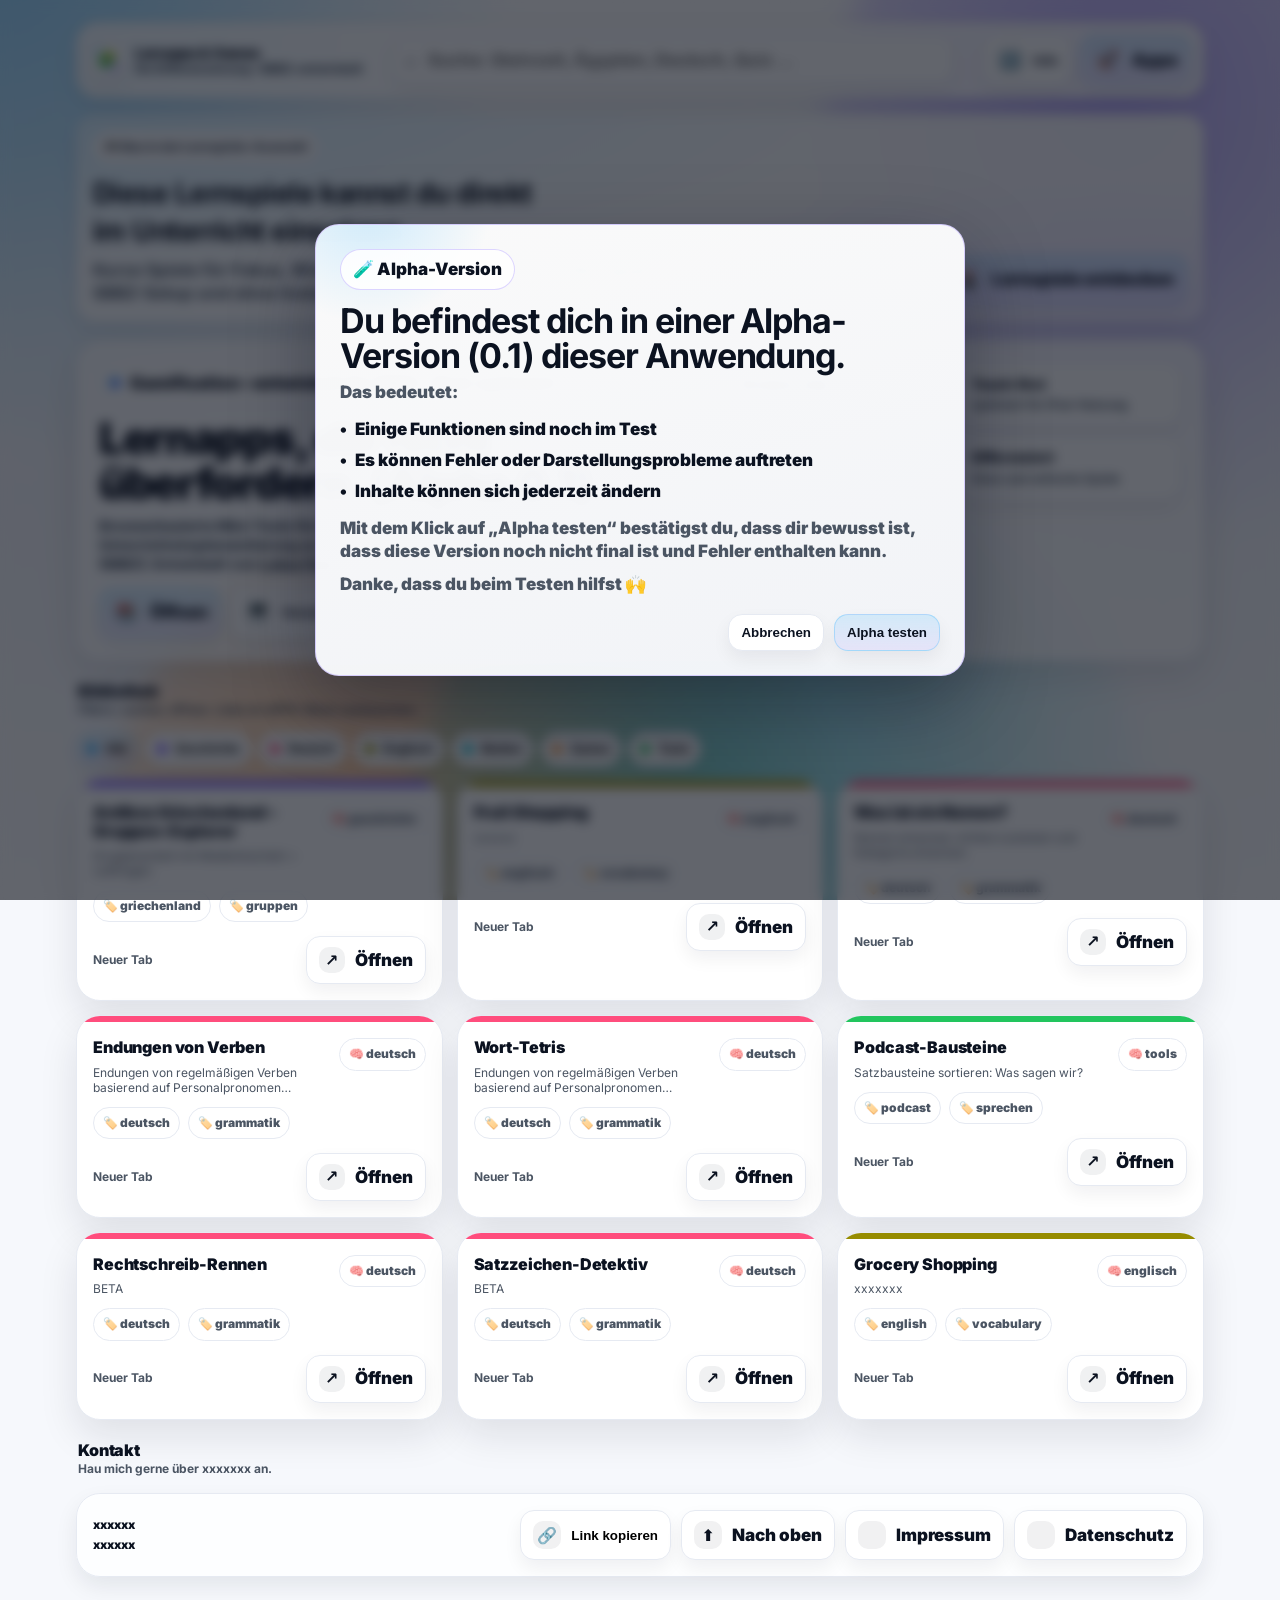
<file: index.html>
<!doctype html>
<html lang="de">
<head>
  <meta charset="utf-8" />
  <meta name="viewport" content="width=device-width,initial-scale=1" />
  <title>Lernapps & Games – SBBZ-Differenzierung</title>

    <link rel="stylesheet" href="style.css" />

</head>

<body>
  <!-- =======================================================
       BACKGROUND LAYER (rein dekorativ)
       ======================================================= -->
  <div class="bg" aria-hidden="true">
    <div class="blob b1"></div>
    <div class="blob b2"></div>
    <div class="blob b3"></div>
    <div class="blob b4"></div>
    <div class="noise"></div>
  </div>

  <div class="wrap">
    <!-- =======================================================
         TOPBAR / HEADER
         ======================================================= -->
    <header class="top">
      <div class="brand" title="Lernapps & Games – SBBZ-Differenzierung">
        <div class="logo">🧩</div>
        <div class="brandText">
          <p class="brandTitle">Lernapps & Games</p>
          <p class="brandSub">für Differenzierung • SBBZ-entwickelt</p>
        </div>
      </div>

      <!-- Suche wird erst ab ~880px eingeblendet -->
      <div class="search" aria-label="Suche">
        <span class="searchIcon">⌕</span>
        <input id="q" type="search" placeholder="Suche: Steinzeit, Ägypten, Deutsch, Quiz …" autocomplete="off">
      </div>

      <div class="btnRow">
        <button class="btn" id="openInfo" type="button">
          <span class="btnIcon">ℹ️</span>Info
        </button>

        <a class="btn btnPrimary" href="#apps">
          <span class="btnIcon">🚀</span>Apps
        </a>
      </div>
    </header>

    <section class="promoBanner" aria-label="Lernspiele Empfehlung">
      <div class="promoBadge">🎮 Neu in der Lernspiele-Auswahl</div>
      <div class="promoContent">
        <div>
          <h2>Diese Lernspiele kannst du direkt im Unterricht einsetzen.</h2>
          <p>Kurze Spiele für Fokus, Wiederholung und motivierende Übungsphasen – passend zum SBBZ-Setup und ohne Installation.</p>
        </div>
        <a class="btn btnPrimary" href="#apps">
          <span class="btnIcon">🕹️</span>Lernspiele entdecken
        </a>
      </div>
    </section>

    <!-- =======================================================
         HERO
         ======================================================= -->
    <section class="hero" aria-label="Einführung">
      <!-- Deko-Punkte (JS generiert) -->
      <div class="floaters" id="floaters" aria-hidden="true"></div>

      <div class="heroGrid">
        <div style="position:relative; z-index:1;">
          <div class="kicker">
            <span class="kdot"></span>
            Gamification • entwickelt für SBBZ • iPad-optimiert
          </div>

          <h1>Lernapps, die nicht überfordern. (Alpha 0.1)</h1>

          <p class="lead">
            Browserbasierte Mini-Tools für Unterricht und Differenzierung.
            Optimiert für die Unterrichtsimplementierung an <b>Sonderpädagogischen Bildungs- und Beratungszentren</b> (SBBZ). Entwickelt von <a href="https://www.lukasflad.de/"></span><u>Lukas Flad</u></a>.
          </p>

          <div class="heroActions">
            <a class="btn btnPrimary" href="#apps">
              <span class="btnIcon">📚</span>Öffnen
            </a>

            <button class="btn" id="btnPreview" type="button">
              <span class="btnIcon">🖥️</span>Vorschau
            </button>
          </div>
        </div>

        <div class="heroSide" aria-label="Highlights" style="position:relative; z-index:1;">
          <div class="miniGrid">
            <div class="mini"><strong>Browser-only</strong><span>keine Installation notwendig</span></div>
            <div class="mini"><strong>Touch-first</strong><span>optimiert für iPad-Nutzung</span></div>
            <div class="mini"><strong>Klares UI</strong><span>keine Reizüberflutung</span></div>
            <div class="mini"><strong>Differenziert</strong><span>Klare und einfache Spiele</span></div>
          </div>
        </div>
      </div>
    </section>

    <!-- =======================================================
         APPS / BIBLIOTHEK
         ======================================================= -->
    <section class="section" id="apps" aria-label="Apps">
      <div class="sectionHead">
        <div>
          <h2>Bibliothek</h2>
          <p>Filtern, suchen, öffnen. Links im APPS-Block austauschen.</p>
        </div>
      </div>

      <div class="chips" role="toolbar" aria-label="Filter">
        <button class="chip" data-filter="all"        data-color="a1" aria-pressed="true"  type="button"><span class="chipDot"></span>Alle</button>
        <button class="chip" data-filter="geschichte" data-color="a2" aria-pressed="false" type="button"><span class="chipDot"></span>Geschichte</button>
        <button class="chip" data-filter="deutsch"    data-color="a3" aria-pressed="false" type="button"><span class="chipDot"></span>Deutsch</button>
        <button class="chip" data-filter="englisch"   data-color="a7" aria-pressed="false" type="button"><span class="chipDot"></span>Englisch</button>
        <button class="chip" data-filter="medien"     data-color="a4" aria-pressed="false" type="button"><span class="chipDot"></span>Medien</button>
        <button class="chip" data-filter="spiele"     data-color="a5" aria-pressed="false" type="button"><span class="chipDot"></span>Games</button>
        <button class="chip" data-filter="tools"      data-color="a6" aria-pressed="false" type="button"><span class="chipDot"></span>Tools</button>
      </div>

      <!-- Hier rendert JS die Karten rein -->
      <div class="gridApps" id="appGrid"></div>
    </section>

    <!-- =======================================================
         KONTAKT / FOOTER
         ======================================================= -->
    <section class="section" id="kontakt" aria-label="Kontakt">
      <div class="sectionHead">
        <div>
          <h2>Kontakt</h2>
          <p>Hau mich gerne über xxxxxxx an.</p>
        </div>
      </div>

      <footer>
        <div class="footLeft">
          <!-- Inline-Style bewusst drin gelassen, weil es nur 1x vorkommt -->
          <div><strong style="color:var(--ink); font-weight:var(--w-bold);">xxxxxx</div>
          <div>xxxxxx</div>
        </div>

        <div class="footRight">
          <button class="linkBtn" id="copyLink" type="button"><span class="btnIcon">🔗</span>Link kopieren</button>
          <a class="linkBtn" href="#apps"><span class="btnIcon">⬆️</span>Nach oben</a>
                    <a class="linkBtn" href="https://www.sbbz.app/impressum.html"><span class="btnIcon"></span>Impressum</a>
                              <a class="linkBtn" href="https://www.sbbz.app/datenschutz.html"><span class="btnIcon"></span>Datenschutz</a>
        </div>
      </footer>
    </section>
  </div>

  <div class="alphaOverlay" id="alphaPopup" role="dialog" aria-modal="true" aria-labelledby="alphaTitle">
    <div class="alphaCard">
      <div class="alphaBadge">🧪 Alpha-Version</div>
      <h2 class="alphaTitle" id="alphaTitle">Du befindest dich in einer Alpha-Version (0.1) dieser Anwendung.</h2>
      <p class="alphaText">Das bedeutet:</p>
      <ul class="alphaList">
        <li>Einige Funktionen sind noch im Test</li>
        <li>Es können Fehler oder Darstellungsprobleme auftreten</li>
        <li>Inhalte können sich jederzeit ändern</li>
      </ul>
      <p class="alphaHint">Mit dem Klick auf „Alpha testen“ bestätigst du, dass dir bewusst ist, dass diese Version noch nicht final ist und Fehler enthalten kann.</p>
      <p class="alphaHint" style="margin-top:10px;">Danke, dass du beim Testen hilfst 🙌</p>

      <div class="alphaActions">
        <button class="btn" id="alphaCancel" type="button">Abbrechen</button>
        <button class="btn btnPrimary" id="alphaConfirm" type="button">Alpha testen</button>
      </div>
    </div>
  </div>

  <!-- =========================================================
       MODAL: Vorschau (IFRAME)
       ========================================================= -->
  <div class="modalOverlay" id="modal" role="dialog" aria-modal="true" aria-label="Vorschau">
    <div class="modalCard">
      <div class="modalTop">
        <p class="modalTitle" id="modalTitle">Vorschau</p>
        <div class="btnRow">
          <button class="btn" id="closeModal" type="button">
            <span class="btnIcon">⬇️</span>Schließen
          </button>
        </div>
      </div>
      <div class="modalBody" id="modalBody"></div>
    </div>
  </div>

  <script>
    /* =========================================================
       1) DATA – HIER DEINE APPS EINTRAGEN
       ---------------------------------------------------------
       title   : Karten-Titel
       desc    : Kurzbeschreibung (max 2 Zeilen sichtbar)
       tags    : kleine Stichworte (max 2 werden angezeigt)
       filter  : muss zu den Filter-Chips passen
       accent  : a1..a6 → steuert die farbige Linie oben
       href    : Ziel-URL beim Öffnen
       preview : URL für Vorschau im Modal (iframe)
       ========================================================= */
    const APPS = [
      {
        title: "Antikes Griechenland – Gruppen-Explorer",
        desc:  "Gruppenarbeit mit Medienkacheln + Leitfragen.",
        tags:  ["griechenland","gruppen"],
        filter:"geschichte",
        accent:"a2",
        href:  "apps/griechenland/index.html"},
      {
        title: "Fruit Shopping",
        desc:  "xxxxxx",
        tags:  ["englisch","vocabulary"],
        filter:"englisch",
        accent:"a7",
        href:  "apps/englisch/fruit-shopping/index.html"},
      {
        title: "Was ist ein Nomen?",
        desc:  "Nomen erkennen: Artikel zuweisen und Kategorie erkennen.",
        tags:  ["deutsch","grammatik"],
        filter:"deutsch",
        accent:"a3",
        href:  "apps/deutsch/nomen-trainieren-1/index.html"},
      {
        title: "Endungen von Verben",
        desc:  "Endungen von regelmäßigen Verben basierend auf Personalpronomen erkennen.",
        tags:  ["deutsch","grammatik"],
        filter:"deutsch",
        accent:"a3",
        href:  "apps/deutsch/verb-endungen-1/index.html"},
      {
        title: "Wort-Tetris",
        desc:  "Endungen von regelmäßigen Verben basierend auf Personalpronomen erkennen.",
        tags:  ["deutsch","grammatik"],
        filter:"deutsch",
        accent:"a3",
        href:  "apps/deutsch/wort-tetris/index.html"},
      {
        title: "Podcast-Bausteine",
        desc:  "Satzbausteine sortieren: Was sagen wir?",
        tags:  ["podcast","sprechen"],
        filter:"tools",
        accent:"a6",
        href:  "apps/medien/podcast-bausteine/index.html"},
         {
        title: "Rechtschreib-Rennen",
        desc:  "BETA",
        tags:  ["deutsch","grammatik"],
        filter:"deutsch",
        accent:"a3",
        href:  "apps/deutsch/rechtschreib-rennen/index.html"},
         {
        title: "Satzzeichen-Detektiv",
        desc:  "BETA",
        tags:  ["deutsch","grammatik"],
        filter:"deutsch",
        accent:"a3",
        href:  "apps/deutsch/satzzeichen-detektiv/index.html"},
      {
        title: "Grocery Shopping",
        desc:  "xxxxxxx",
        tags:  ["english","vocabulary"],
        filter:"englisch",
        accent:"a7",
        href:  "apps/englisch/fruit-aisle/index.html"},
    ];

    /* =========================================================
       2) DOM HOOKS – einmal sauber sammeln, dann unten nutzen
       ========================================================= */
    const ui = {
      grid:       document.getElementById("appGrid"),
      q:          document.getElementById("q"),
      chips:      Array.from(document.querySelectorAll(".chip")),

      modal:        document.getElementById("modal"),
      modalBody:    document.getElementById("modalBody"),
      modalTitle:   document.getElementById("modalTitle"),
      closeModal:   document.getElementById("closeModal"),

      alphaPopup:   document.getElementById("alphaPopup"),
      alphaConfirm: document.getElementById("alphaConfirm"),
      alphaCancel:  document.getElementById("alphaCancel"),

      btnPreview:   document.getElementById("btnPreview"),
      openInfo:     document.getElementById("openInfo"),
      copyLink:     document.getElementById("copyLink"),
    };

    /* =========================================================
       3) STATE – aktueller Filter + Suchbegriff
       ========================================================= */
    const state = {
      filter: "all",
      query:  ""
    };

    const ALPHA_STORAGE_KEY = "alpha-consent-v1";

    /* =========================================================
       4) HELPERS
       ========================================================= */

    /**
     * escapeHtml()
     * -----------
     * Sicherheit: verhindert HTML-Injection in innerHTML.
     * (Gerade wichtig, wenn du später App-Daten aus JSON lädst.)
     */
    function escapeHtml(value){
      return String(value ?? "").replace(/[&<>"']/g, c => ({
        "&":"&amp;",
        "<":"&lt;",
        ">":"&gt;",
        '"':"&quot;",
        "'":"&#039;"
      }[c]));
    }

    function syncScrollLock(){
      const lockNeeded = ui.modal.classList.contains("open") || ui.alphaPopup.classList.contains("open");
      document.body.classList.toggle("noScroll", lockNeeded);
    }

    function showAlphaPopup(){
      if(localStorage.getItem(ALPHA_STORAGE_KEY)) return;
      ui.alphaPopup.classList.add("open");
      syncScrollLock();
    }

    function resolveAlphaPopup(choice){
      localStorage.setItem(ALPHA_STORAGE_KEY, choice);
      ui.alphaPopup.classList.remove("open");
      syncScrollLock();
    }

    /**
     * matches(app)
     * ------------
     * Prüft: passt die App zum Filter UND zur Suche?
     */
    function matches(app){
      const byFilter = (state.filter === "all") || (app.filter === state.filter);
      if(!byFilter) return false;

      const needle = state.query.trim().toLowerCase();
      if(!needle) return true;

      const hay = [app.title, app.desc, ...(app.tags || [])].join(" ").toLowerCase();
      return hay.includes(needle);
    }

    /* =========================================================
       5) RENDERING
       ========================================================= */

    /**
     * render()
     * --------
     * Baut die Kartenliste komplett neu auf.
     * (Für diese Größe ist das einfacher/robuster als diffing.)
     */
    function render(){
      ui.grid.innerHTML = "";

      const list = APPS.filter(matches);

      // Leerer Zustand (keine Treffer)
      if(list.length === 0){
        const empty = document.createElement("div");
        empty.className = "appCard";
        empty.style.gridColumn = "1 / -1";
        empty.innerHTML = `
          <div class="accentLine"></div>
          <div class="appBody">
            <div class="appTop">
              <div>
                <p class="appTitle">Keine Treffer</p>
                <p class="appDesc">Anderer Suchbegriff oder Filter.</p>
              </div>
              <span class="catPill">🔎</span>
            </div>
          </div>
        `;
        ui.grid.appendChild(empty);
        return;
      }

      // Normale Liste
      list.forEach((app, i) => {
        const card = document.createElement("article");
        card.className = "appCard";
        card.style.animationDelay = (i * 0.04) + "s";
        card.setAttribute("data-accent", app.accent || "a1");

        const tags = (app.tags || []).slice(0, 2);
        const tagPills = tags.map(t => `<span class="pill">🏷️ ${escapeHtml(t)}</span>`).join("");

        card.innerHTML = `
          <div class="accentLine"></div>
          <div class="appBody">
            <div class="appTop">
              <div>
                <p class="appTitle">${escapeHtml(app.title)}</p>
                <p class="appDesc">${escapeHtml(app.desc)}</p>
              </div>
              <span class="catPill">🧠 ${escapeHtml(app.filter)}</span>
            </div>

            ${tagPills ? `<div class="pillRow">${tagPills}</div>` : ``}

            <div class="appFooter">
              <span class="hint">Neuer Tab</span>
              <a class="go" href="${escapeHtml(app.href)}" target="_blank" rel="noopener">
                <span class="btnIcon">↗️</span> Öffnen
              </a>
            </div>
          </div>
        `;

        // Click auf Karte: öffnet Vorschau (wenn vorhanden), sonst neue Seite
        card.addEventListener("click", (e) => {
          // Wenn der Klick wirklich auf dem Link war: Link soll normal funktionieren
          const a = e.target.closest("a");
          if(a) return;

          if(app.preview){
            openPreview(app);
          }else if(app.href && app.href !== "#"){
            window.open(app.href, "_blank", "noopener");
          }
        });

        ui.grid.appendChild(card);
      });
    }

    /**
     * setFilter(val)
     * --------------
     * Setzt den aktiven Filter und aktualisiert aria-pressed.
     */
    function setFilter(val){
      state.filter = val;
      ui.chips.forEach(btn => {
        btn.setAttribute("aria-pressed", String(btn.dataset.filter === val));
      });
      render();
    }

    /* =========================================================
       6) MODAL (Vorschau)
       ========================================================= */

    function openPreview(app){
      ui.modalTitle.textContent = app.title || "Vorschau";
      ui.modalBody.innerHTML = "";

      const iframe = document.createElement("iframe");
      iframe.className = "modalFrame";
      iframe.src = app.preview;
      iframe.setAttribute("title", app.title || "Vorschau");

      ui.modalBody.appendChild(iframe);

      ui.modal.classList.add("open");
      syncScrollLock();
    }

    function closePreview(){
      ui.modalBody.innerHTML = "";
      ui.modal.classList.remove("open");
      syncScrollLock();
    }

    /* =========================================================
       7) EVENTS (einmal zentral verdrahten)
       ========================================================= */

    // Filter-Chips
    ui.chips.forEach(btn => btn.addEventListener("click", () => setFilter(btn.dataset.filter)));

    // Suche (nur sichtbar auf Desktop, aber Input existiert trotzdem)
    ui.q?.addEventListener("input", () => {
      state.query = ui.q.value;
      render();
    });

    // "Vorschau" im Hero: nimmt die erste App mit preview
    ui.btnPreview.addEventListener("click", () => {
      const first = APPS.find(a => a.preview);
      if(first) openPreview(first);
    });

    // Info-Button: absichtlich simpel (kannst du später als Modal ausbauen)
    ui.openInfo.addEventListener("click", () => {
      alert(
        "Portal für Lernapps & Games (SBBZ/Differenzierung).\n\n" +
        "• Suche: Titel + Kurztext + Tags\n" +
        "• Filter: Chips\n" +
        "• Links: APPS-Array im Code"
      );
    });

    // Link kopieren
    ui.copyLink.addEventListener("click", async () => {
      try{
        await navigator.clipboard.writeText(location.href);
        ui.copyLink.innerHTML = '<span class="btnIcon">✅</span> Kopiert';
        setTimeout(() => {
          ui.copyLink.innerHTML = '<span class="btnIcon">🔗</span> Link kopieren';
        }, 900);
      }catch(err){
        alert("Kopieren hat nicht geklappt.");
      }
    });

    ui.alphaConfirm.addEventListener("click", () => resolveAlphaPopup("accepted"));
    ui.alphaCancel.addEventListener("click", () => resolveAlphaPopup("cancelled"));

    // Modal schließen (Button, Overlay-Klick, ESC)
    ui.closeModal.addEventListener("click", closePreview);
    ui.modal.addEventListener("click", (e) => { if(e.target === ui.modal) closePreview(); });
    window.addEventListener("keydown", (e) => {
      if(e.key !== "Escape") return;
      if(ui.modal.classList.contains("open")) closePreview();
      else if(ui.alphaPopup.classList.contains("open")) resolveAlphaPopup("cancelled");
    });

    /* =========================================================
       8) KLEINE HERO-SPIELEREI: Floating Dots + sanftes Parallax
       ========================================================= */
    (function initFloaters(){
      const host = document.getElementById("floaters");
      if(!host) return;

      const N = 9;          // Anzahl Punkte (nicht zu viele)
      const strength = 10;  // max Parallax-Verschiebung in px
      const dots = [];

      // Punkte erstellen
      for(let i=0; i<N; i++){
        const d = document.createElement("div");
        d.className = "floater";

        // random Position innerhalb des Hero
        const x = 8 + Math.random() * 84;   // %
        const y = 12 + Math.random() * 70;  // %

        d.style.left = x + "%";
        d.style.top  = y + "%";

        // Animation etwas variieren (wirkt natürlicher)
        d.style.animationDuration = (5.8 + Math.random() * 5.5) + "s";
        d.style.animationDelay    = (-Math.random() * 4.0) + "s";
        d.style.opacity           = (0.45 + Math.random() * 0.35).toFixed(2);

        host.appendChild(d);
        dots.push(d);
      }

      // Parallax: sehr dezent, nur via requestAnimationFrame
      let tx = 0, ty = 0;
      let raf = null;

      function onMove(clientX, clientY){
        const r = host.getBoundingClientRect();
        const cx = r.left + r.width / 2;
        const cy = r.top  + r.height / 2;
        tx = ((clientX - cx) / r.width)  * strength;
        ty = ((clientY - cy) / r.height) * strength;
      }

      function tick(){
        raf = null;
        dots.forEach((d, i) => {
          const k = (i % 3 + 1) / 3; // leichte Streuung
          d.style.marginLeft = (tx * k) + "px";
          d.style.marginTop  = (ty * k) + "px";
        });
      }

      function requestTick(){
        if(raf) return;
        raf = requestAnimationFrame(tick);
      }

      window.addEventListener("mousemove", (e) => {
        onMove(e.clientX, e.clientY);
        requestTick();
      }, { passive:true });

      window.addEventListener("touchmove", (e) => {
        if(!e.touches || !e.touches[0]) return;
        onMove(e.touches[0].clientX, e.touches[0].clientY);
        requestTick();
      }, { passive:true });
    })();

    /* =========================================================
       9) INIT
       ========================================================= */
    render();
    showAlphaPopup();
  </script>
</body>
</html>
</file>
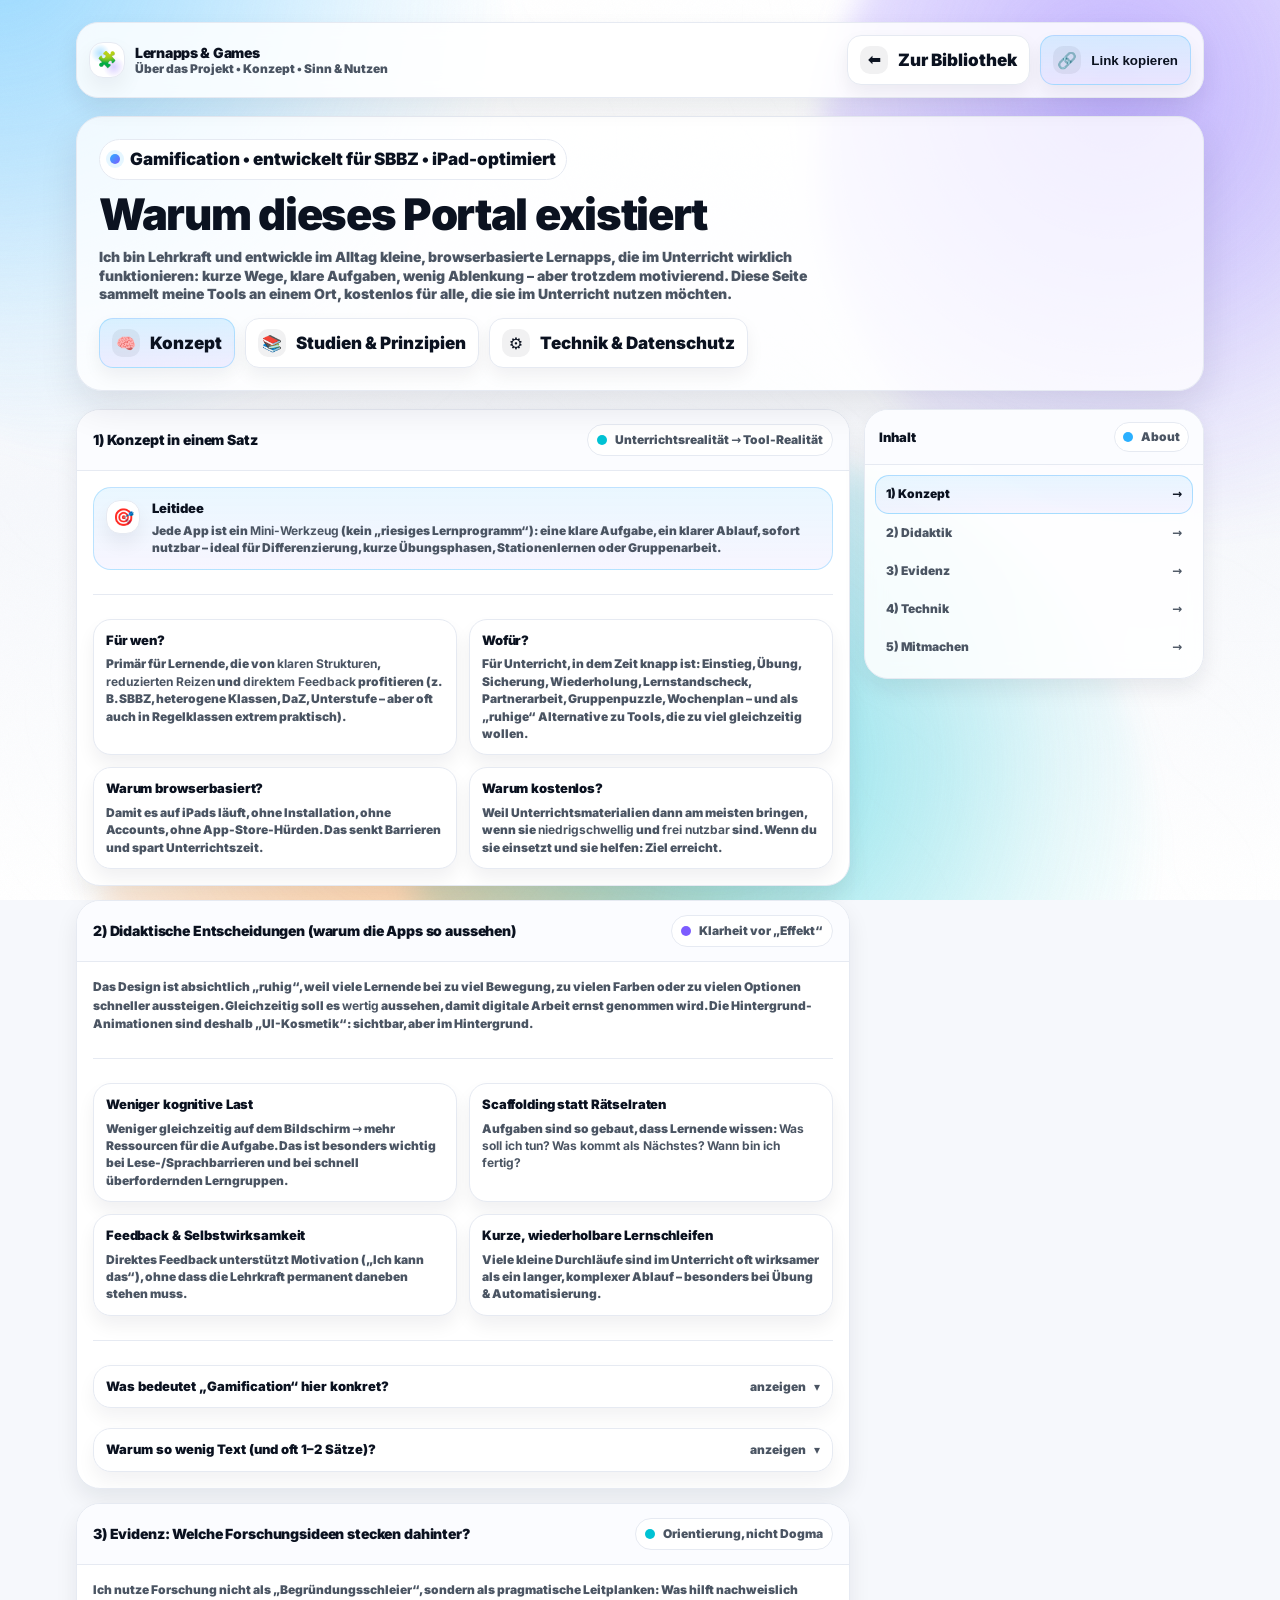
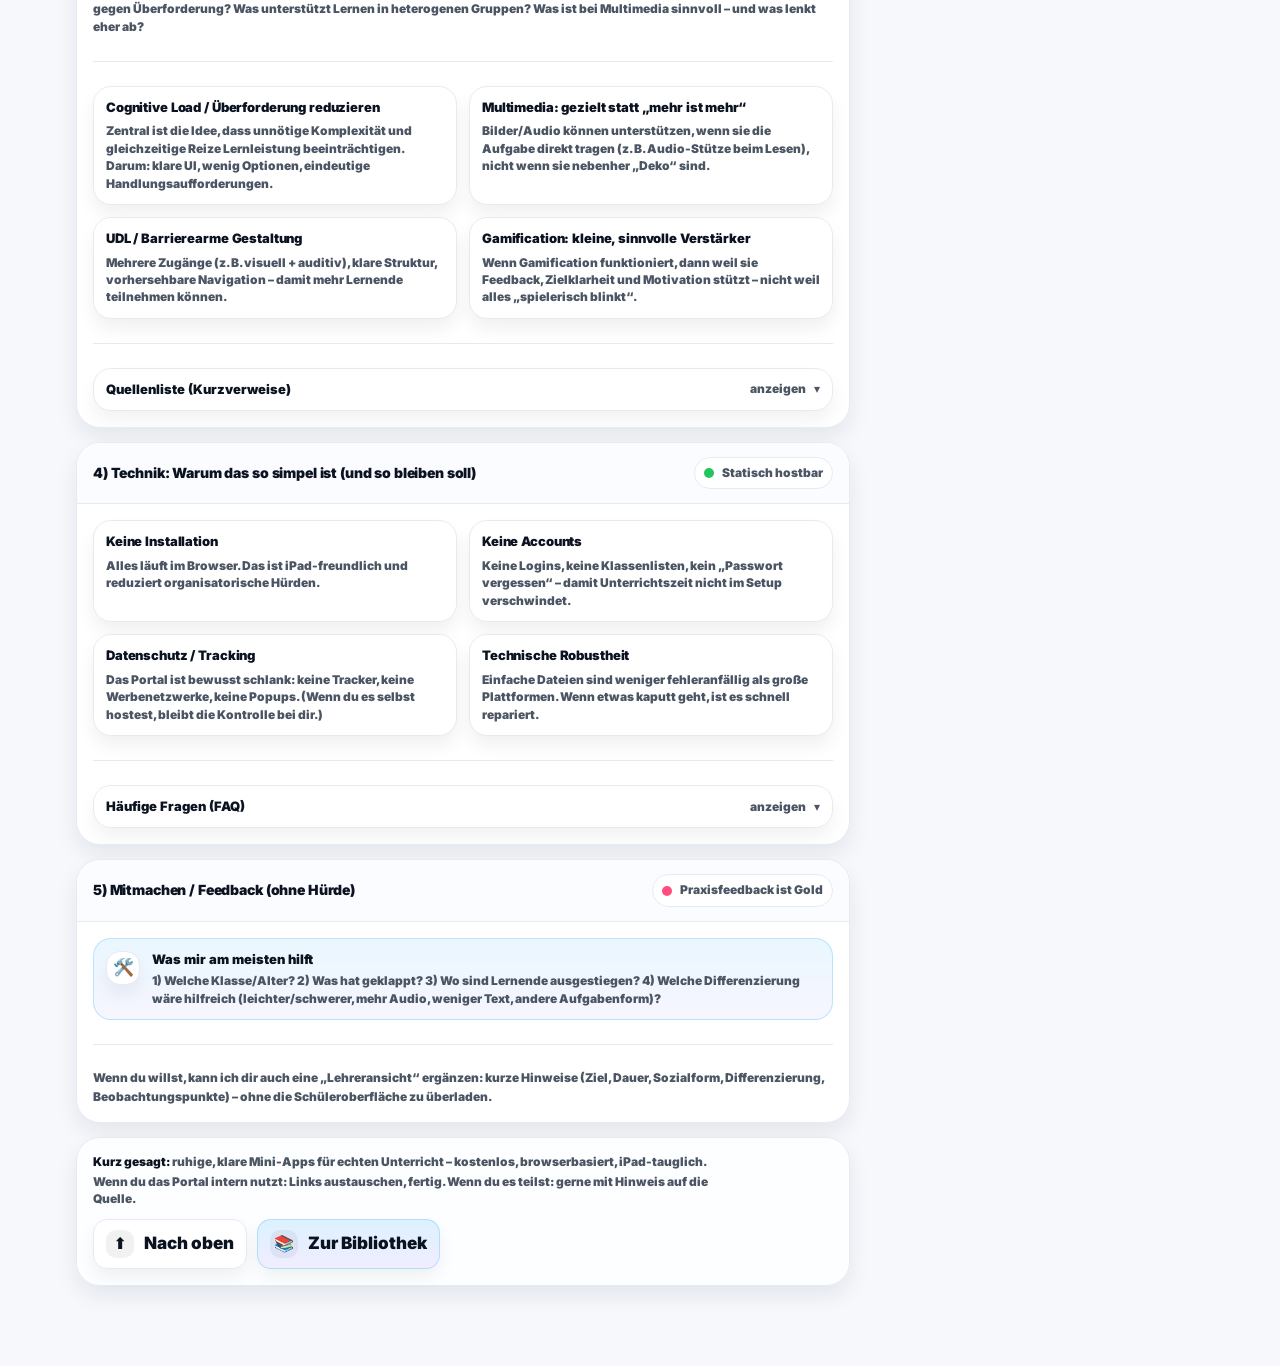
<file: about.html>
<!doctype html>
<html lang="de">
<head>
  <meta charset="utf-8" />
  <meta name="viewport" content="width=device-width,initial-scale=1" />
  <title>Über das Projekt – Lernapps & Games</title>

    <link rel="stylesheet" href="style.css" />

</head>

<body>
  <!-- Hintergrund-Layer -->
  <div class="bg" aria-hidden="true">
    <div class="blob b1"></div>
    <div class="blob b2"></div>
    <div class="blob b3"></div>
    <div class="blob b4"></div>
    <div class="noise"></div>
  </div>

  <div class="wrap">

    <header class="top">
      <div class="brand" title="Lernapps & Games – SBBZ-Differenzierung">
        <div class="logo">🧩</div>
        <div class="brandText">
          <p class="brandTitle">Lernapps & Games</p>
          <p class="brandSub">Über das Projekt • Konzept • Sinn & Nutzen</p>
        </div>
      </div>

      <div class="btnRow">
        <a class="btn" href="index.html"><span class="btnIcon">⬅️</span>Zur Bibliothek</a>
        <button class="btn btnPrimary" id="copyLink" type="button"><span class="btnIcon">🔗</span>Link kopieren</button>
      </div>
    </header>

    <section class="hero" aria-label="Überblick">
      <div class="kicker"><span class="kdot"></span> Gamification • entwickelt für SBBZ • iPad-optimiert</div>
      <h1>Warum dieses Portal existiert</h1>
      <p class="lead">
        Ich bin Lehrkraft und entwickle im Alltag kleine, browserbasierte Lernapps, die im Unterricht wirklich funktionieren:
        kurze Wege, klare Aufgaben, wenig Ablenkung – aber trotzdem motivierend. Diese Seite sammelt meine Tools an einem Ort,
        kostenlos für alle, die sie im Unterricht nutzen möchten.
      </p>

      <div class="heroActions">
        <a class="btn btnPrimary" href="#konzept"><span class="btnIcon">🧠</span>Konzept</a>
        <a class="btn" href="#evidenz"><span class="btnIcon">📚</span>Studien & Prinzipien</a>
        <a class="btn" href="#technik"><span class="btnIcon">⚙️</span>Technik & Datenschutz</a>
      </div>
    </section>

    <div class="layout">
      <!-- MAIN -->
      <main>

        <section class="card" id="konzept" aria-label="Konzept">
          <div class="cardHead">
            <h2>1) Konzept in einem Satz</h2>
            <span class="pill"><span class="pillDot"></span> Unterrichtsrealität → Tool-Realität</span>
          </div>
          <div class="cardBody">
            <div class="callout">
              <div class="callIcon">🎯</div>
              <div>
                <strong>Leitidee</strong>
                <p>
                  Jede App ist ein <b>Mini-Werkzeug</b> (kein „riesiges Lernprogramm“): eine klare Aufgabe, ein klarer Ablauf,
                  sofort nutzbar – ideal für Differenzierung, kurze Übungsphasen, Stationenlernen oder Gruppenarbeit.
                </p>
              </div>
            </div>

            <div class="hr"></div>

            <div class="grid2">
              <div class="miniCard">
                <strong>Für wen?</strong>
                <p>
                  Primär für Lernende, die von <b>klaren Strukturen</b>, <b>reduzierten Reizen</b> und <b>direktem Feedback</b> profitieren
                  (z. B. SBBZ, heterogene Klassen, DaZ, Unterstufe – aber oft auch in Regelklassen extrem praktisch).
                </p>
              </div>
              <div class="miniCard">
                <strong>Wofür?</strong>
                <p>
                  Für Unterricht, in dem Zeit knapp ist: Einstieg, Übung, Sicherung, Wiederholung, Lernstandscheck,
                  Partnerarbeit, Gruppenpuzzle, Wochenplan – und als „ruhige“ Alternative zu Tools, die zu viel gleichzeitig wollen.
                </p>
              </div>
              <div class="miniCard">
                <strong>Warum browserbasiert?</strong>
                <p>
                  Damit es auf iPads läuft, ohne Installation, ohne Accounts, ohne App-Store-Hürden.
                  Das senkt Barrieren und spart Unterrichtszeit.
                </p>
              </div>
              <div class="miniCard">
                <strong>Warum kostenlos?</strong>
                <p>
                  Weil Unterrichtsmaterialien dann am meisten bringen, wenn sie <b>niedrigschwellig</b> und <b>frei nutzbar</b> sind.
                  Wenn du sie einsetzt und sie helfen: Ziel erreicht.
                </p>
              </div>
            </div>
          </div>
        </section>

        <section class="card" id="didaktik" aria-label="Didaktische Entscheidungen" style="margin-top:14px;">
          <div class="cardHead">
            <h2>2) Didaktische Entscheidungen (warum die Apps so aussehen)</h2>
            <span class="pill"><span class="pillDot" style="background:var(--a2)"></span> Klarheit vor „Effekt“</span>
          </div>
          <div class="cardBody">
            <p style="margin:0; color:var(--muted); font-weight:750; font-size:12px; line-height:1.55;">
              Das Design ist absichtlich „ruhig“, weil viele Lernende bei zu viel Bewegung, zu vielen Farben oder zu vielen Optionen
              schneller aussteigen. Gleichzeitig soll es <b>wertig</b> aussehen, damit digitale Arbeit ernst genommen wird.
              Die Hintergrund-Animationen sind deshalb „UI-Kosmetik“: sichtbar, aber im Hintergrund.
            </p>

            <div class="hr"></div>

            <div class="grid2">
              <div class="miniCard">
                <strong>Weniger kognitive Last</strong>
                <p>
                  Weniger gleichzeitig auf dem Bildschirm → mehr Ressourcen für die Aufgabe.
                  Das ist besonders wichtig bei Lese-/Sprachbarrieren und bei schnell überfordernden Lerngruppen.
                </p>
              </div>
              <div class="miniCard">
                <strong>Scaffolding statt Rätselraten</strong>
                <p>
                  Aufgaben sind so gebaut, dass Lernende wissen: <b>Was soll ich tun?</b> <b>Was kommt als Nächstes?</b>
                  <b>Wann bin ich fertig?</b>
                </p>
              </div>
              <div class="miniCard">
                <strong>Feedback & Selbstwirksamkeit</strong>
                <p>
                  Direktes Feedback unterstützt Motivation („Ich kann das“), ohne dass die Lehrkraft permanent daneben stehen muss.
                </p>
              </div>
              <div class="miniCard">
                <strong>Kurze, wiederholbare Lernschleifen</strong>
                <p>
                  Viele kleine Durchläufe sind im Unterricht oft wirksamer als ein langer, komplexer Ablauf – besonders bei Übung & Automatisierung.
                </p>
              </div>
            </div>

            <div class="hr"></div>

            <details>
              <summary>
                Was bedeutet „Gamification“ hier konkret?
                <span class="sumRight">anzeigen <span aria-hidden="true">▾</span></span>
              </summary>
              <div class="detailsBody">
                Gamification heißt hier nicht „laut und bunt“, sondern: klare Ziele, sichtbarer Fortschritt, sofortiges Feedback,
                kleine Erfolgsmomente und Aufgaben, die sich wie ein Mini-Spiel anfühlen.
                Es geht um <b>Motivation durch Struktur</b> – nicht um Dauerbespaßung.
              </div>
            </details>

            <details>
              <summary>
                Warum so wenig Text (und oft 1–2 Sätze)?
                <span class="sumRight">anzeigen <span aria-hidden="true">▾</span></span>
              </summary>
              <div class="detailsBody">
                Viele Lernende verlieren bei langen Erklärungen den Einstieg. Kurze Sätze, klare Verben und ein sichtbarer „Nächster Schritt“
                erhöhen die Wahrscheinlichkeit, dass Lernende <b>selbstständig starten</b>.
                Lange Hintergründe gehören eher in die Lehrerperspektive – nicht in die Schüleroberfläche.
              </div>
            </details>
          </div>
        </section>

        <section class="card" id="evidenz" aria-label="Evidenz & Studien" style="margin-top:14px;">
          <div class="cardHead">
            <h2>3) Evidenz: Welche Forschungsideen stecken dahinter?</h2>
            <span class="pill"><span class="pillDot" style="background:var(--a4)"></span> Orientierung, nicht Dogma</span>
          </div>
          <div class="cardBody">
            <p style="margin:0; color:var(--muted); font-weight:750; font-size:12px; line-height:1.55;">
              Ich nutze Forschung nicht als „Begründungsschleier“, sondern als pragmatische Leitplanken:
              Was hilft nachweislich gegen Überforderung? Was unterstützt Lernen in heterogenen Gruppen?
              Was ist bei Multimedia sinnvoll – und was lenkt eher ab?
            </p>

            <div class="hr"></div>

            <div class="grid2">
              <div class="miniCard">
                <strong>Cognitive Load / Überforderung reduzieren</strong>
                <p>
                  Zentral ist die Idee, dass unnötige Komplexität und gleichzeitige Reize Lernleistung beeinträchtigen.
                  Darum: klare UI, wenig Optionen, eindeutige Handlungsaufforderungen.
                </p>
              </div>
              <div class="miniCard">
                <strong>Multimedia: gezielt statt „mehr ist mehr“</strong>
                <p>
                  Bilder/Audio können unterstützen, wenn sie die Aufgabe direkt tragen (z. B. Audio-Stütze beim Lesen),
                  nicht wenn sie nebenher „Deko“ sind.
                </p>
              </div>
              <div class="miniCard">
                <strong>UDL / Barrierearme Gestaltung</strong>
                <p>
                  Mehrere Zugänge (z. B. visuell + auditiv), klare Struktur, vorhersehbare Navigation – damit mehr Lernende teilnehmen können.
                </p>
              </div>
              <div class="miniCard">
                <strong>Gamification: kleine, sinnvolle Verstärker</strong>
                <p>
                  Wenn Gamification funktioniert, dann weil sie Feedback, Zielklarheit und Motivation stützt – nicht weil alles „spielerisch blinkt“.
                </p>
              </div>
            </div>

            <div class="hr"></div>

            <details>
              <summary>
                Quellenliste (Kurzverweise)
                <span class="sumRight">anzeigen <span aria-hidden="true">▾</span></span>
              </summary>
              <div class="detailsBody">
                <div class="list" role="list">
                  <div class="li" role="listitem">
                    <strong>Cognitive Load Theory (Grundlage)</strong>
                    <span>Sweller, J. (1988). Cognitive load during problem solving: Effects on learning. <i>Cognitive Science</i>, 12, 257–285.</span>
                  </div>
                  <div class="li" role="listitem">
                    <strong>Multimedia Learning (Prinzipien)</strong>
                    <span>Mayer, R. E. (2009). <i>Multimedia Learning</i>. Cambridge University Press.</span>
                  </div>
                  <div class="li" role="listitem">
                    <strong>UDL Guidelines (barrierearme Lernzugänge)</strong>
                    <span>CAST (2024). <i>Universal Design for Learning Guidelines 3.0</i>.</span>
                  </div>
                  <div class="li" role="listitem">
                    <strong>Gamification / Game-based Learning (Meta-Analyse, Beispiel)</strong>
                    <span>Wiley (2022). Meta-Analysis: Effects of gamification & game-based learning on achievement and motivation (Überblicksstudie).</span>
                  </div>
                </div>

                <div class="hr"></div>

                <p style="margin:0;">
                  Hinweis: Die Apps sind bewusst „praxisnah“: Forschung liefert Richtung, aber im Alltag zählen Testläufe im Unterricht,
                  Beobachtung, Anpassung und Differenzierung.
                </p>
              </div>
            </details>
          </div>
        </section>

        <section class="card" id="technik" aria-label="Technik & Datenschutz" style="margin-top:14px;">
          <div class="cardHead">
            <h2>4) Technik: Warum das so simpel ist (und so bleiben soll)</h2>
            <span class="pill"><span class="pillDot" style="background:var(--a6)"></span> Statisch hostbar</span>
          </div>
          <div class="cardBody">
            <div class="grid2">
              <div class="miniCard">
                <strong>Keine Installation</strong>
                <p>
                  Alles läuft im Browser. Das ist iPad-freundlich und reduziert organisatorische Hürden.
                </p>
              </div>
              <div class="miniCard">
                <strong>Keine Accounts</strong>
                <p>
                  Keine Logins, keine Klassenlisten, kein „Passwort vergessen“ – damit Unterrichtszeit nicht im Setup verschwindet.
                </p>
              </div>
              <div class="miniCard">
                <strong>Datenschutz / Tracking</strong>
                <p>
                  Das Portal ist bewusst schlank: keine Tracker, keine Werbenetzwerke, keine Popups.
                  (Wenn du es selbst hostest, bleibt die Kontrolle bei dir.)
                </p>
              </div>
              <div class="miniCard">
                <strong>Technische Robustheit</strong>
                <p>
                  Einfache Dateien sind weniger fehleranfällig als große Plattformen. Wenn etwas kaputt geht, ist es schnell repariert.
                </p>
              </div>
            </div>

            <div class="hr"></div>

            <details>
              <summary>
                Häufige Fragen (FAQ)
                <span class="sumRight">anzeigen <span aria-hidden="true">▾</span></span>
              </summary>
              <div class="detailsBody">
                <div class="list" role="list">
                  <div class="li" role="listitem">
                    <strong>Kann ich Links/Apps austauschen?</strong>
                    <span>Ja. Im Startseiten-Code gibt es das APPS-Array. Dort ersetzt du Titel, Link, Tags, Kategorie.</span>
                  </div>
                  <div class="li" role="listitem">
                    <strong>Kann ich es auf GitHub Pages hosten?</strong>
                    <span>Ja. Das Layout ist darauf ausgelegt, statisch zu funktionieren.</span>
                  </div>
                  <div class="li" role="listitem">
                    <strong>Kann ich eine App leichter/schwerer haben?</strong>
                    <span>Ja – genau dafür ist das Projekt gedacht: Varianten nach Bedarf (Differenzierung).</span>
                  </div>
                </div>
              </div>
            </details>
          </div>
        </section>

        <section class="card" id="mitmachen" aria-label="Mitmachen" style="margin-top:14px;">
          <div class="cardHead">
            <h2>5) Mitmachen / Feedback (ohne Hürde)</h2>
            <span class="pill"><span class="pillDot" style="background:var(--a3)"></span> Praxisfeedback ist Gold</span>
          </div>
          <div class="cardBody">
            <div class="callout">
              <div class="callIcon">🛠️</div>
              <div>
                <strong>Was mir am meisten hilft</strong>
                <p>
                  1) Welche Klasse/Alter? 2) Was hat geklappt? 3) Wo sind Lernende ausgestiegen?
                  4) Welche Differenzierung wäre hilfreich (leichter/schwerer, mehr Audio, weniger Text, andere Aufgabenform)?
                </p>
              </div>
            </div>

            <div class="hr"></div>

            <p style="margin:0; color:var(--muted); font-weight:750; font-size:12px; line-height:1.55;">
              Wenn du willst, kann ich dir auch eine „Lehreransicht“ ergänzen:
              kurze Hinweise (Ziel, Dauer, Sozialform, Differenzierung, Beobachtungspunkte) – ohne die Schüleroberfläche zu überladen.
            </p>
          </div>
        </section>

        <footer>
          <div class="footLeft">
            <div><strong style="color:var(--ink); font-weight:950;">Kurz gesagt:</strong> ruhige, klare Mini-Apps für echten Unterricht – kostenlos, browserbasiert, iPad-tauglich.</div>
            <div>Wenn du das Portal intern nutzt: Links austauschen, fertig. Wenn du es teilst: gerne mit Hinweis auf die Quelle.</div>
          </div>
          <div class="footRight">
            <a class="btn" href="#konzept"><span class="btnIcon">⬆️</span>Nach oben</a>
            <a class="btn btnPrimary" href="index.html"><span class="btnIcon">📚</span>Zur Bibliothek</a>
          </div>
        </footer>

      </main>

      <!-- TOC -->
      <aside class="toc" aria-label="Inhaltsverzeichnis">
        <div class="tocHead">
          <strong>Inhalt</strong>
          <span class="pill" style="padding:6px 8px;"><span class="pillDot" style="background:var(--a1)"></span> About</span>
        </div>
        <div class="tocBody">
          <a href="#konzept" data-toc="konzept"><span>1) Konzept</span><span aria-hidden="true">→</span></a>
          <a href="#didaktik" data-toc="didaktik"><span>2) Didaktik</span><span aria-hidden="true">→</span></a>
          <a href="#evidenz" data-toc="evidenz"><span>3) Evidenz</span><span aria-hidden="true">→</span></a>
          <a href="#technik" data-toc="technik"><span>4) Technik</span><span aria-hidden="true">→</span></a>
          <a href="#mitmachen" data-toc="mitmachen"><span>5) Mitmachen</span><span aria-hidden="true">→</span></a>
        </div>
      </aside>
    </div>
  </div>

  <script>
    // Smooth-ish scroll ohne Overkill
    document.querySelectorAll('a[href^="#"]').forEach(a => {
      a.addEventListener("click", (e) => {
        const id = a.getAttribute("href");
        if(!id || id === "#") return;
        const el = document.querySelector(id);
        if(!el) return;
        e.preventDefault();
        el.scrollIntoView({ behavior: "smooth", block: "start" });
        history.replaceState(null, "", id);
      });
    });

    // TOC highlight
    const tocLinks = Array.from(document.querySelectorAll(".toc a[data-toc]"));
    const sections = tocLinks
      .map(a => document.getElementById(a.getAttribute("data-toc")))
      .filter(Boolean);

    function setCurrent(id){
      tocLinks.forEach(a => {
        const on = a.getAttribute("data-toc") === id;
        a.setAttribute("aria-current", on ? "true" : "false");
      });
    }

    const io = new IntersectionObserver((entries) => {
      const visible = entries
        .filter(e => e.isIntersecting)
        .sort((a,b) => b.intersectionRatio - a.intersectionRatio)[0];
      if(visible && visible.target && visible.target.id){
        setCurrent(visible.target.id);
      }
    }, { root: null, threshold: [0.18, 0.25, 0.35] });

    sections.forEach(s => io.observe(s));
    setCurrent("konzept");

    // Link kopieren
    const copyBtn = document.getElementById("copyLink");
    copyBtn?.addEventListener("click", async () => {
      try{
        await navigator.clipboard.writeText(location.href);
        copyBtn.innerHTML = '<span class="btnIcon">✅</span> Kopiert';
        setTimeout(() => copyBtn.innerHTML = '<span class="btnIcon">🔗</span>Link kopieren', 900);
      }catch(e){
        alert("Kopieren hat nicht geklappt.");
      }
    });
  </script>
</body>
</html>
</file>
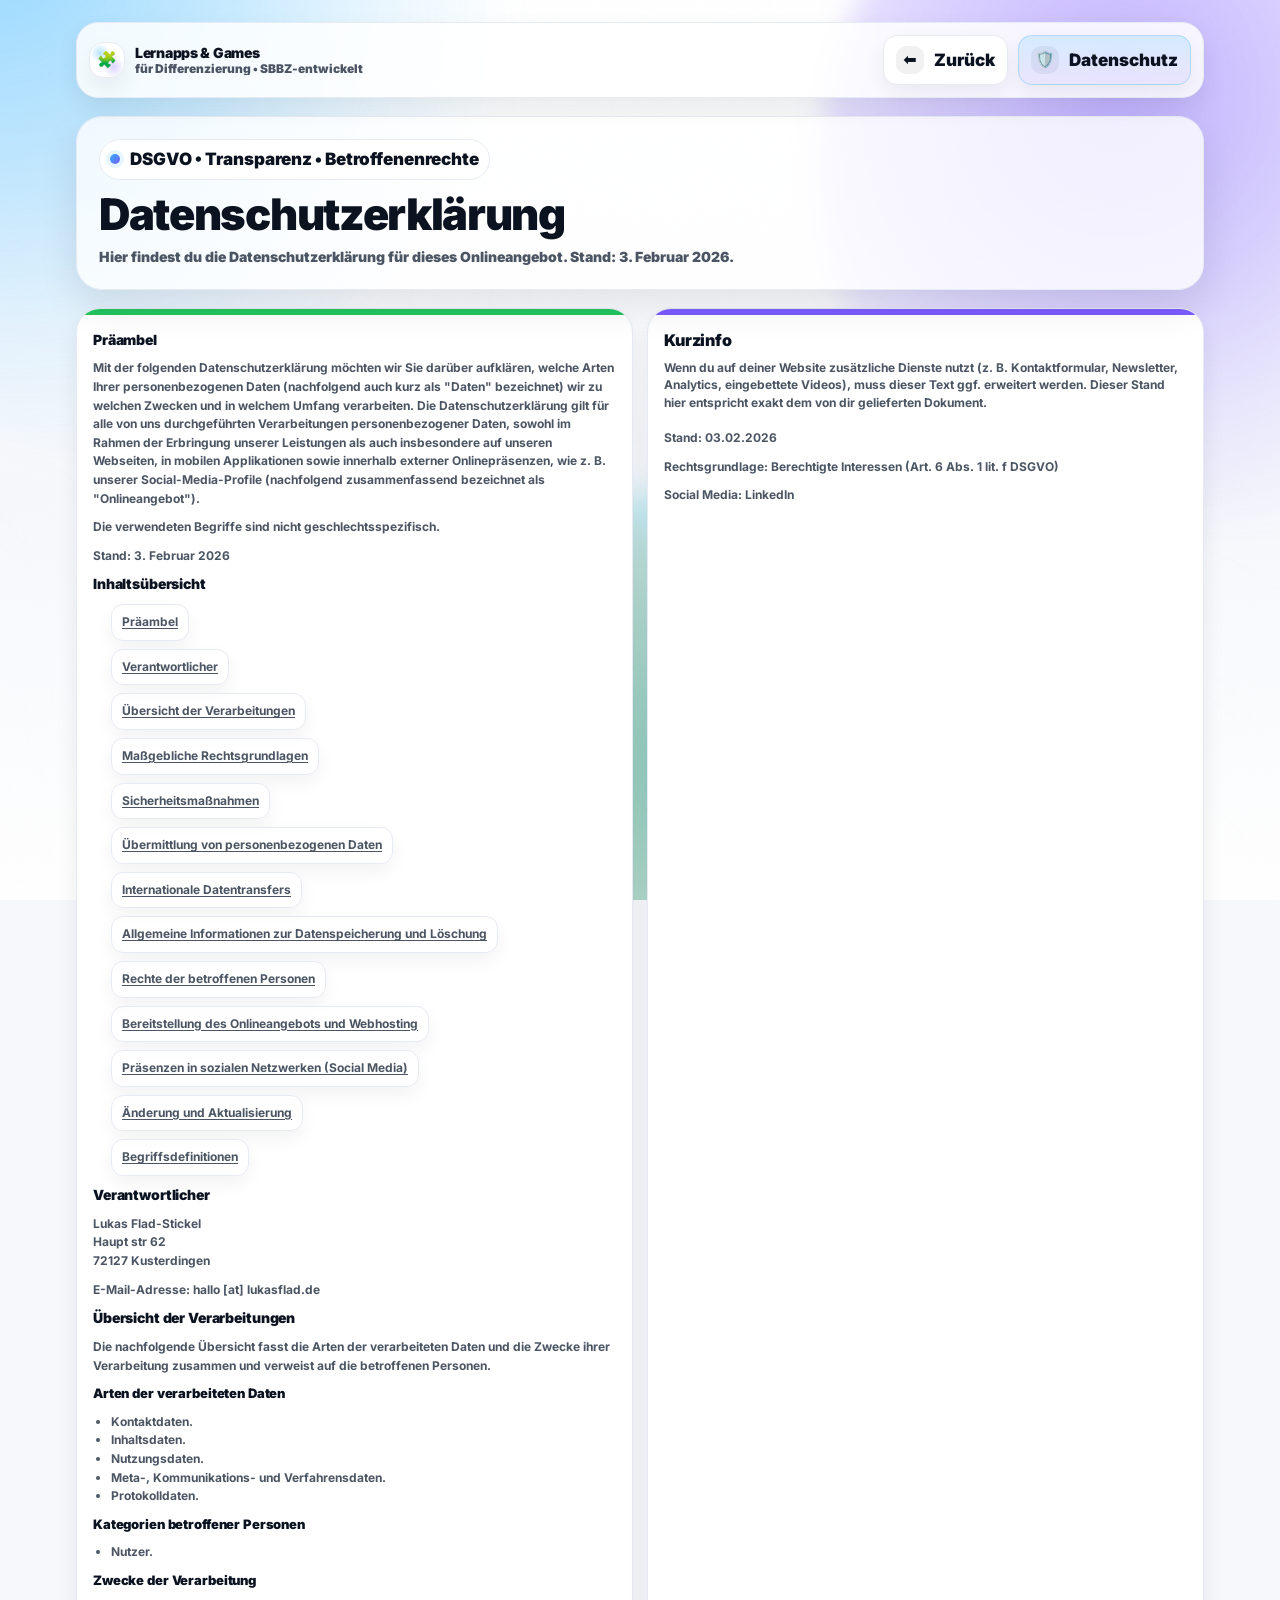
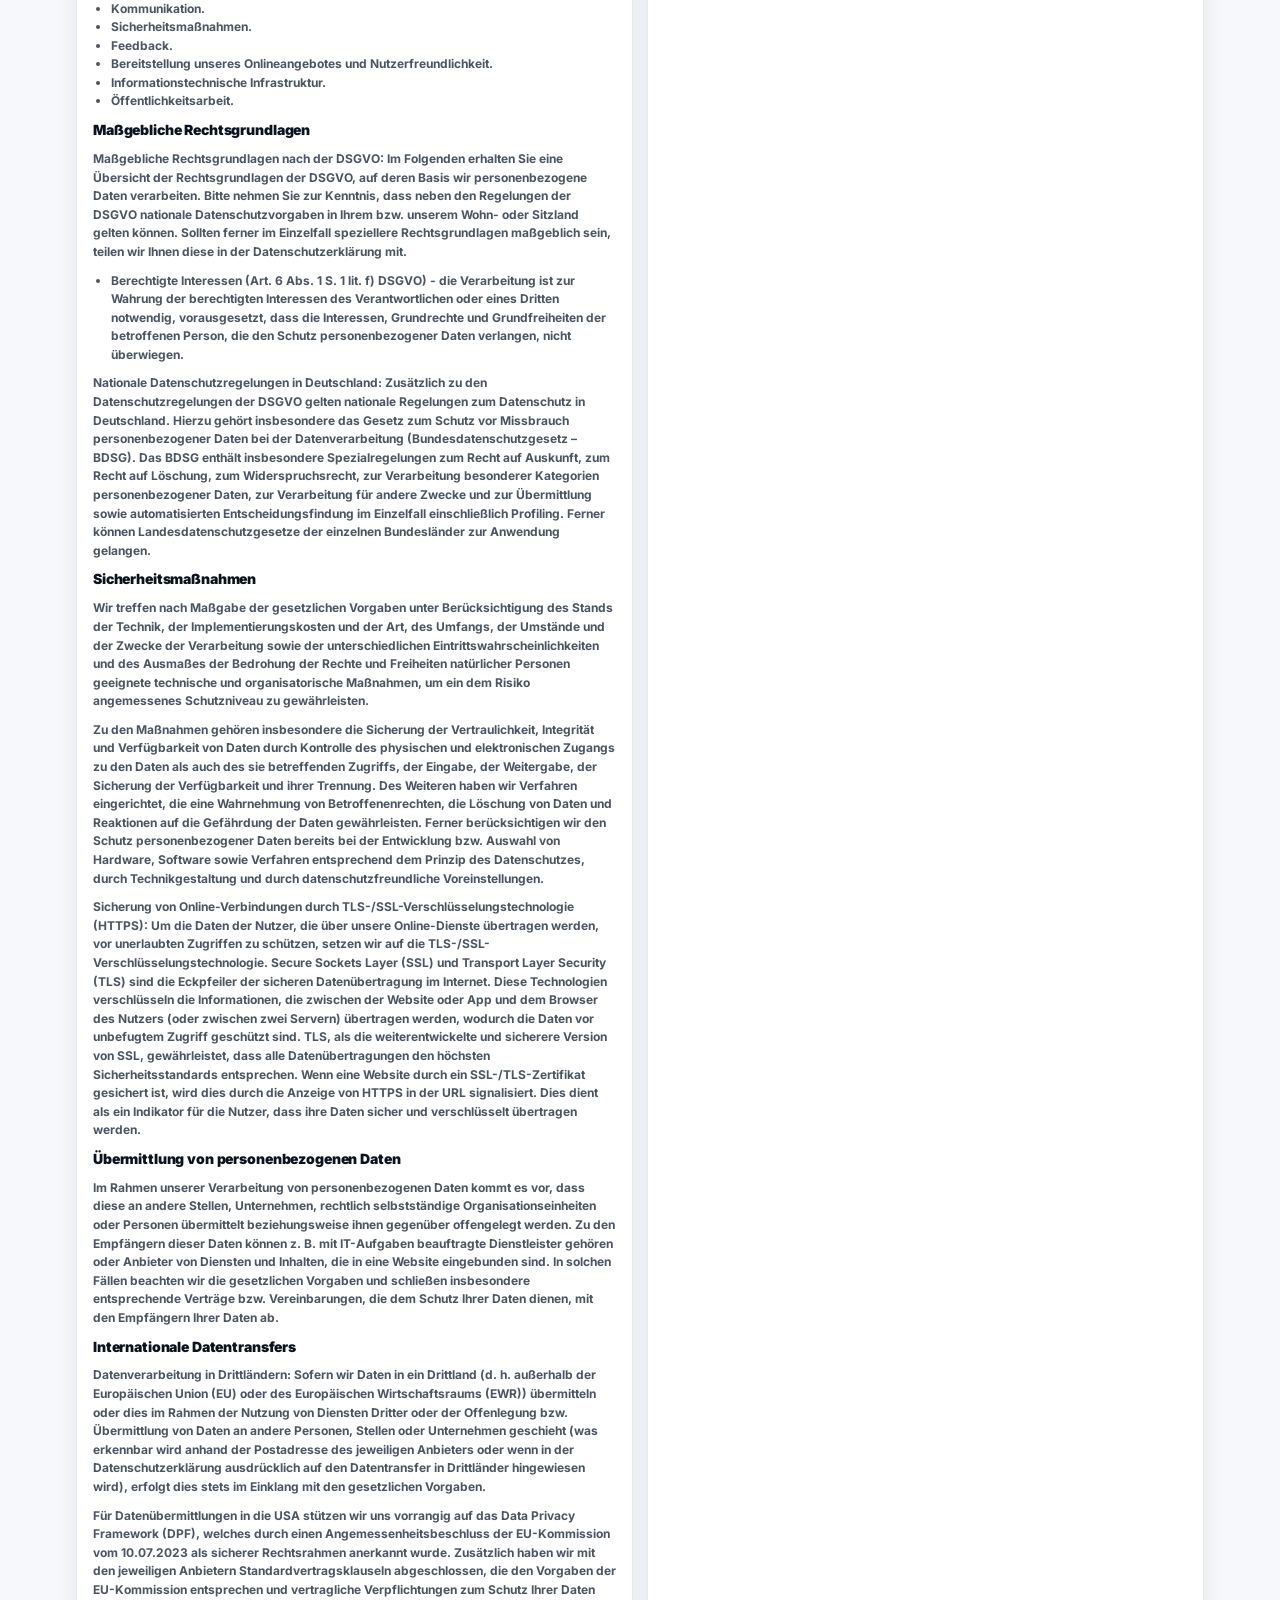
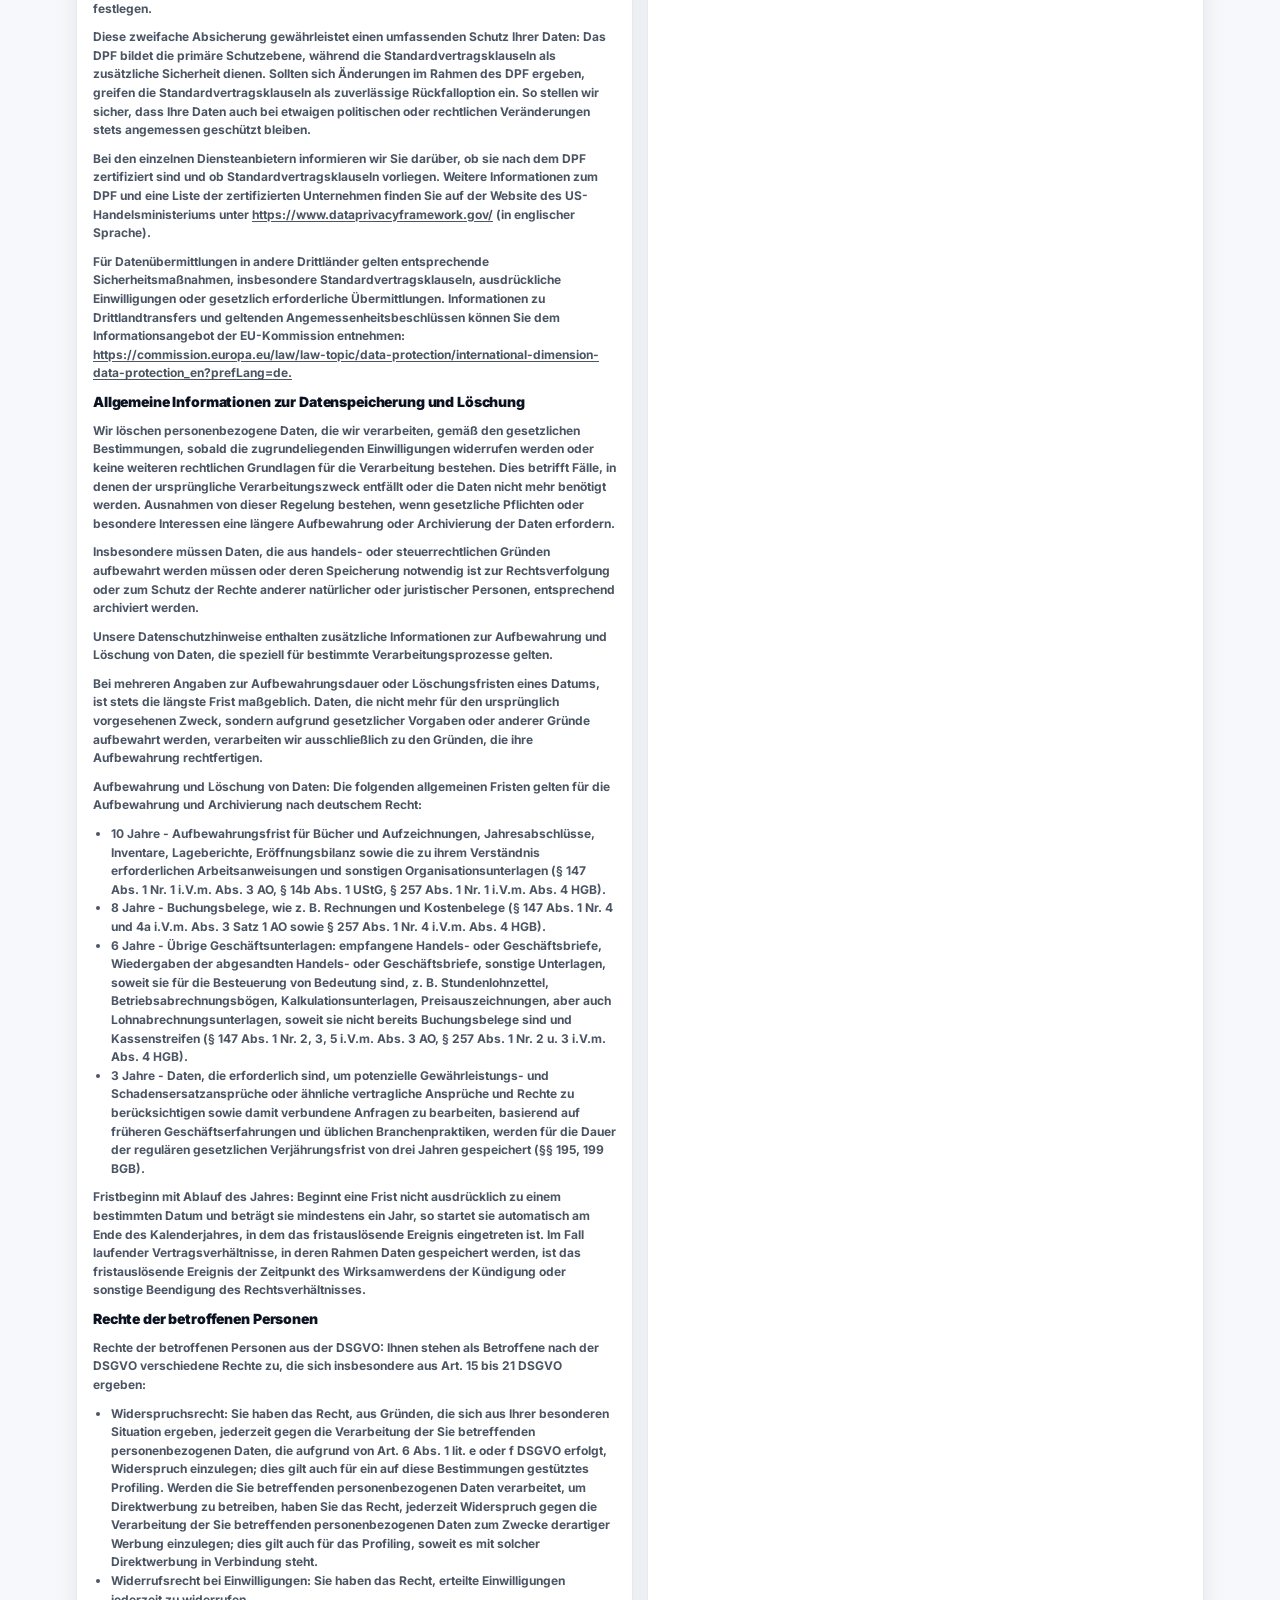
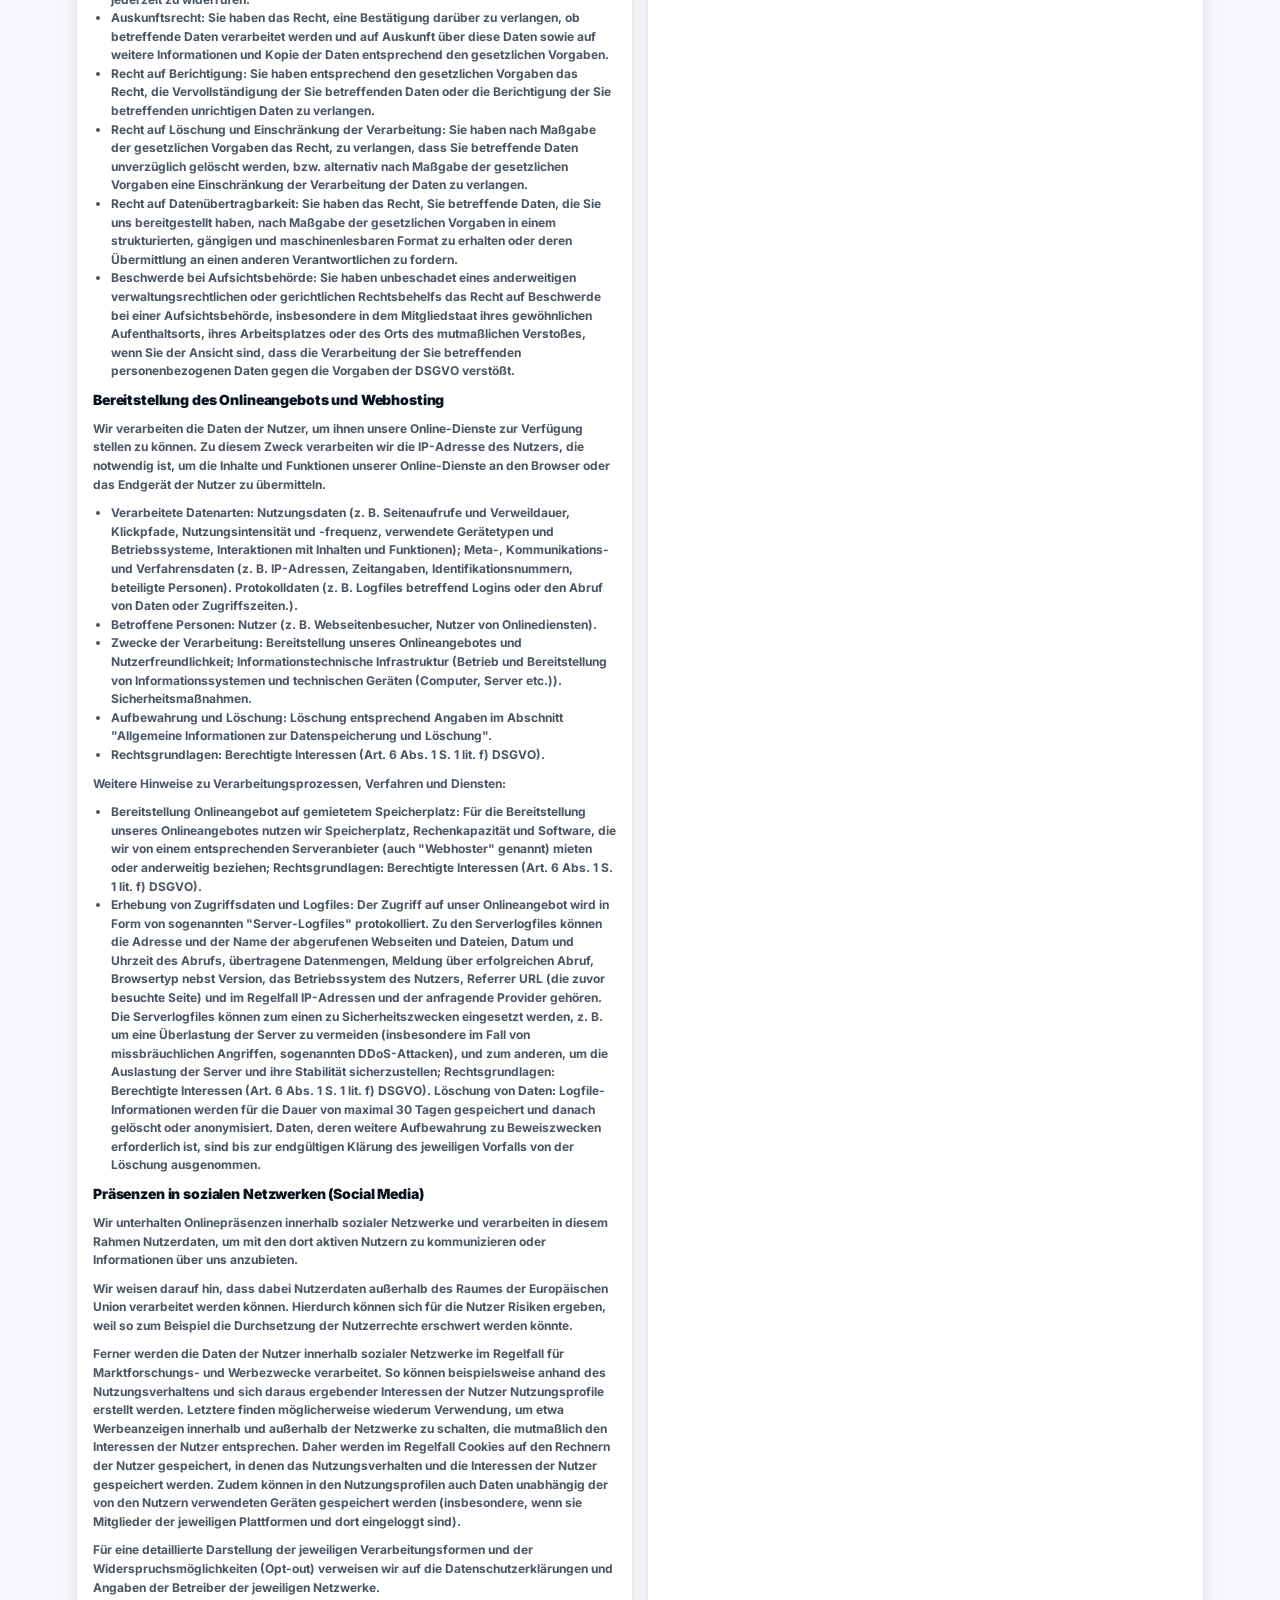
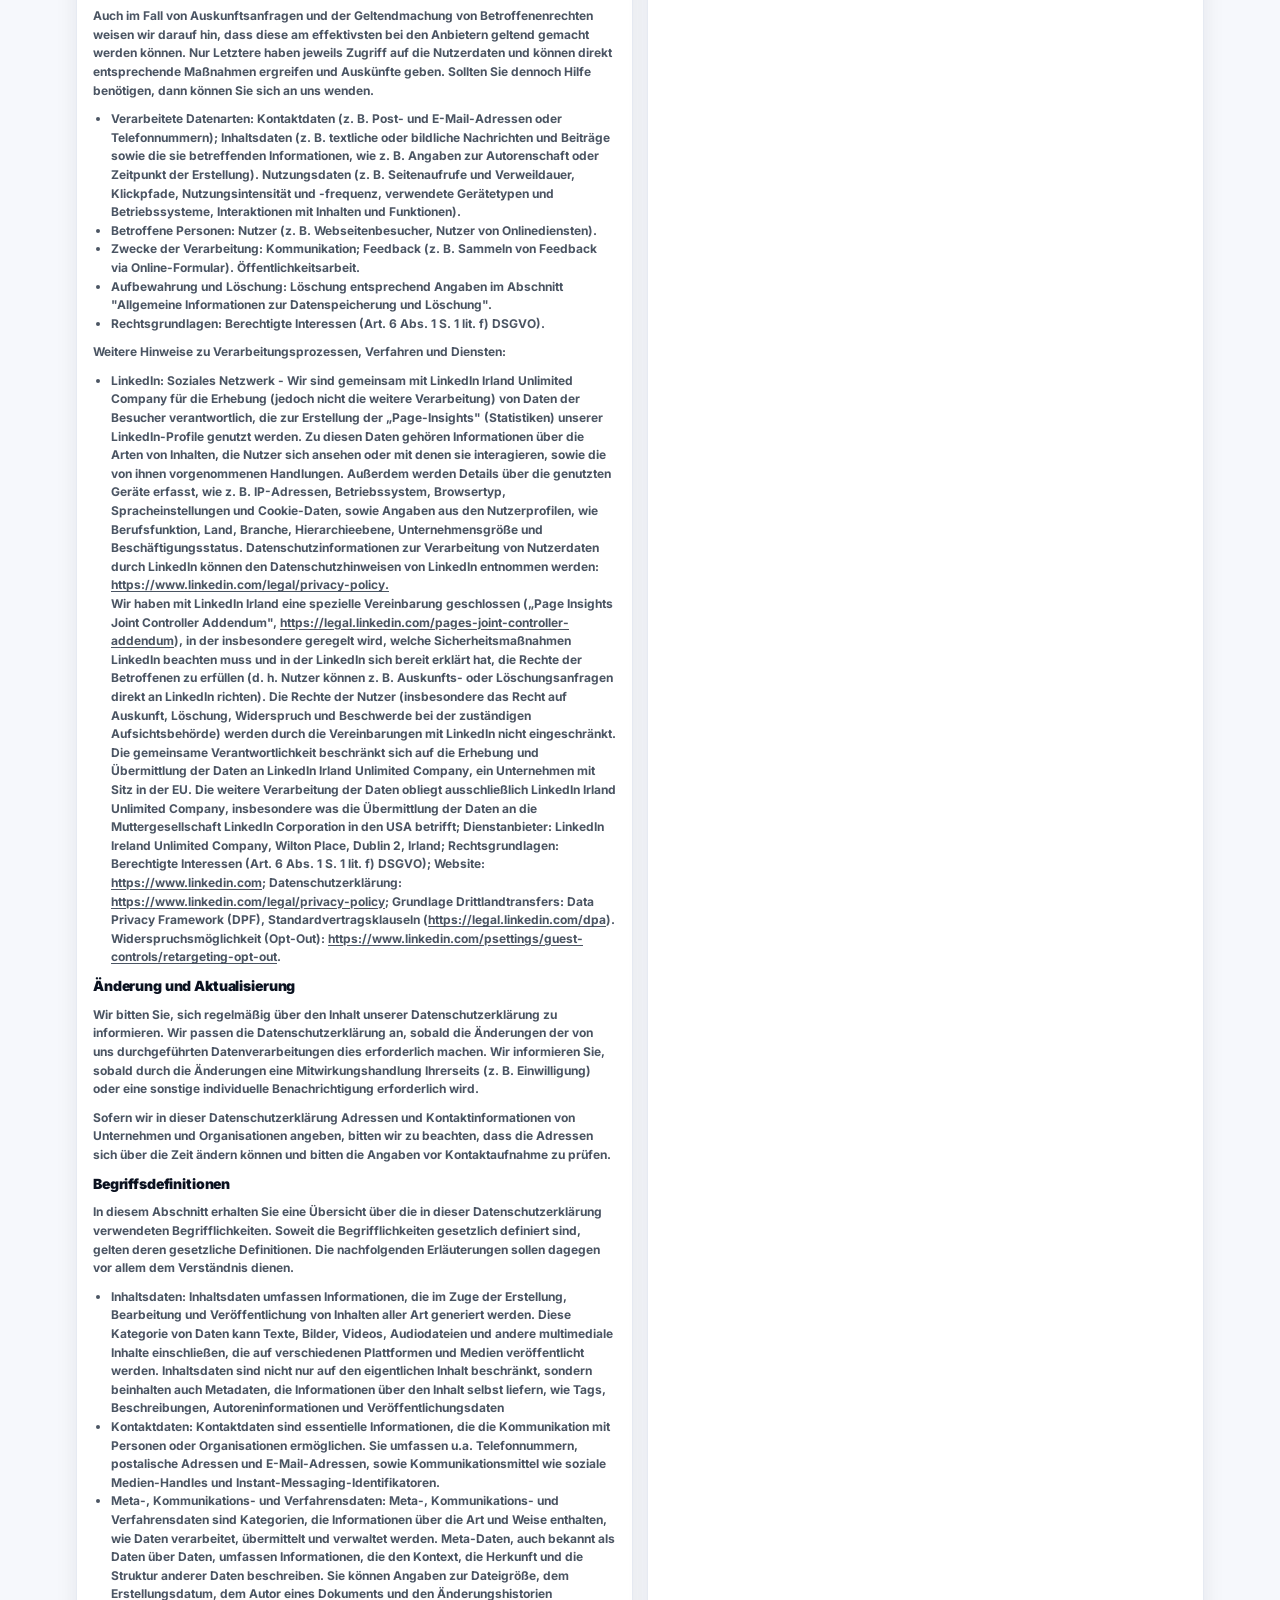
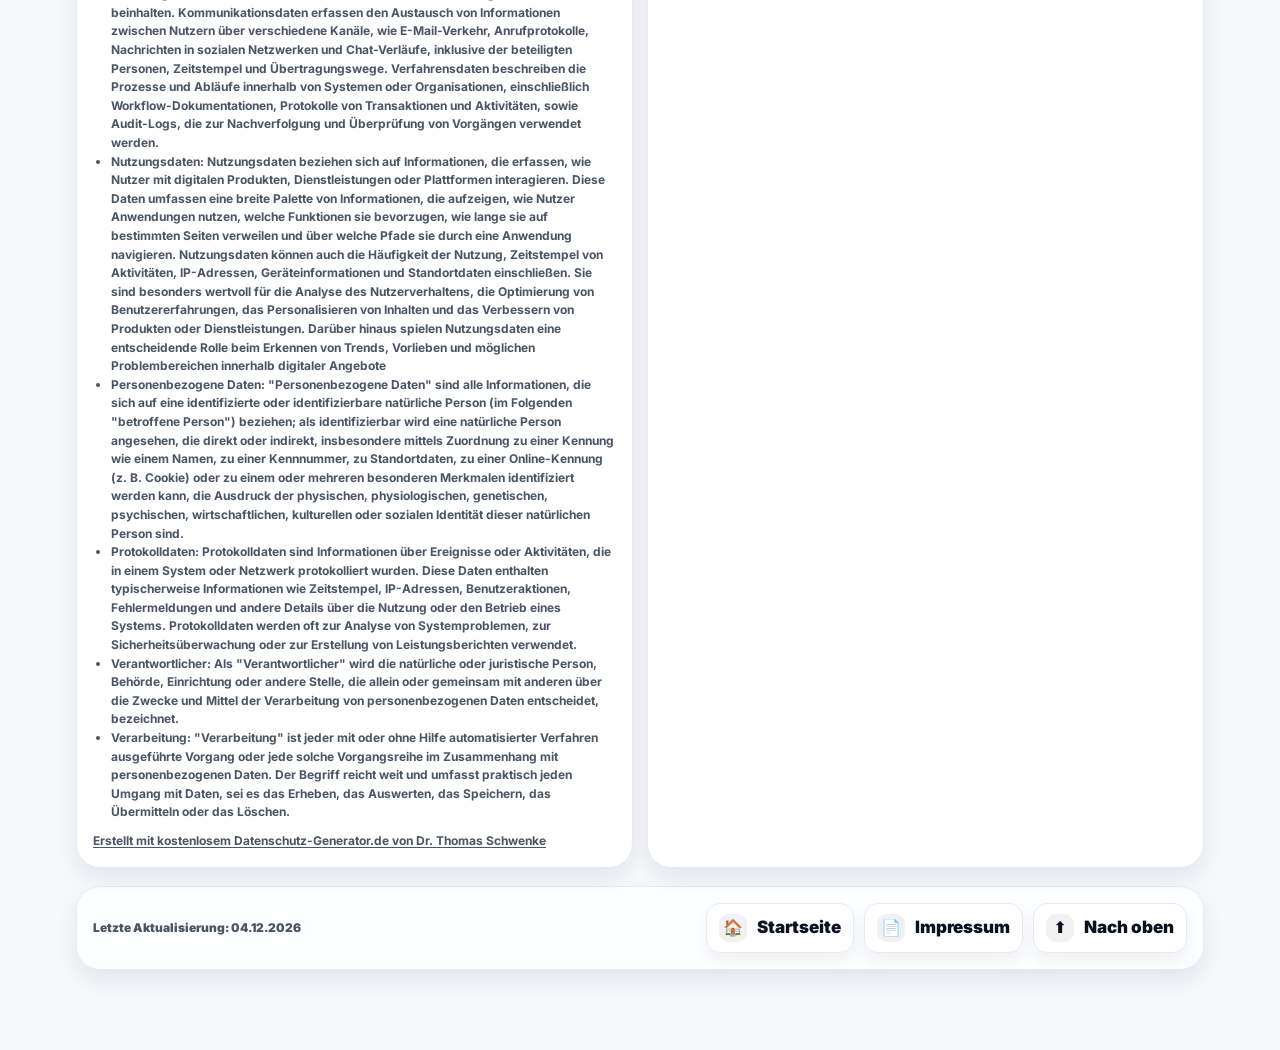
<file: datenschutz.html>
<!doctype html>
<html lang="de">
<head>
  <meta charset="utf-8" />
  <meta name="viewport" content="width=device-width,initial-scale=1" />
  <title>Datenschutz – Lernapps & Games</title>

    <link rel="stylesheet" href="style.css" />

</head>

<body>
  <!-- Background -->
  <div class="bg" aria-hidden="true">
    <div class="blob b1"></div>
    <div class="blob b2"></div>
    <div class="blob b3"></div>
    <div class="blob b4"></div>
    <div class="noise"></div>
  </div>

  <div class="wrap">
    <!-- Header -->
    <header class="top">
      <div class="brand" title="Lernapps & Games – SBBZ-Differenzierung">
        <div class="logo">🧩</div>
        <div class="brandText">
          <p class="brandTitle">Lernapps & Games</p>
          <p class="brandSub">für Differenzierung • SBBZ-entwickelt</p>
        </div>
      </div>

      <div class="btnRow">
        <a class="btn" href="index.html">
          <span class="btnIcon">⬅️</span>Zurück
        </a>
        <a class="btn btnPrimary" href="#inhalt">
          <span class="btnIcon">🛡️</span>Datenschutz
        </a>
      </div>
    </header>

    <!-- Hero -->
    <section class="hero" aria-label="Datenschutz" id="inhalt">
      <div class="kicker">
        <span class="kdot"></span>
        DSGVO • Transparenz • Betroffenenrechte
      </div>

      <h1>Datenschutzerklärung</h1>

      <p class="lead">
        Hier findest du die Datenschutzerklärung für dieses Onlineangebot. Stand: 3. Februar 2026.
      </p>
    </section>

    <!-- Cards -->
    <section class="section" aria-label="Datenschutzinhalt">
      <div class="cards">
        <article class="card legal" aria-label="Datenschutzerklärung – Text">
          <div class="accentLine" style="background:var(--a6)"></div>
          <div class="cardBody">

            <h2 id="m716">Präambel</h2>
            <p>Mit der folgenden Datenschutzerklärung möchten wir Sie darüber aufklären, welche Arten Ihrer personenbezogenen Daten (nachfolgend auch kurz als "Daten" bezeichnet) wir zu welchen Zwecken und in welchem Umfang verarbeiten. Die Datenschutzerklärung gilt für alle von uns durchgeführten Verarbeitungen personenbezogener Daten, sowohl im Rahmen der Erbringung unserer Leistungen als auch insbesondere auf unseren Webseiten, in mobilen Applikationen sowie innerhalb externer Onlinepräsenzen, wie z. B. unserer Social-Media-Profile (nachfolgend zusammenfassend bezeichnet als "Onlineangebot").</p>
            <p>Die verwendeten Begriffe sind nicht geschlechtsspezifisch.</p>
            <p>Stand: 3. Februar 2026</p>

            <h2>Inhaltsübersicht</h2>
            <ul class="index">
              <li><a class="index-link" href="#m716">Präambel</a></li>
              <li><a class="index-link" href="#m3">Verantwortlicher</a></li>
              <li><a class="index-link" href="#mOverview">Übersicht der Verarbeitungen</a></li>
              <li><a class="index-link" href="#m2427">Maßgebliche Rechtsgrundlagen</a></li>
              <li><a class="index-link" href="#m27">Sicherheitsmaßnahmen</a></li>
              <li><a class="index-link" href="#m25">Übermittlung von personenbezogenen Daten</a></li>
              <li><a class="index-link" href="#m24">Internationale Datentransfers</a></li>
              <li><a class="index-link" href="#m12">Allgemeine Informationen zur Datenspeicherung und Löschung</a></li>
              <li><a class="index-link" href="#m10">Rechte der betroffenen Personen</a></li>
              <li><a class="index-link" href="#m225">Bereitstellung des Onlineangebots und Webhosting</a></li>
              <li><a class="index-link" href="#m136">Präsenzen in sozialen Netzwerken (Social Media)</a></li>
              <li><a class="index-link" href="#m15">Änderung und Aktualisierung</a></li>
              <li><a class="index-link" href="#m42">Begriffsdefinitionen</a></li>
            </ul>

            <h2 id="m3">Verantwortlicher</h2>
            <p>
              Lukas Flad-Stickel<br>
              Haupt str 62<br>
              72127 Kusterdingen
            </p>
            <p>
              E-Mail-Adresse: hallo [at] lukasflad.de</a>
            </p>

            <h2 id="mOverview">Übersicht der Verarbeitungen</h2>
            <p>Die nachfolgende Übersicht fasst die Arten der verarbeiteten Daten und die Zwecke ihrer Verarbeitung zusammen und verweist auf die betroffenen Personen.</p>

            <h3>Arten der verarbeiteten Daten</h3>
            <ul>
              <li>Kontaktdaten.</li>
              <li>Inhaltsdaten.</li>
              <li>Nutzungsdaten.</li>
              <li>Meta-, Kommunikations- und Verfahrensdaten.</li>
              <li>Protokolldaten.</li>
            </ul>

            <h3>Kategorien betroffener Personen</h3>
            <ul>
              <li>Nutzer.</li>
            </ul>

            <h3>Zwecke der Verarbeitung</h3>
            <ul>
              <li>Kommunikation.</li>
              <li>Sicherheitsmaßnahmen.</li>
              <li>Feedback.</li>
              <li>Bereitstellung unseres Onlineangebotes und Nutzerfreundlichkeit.</li>
              <li>Informationstechnische Infrastruktur.</li>
              <li>Öffentlichkeitsarbeit.</li>
            </ul>

            <h2 id="m2427">Maßgebliche Rechtsgrundlagen</h2>
            <p><strong>Maßgebliche Rechtsgrundlagen nach der DSGVO: </strong>Im Folgenden erhalten Sie eine Übersicht der Rechtsgrundlagen der DSGVO, auf deren Basis wir personenbezogene Daten verarbeiten. Bitte nehmen Sie zur Kenntnis, dass neben den Regelungen der DSGVO nationale Datenschutzvorgaben in Ihrem bzw. unserem Wohn- oder Sitzland gelten können. Sollten ferner im Einzelfall speziellere Rechtsgrundlagen maßgeblich sein, teilen wir Ihnen diese in der Datenschutzerklärung mit.</p>
            <ul>
              <li><strong>Berechtigte Interessen (Art. 6 Abs. 1 S. 1 lit. f) DSGVO)</strong> - die Verarbeitung ist zur Wahrung der berechtigten Interessen des Verantwortlichen oder eines Dritten notwendig, vorausgesetzt, dass die Interessen, Grundrechte und Grundfreiheiten der betroffenen Person, die den Schutz personenbezogener Daten verlangen, nicht überwiegen.</li>
            </ul>
            <p><strong>Nationale Datenschutzregelungen in Deutschland: </strong>Zusätzlich zu den Datenschutzregelungen der DSGVO gelten nationale Regelungen zum Datenschutz in Deutschland. Hierzu gehört insbesondere das Gesetz zum Schutz vor Missbrauch personenbezogener Daten bei der Datenverarbeitung (Bundesdatenschutzgesetz – BDSG). Das BDSG enthält insbesondere Spezialregelungen zum Recht auf Auskunft, zum Recht auf Löschung, zum Widerspruchsrecht, zur Verarbeitung besonderer Kategorien personenbezogener Daten, zur Verarbeitung für andere Zwecke und zur Übermittlung sowie automatisierten Entscheidungsfindung im Einzelfall einschließlich Profiling. Ferner können Landesdatenschutzgesetze der einzelnen Bundesländer zur Anwendung gelangen.</p>

            <h2 id="m27">Sicherheitsmaßnahmen</h2>
            <p>Wir treffen nach Maßgabe der gesetzlichen Vorgaben unter Berücksichtigung des Stands der Technik, der Implementierungskosten und der Art, des Umfangs, der Umstände und der Zwecke der Verarbeitung sowie der unterschiedlichen Eintrittswahrscheinlichkeiten und des Ausmaßes der Bedrohung der Rechte und Freiheiten natürlicher Personen geeignete technische und organisatorische Maßnahmen, um ein dem Risiko angemessenes Schutzniveau zu gewährleisten.</p>
            <p>Zu den Maßnahmen gehören insbesondere die Sicherung der Vertraulichkeit, Integrität und Verfügbarkeit von Daten durch Kontrolle des physischen und elektronischen Zugangs zu den Daten als auch des sie betreffenden Zugriffs, der Eingabe, der Weitergabe, der Sicherung der Verfügbarkeit und ihrer Trennung. Des Weiteren haben wir Verfahren eingerichtet, die eine Wahrnehmung von Betroffenenrechten, die Löschung von Daten und Reaktionen auf die Gefährdung der Daten gewährleisten. Ferner berücksichtigen wir den Schutz personenbezogener Daten bereits bei der Entwicklung bzw. Auswahl von Hardware, Software sowie Verfahren entsprechend dem Prinzip des Datenschutzes, durch Technikgestaltung und durch datenschutzfreundliche Voreinstellungen.</p>
            <p>Sicherung von Online-Verbindungen durch TLS-/SSL-Verschlüsselungstechnologie (HTTPS): Um die Daten der Nutzer, die über unsere Online-Dienste übertragen werden, vor unerlaubten Zugriffen zu schützen, setzen wir auf die TLS-/SSL-Verschlüsselungstechnologie. Secure Sockets Layer (SSL) und Transport Layer Security (TLS) sind die Eckpfeiler der sicheren Datenübertragung im Internet. Diese Technologien verschlüsseln die Informationen, die zwischen der Website oder App und dem Browser des Nutzers (oder zwischen zwei Servern) übertragen werden, wodurch die Daten vor unbefugtem Zugriff geschützt sind. TLS, als die weiterentwickelte und sicherere Version von SSL, gewährleistet, dass alle Datenübertragungen den höchsten Sicherheitsstandards entsprechen. Wenn eine Website durch ein SSL-/TLS-Zertifikat gesichert ist, wird dies durch die Anzeige von HTTPS in der URL signalisiert. Dies dient als ein Indikator für die Nutzer, dass ihre Daten sicher und verschlüsselt übertragen werden.</p>

            <h2 id="m25">Übermittlung von personenbezogenen Daten</h2>
            <p>Im Rahmen unserer Verarbeitung von personenbezogenen Daten kommt es vor, dass diese an andere Stellen, Unternehmen, rechtlich selbstständige Organisationseinheiten oder Personen übermittelt beziehungsweise ihnen gegenüber offengelegt werden. Zu den Empfängern dieser Daten können z. B. mit IT-Aufgaben beauftragte Dienstleister gehören oder Anbieter von Diensten und Inhalten, die in eine Website eingebunden sind. In solchen Fällen beachten wir die gesetzlichen Vorgaben und schließen insbesondere entsprechende Verträge bzw. Vereinbarungen, die dem Schutz Ihrer Daten dienen, mit den Empfängern Ihrer Daten ab.</p>

            <h2 id="m24">Internationale Datentransfers</h2>
            <p>Datenverarbeitung in Drittländern: Sofern wir Daten in ein Drittland (d. h. außerhalb der Europäischen Union (EU) oder des Europäischen Wirtschaftsraums (EWR)) übermitteln oder dies im Rahmen der Nutzung von Diensten Dritter oder der Offenlegung bzw. Übermittlung von Daten an andere Personen, Stellen oder Unternehmen geschieht (was erkennbar wird anhand der Postadresse des jeweiligen Anbieters oder wenn in der Datenschutzerklärung ausdrücklich auf den Datentransfer in Drittländer hingewiesen wird), erfolgt dies stets im Einklang mit den gesetzlichen Vorgaben.</p>
            <p>Für Datenübermittlungen in die USA stützen wir uns vorrangig auf das Data Privacy Framework (DPF), welches durch einen Angemessenheitsbeschluss der EU-Kommission vom 10.07.2023 als sicherer Rechtsrahmen anerkannt wurde. Zusätzlich haben wir mit den jeweiligen Anbietern Standardvertragsklauseln abgeschlossen, die den Vorgaben der EU-Kommission entsprechen und vertragliche Verpflichtungen zum Schutz Ihrer Daten festlegen.</p>
            <p>Diese zweifache Absicherung gewährleistet einen umfassenden Schutz Ihrer Daten: Das DPF bildet die primäre Schutzebene, während die Standardvertragsklauseln als zusätzliche Sicherheit dienen. Sollten sich Änderungen im Rahmen des DPF ergeben, greifen die Standardvertragsklauseln als zuverlässige Rückfalloption ein. So stellen wir sicher, dass Ihre Daten auch bei etwaigen politischen oder rechtlichen Veränderungen stets angemessen geschützt bleiben.</p>
            <p>Bei den einzelnen Diensteanbietern informieren wir Sie darüber, ob sie nach dem DPF zertifiziert sind und ob Standardvertragsklauseln vorliegen. Weitere Informationen zum DPF und eine Liste der zertifizierten Unternehmen finden Sie auf der Website des US-Handelsministeriums unter <a href="https://www.dataprivacyframework.gov/" target="_blank" rel="noopener">https://www.dataprivacyframework.gov/</a> (in englischer Sprache).</p>
            <p>Für Datenübermittlungen in andere Drittländer gelten entsprechende Sicherheitsmaßnahmen, insbesondere Standardvertragsklauseln, ausdrückliche Einwilligungen oder gesetzlich erforderliche Übermittlungen. Informationen zu Drittlandtransfers und geltenden Angemessenheitsbeschlüssen können Sie dem Informationsangebot der EU-Kommission entnehmen: <a href="https://commission.europa.eu/law/law-topic/data-protection/international-dimension-data-protection_en?prefLang=de" target="_blank" rel="noopener">https://commission.europa.eu/law/law-topic/data-protection/international-dimension-data-protection_en?prefLang=de.</a></p>

            <h2 id="m12">Allgemeine Informationen zur Datenspeicherung und Löschung</h2>
            <p>Wir löschen personenbezogene Daten, die wir verarbeiten, gemäß den gesetzlichen Bestimmungen, sobald die zugrundeliegenden Einwilligungen widerrufen werden oder keine weiteren rechtlichen Grundlagen für die Verarbeitung bestehen. Dies betrifft Fälle, in denen der ursprüngliche Verarbeitungszweck entfällt oder die Daten nicht mehr benötigt werden. Ausnahmen von dieser Regelung bestehen, wenn gesetzliche Pflichten oder besondere Interessen eine längere Aufbewahrung oder Archivierung der Daten erfordern.</p>
            <p>Insbesondere müssen Daten, die aus handels- oder steuerrechtlichen Gründen aufbewahrt werden müssen oder deren Speicherung notwendig ist zur Rechtsverfolgung oder zum Schutz der Rechte anderer natürlicher oder juristischer Personen, entsprechend archiviert werden.</p>
            <p>Unsere Datenschutzhinweise enthalten zusätzliche Informationen zur Aufbewahrung und Löschung von Daten, die speziell für bestimmte Verarbeitungsprozesse gelten.</p>
            <p>Bei mehreren Angaben zur Aufbewahrungsdauer oder Löschungsfristen eines Datums, ist stets die längste Frist maßgeblich. Daten, die nicht mehr für den ursprünglich vorgesehenen Zweck, sondern aufgrund gesetzlicher Vorgaben oder anderer Gründe aufbewahrt werden, verarbeiten wir ausschließlich zu den Gründen, die ihre Aufbewahrung rechtfertigen.</p>
            <p>Aufbewahrung und Löschung von Daten: Die folgenden allgemeinen Fristen gelten für die Aufbewahrung und Archivierung nach deutschem Recht:</p>
            <ul>
              <li>10 Jahre - Aufbewahrungsfrist für Bücher und Aufzeichnungen, Jahresabschlüsse, Inventare, Lageberichte, Eröffnungsbilanz sowie die zu ihrem Verständnis erforderlichen Arbeitsanweisungen und sonstigen Organisationsunterlagen (§ 147 Abs. 1 Nr. 1 i.V.m. Abs. 3 AO, § 14b Abs. 1 UStG, § 257 Abs. 1 Nr. 1 i.V.m. Abs. 4 HGB).</li>
              <li>8 Jahre - Buchungsbelege, wie z. B. Rechnungen und Kostenbelege (§ 147 Abs. 1 Nr. 4 und 4a i.V.m. Abs. 3 Satz 1 AO sowie § 257 Abs. 1 Nr. 4 i.V.m. Abs. 4 HGB).</li>
              <li>6 Jahre - Übrige Geschäftsunterlagen: empfangene Handels- oder Geschäftsbriefe, Wiedergaben der abgesandten Handels- oder Geschäftsbriefe, sonstige Unterlagen, soweit sie für die Besteuerung von Bedeutung sind, z. B. Stundenlohnzettel, Betriebsabrechnungsbögen, Kalkulationsunterlagen, Preisauszeichnungen, aber auch Lohnabrechnungsunterlagen, soweit sie nicht bereits Buchungsbelege sind und Kassenstreifen (§ 147 Abs. 1 Nr. 2, 3, 5 i.V.m. Abs. 3 AO, § 257 Abs. 1 Nr. 2 u. 3 i.V.m. Abs. 4 HGB).</li>
              <li>3 Jahre - Daten, die erforderlich sind, um potenzielle Gewährleistungs- und Schadensersatzansprüche oder ähnliche vertragliche Ansprüche und Rechte zu berücksichtigen sowie damit verbundene Anfragen zu bearbeiten, basierend auf früheren Geschäftserfahrungen und üblichen Branchenpraktiken, werden für die Dauer der regulären gesetzlichen Verjährungsfrist von drei Jahren gespeichert (§§ 195, 199 BGB).</li>
            </ul>
            <p>Fristbeginn mit Ablauf des Jahres: Beginnt eine Frist nicht ausdrücklich zu einem bestimmten Datum und beträgt sie mindestens ein Jahr, so startet sie automatisch am Ende des Kalenderjahres, in dem das fristauslösende Ereignis eingetreten ist. Im Fall laufender Vertragsverhältnisse, in deren Rahmen Daten gespeichert werden, ist das fristauslösende Ereignis der Zeitpunkt des Wirksamwerdens der Kündigung oder sonstige Beendigung des Rechtsverhältnisses.</p>

            <h2 id="m10">Rechte der betroffenen Personen</h2>
            <p>Rechte der betroffenen Personen aus der DSGVO: Ihnen stehen als Betroffene nach der DSGVO verschiedene Rechte zu, die sich insbesondere aus Art. 15 bis 21 DSGVO ergeben:</p>
            <ul>
              <li><strong>Widerspruchsrecht: Sie haben das Recht, aus Gründen, die sich aus Ihrer besonderen Situation ergeben, jederzeit gegen die Verarbeitung der Sie betreffenden personenbezogenen Daten, die aufgrund von Art. 6 Abs. 1 lit. e oder f DSGVO erfolgt, Widerspruch einzulegen; dies gilt auch für ein auf diese Bestimmungen gestütztes Profiling. Werden die Sie betreffenden personenbezogenen Daten verarbeitet, um Direktwerbung zu betreiben, haben Sie das Recht, jederzeit Widerspruch gegen die Verarbeitung der Sie betreffenden personenbezogenen Daten zum Zwecke derartiger Werbung einzulegen; dies gilt auch für das Profiling, soweit es mit solcher Direktwerbung in Verbindung steht.</strong></li>
              <li><strong>Widerrufsrecht bei Einwilligungen:</strong> Sie haben das Recht, erteilte Einwilligungen jederzeit zu widerrufen.</li>
              <li><strong>Auskunftsrecht:</strong> Sie haben das Recht, eine Bestätigung darüber zu verlangen, ob betreffende Daten verarbeitet werden und auf Auskunft über diese Daten sowie auf weitere Informationen und Kopie der Daten entsprechend den gesetzlichen Vorgaben.</li>
              <li><strong>Recht auf Berichtigung:</strong> Sie haben entsprechend den gesetzlichen Vorgaben das Recht, die Vervollständigung der Sie betreffenden Daten oder die Berichtigung der Sie betreffenden unrichtigen Daten zu verlangen.</li>
              <li><strong>Recht auf Löschung und Einschränkung der Verarbeitung:</strong> Sie haben nach Maßgabe der gesetzlichen Vorgaben das Recht, zu verlangen, dass Sie betreffende Daten unverzüglich gelöscht werden, bzw. alternativ nach Maßgabe der gesetzlichen Vorgaben eine Einschränkung der Verarbeitung der Daten zu verlangen.</li>
              <li><strong>Recht auf Datenübertragbarkeit:</strong> Sie haben das Recht, Sie betreffende Daten, die Sie uns bereitgestellt haben, nach Maßgabe der gesetzlichen Vorgaben in einem strukturierten, gängigen und maschinenlesbaren Format zu erhalten oder deren Übermittlung an einen anderen Verantwortlichen zu fordern.</li>
              <li><strong>Beschwerde bei Aufsichtsbehörde:</strong> Sie haben unbeschadet eines anderweitigen verwaltungsrechtlichen oder gerichtlichen Rechtsbehelfs das Recht auf Beschwerde bei einer Aufsichtsbehörde, insbesondere in dem Mitgliedstaat ihres gewöhnlichen Aufenthaltsorts, ihres Arbeitsplatzes oder des Orts des mutmaßlichen Verstoßes, wenn Sie der Ansicht sind, dass die Verarbeitung der Sie betreffenden personenbezogenen Daten gegen die Vorgaben der DSGVO verstößt.</li>
            </ul>

            <h2 id="m225">Bereitstellung des Onlineangebots und Webhosting</h2>
            <p>Wir verarbeiten die Daten der Nutzer, um ihnen unsere Online-Dienste zur Verfügung stellen zu können. Zu diesem Zweck verarbeiten wir die IP-Adresse des Nutzers, die notwendig ist, um die Inhalte und Funktionen unserer Online-Dienste an den Browser oder das Endgerät der Nutzer zu übermitteln.</p>
            <ul class="m-elements">
              <li><strong>Verarbeitete Datenarten:</strong> Nutzungsdaten (z. B. Seitenaufrufe und Verweildauer, Klickpfade, Nutzungsintensität und -frequenz, verwendete Gerätetypen und Betriebssysteme, Interaktionen mit Inhalten und Funktionen); Meta-, Kommunikations- und Verfahrensdaten (z. B. IP-Adressen, Zeitangaben, Identifikationsnummern, beteiligte Personen). Protokolldaten (z. B. Logfiles betreffend Logins oder den Abruf von Daten oder Zugriffszeiten.).</li>
              <li><strong>Betroffene Personen:</strong> Nutzer (z. B. Webseitenbesucher, Nutzer von Onlinediensten).</li>
              <li><strong>Zwecke der Verarbeitung:</strong> Bereitstellung unseres Onlineangebotes und Nutzerfreundlichkeit; Informationstechnische Infrastruktur (Betrieb und Bereitstellung von Informationssystemen und technischen Geräten (Computer, Server etc.)). Sicherheitsmaßnahmen.</li>
              <li><strong>Aufbewahrung und Löschung:</strong> Löschung entsprechend Angaben im Abschnitt "Allgemeine Informationen zur Datenspeicherung und Löschung".</li>
              <li><strong>Rechtsgrundlagen:</strong> Berechtigte Interessen (Art. 6 Abs. 1 S. 1 lit. f) DSGVO).</li>
            </ul>
            <p><strong>Weitere Hinweise zu Verarbeitungsprozessen, Verfahren und Diensten:</strong></p>
            <ul class="m-elements">
              <li><strong>Bereitstellung Onlineangebot auf gemietetem Speicherplatz: </strong>Für die Bereitstellung unseres Onlineangebotes nutzen wir Speicherplatz, Rechenkapazität und Software, die wir von einem entsprechenden Serveranbieter (auch "Webhoster" genannt) mieten oder anderweitig beziehen; <strong>Rechtsgrundlagen:</strong> Berechtigte Interessen (Art. 6 Abs. 1 S. 1 lit. f) DSGVO).</li>
              <li><strong>Erhebung von Zugriffsdaten und Logfiles: </strong>Der Zugriff auf unser Onlineangebot wird in Form von sogenannten "Server-Logfiles" protokolliert. Zu den Serverlogfiles können die Adresse und der Name der abgerufenen Webseiten und Dateien, Datum und Uhrzeit des Abrufs, übertragene Datenmengen, Meldung über erfolgreichen Abruf, Browsertyp nebst Version, das Betriebssystem des Nutzers, Referrer URL (die zuvor besuchte Seite) und im Regelfall IP-Adressen und der anfragende Provider gehören. Die Serverlogfiles können zum einen zu Sicherheitszwecken eingesetzt werden, z. B. um eine Überlastung der Server zu vermeiden (insbesondere im Fall von missbräuchlichen Angriffen, sogenannten DDoS-Attacken), und zum anderen, um die Auslastung der Server und ihre Stabilität sicherzustellen; <strong>Rechtsgrundlagen:</strong> Berechtigte Interessen (Art. 6 Abs. 1 S. 1 lit. f) DSGVO). <strong>Löschung von Daten:</strong> Logfile-Informationen werden für die Dauer von maximal 30 Tagen gespeichert und danach gelöscht oder anonymisiert. Daten, deren weitere Aufbewahrung zu Beweiszwecken erforderlich ist, sind bis zur endgültigen Klärung des jeweiligen Vorfalls von der Löschung ausgenommen.</li>
            </ul>

            <h2 id="m136">Präsenzen in sozialen Netzwerken (Social Media)</h2>
            <p>Wir unterhalten Onlinepräsenzen innerhalb sozialer Netzwerke und verarbeiten in diesem Rahmen Nutzerdaten, um mit den dort aktiven Nutzern zu kommunizieren oder Informationen über uns anzubieten.</p>
            <p>Wir weisen darauf hin, dass dabei Nutzerdaten außerhalb des Raumes der Europäischen Union verarbeitet werden können. Hierdurch können sich für die Nutzer Risiken ergeben, weil so zum Beispiel die Durchsetzung der Nutzerrechte erschwert werden könnte.</p>
            <p>Ferner werden die Daten der Nutzer innerhalb sozialer Netzwerke im Regelfall für Marktforschungs- und Werbezwecke verarbeitet. So können beispielsweise anhand des Nutzungsverhaltens und sich daraus ergebender Interessen der Nutzer Nutzungsprofile erstellt werden. Letztere finden möglicherweise wiederum Verwendung, um etwa Werbeanzeigen innerhalb und außerhalb der Netzwerke zu schalten, die mutmaßlich den Interessen der Nutzer entsprechen. Daher werden im Regelfall Cookies auf den Rechnern der Nutzer gespeichert, in denen das Nutzungsverhalten und die Interessen der Nutzer gespeichert werden. Zudem können in den Nutzungsprofilen auch Daten unabhängig der von den Nutzern verwendeten Geräten gespeichert werden (insbesondere, wenn sie Mitglieder der jeweiligen Plattformen und dort eingeloggt sind).</p>
            <p>Für eine detaillierte Darstellung der jeweiligen Verarbeitungsformen und der Widerspruchsmöglichkeiten (Opt-out) verweisen wir auf die Datenschutzerklärungen und Angaben der Betreiber der jeweiligen Netzwerke.</p>
            <p>Auch im Fall von Auskunftsanfragen und der Geltendmachung von Betroffenenrechten weisen wir darauf hin, dass diese am effektivsten bei den Anbietern geltend gemacht werden können. Nur Letztere haben jeweils Zugriff auf die Nutzerdaten und können direkt entsprechende Maßnahmen ergreifen und Auskünfte geben. Sollten Sie dennoch Hilfe benötigen, dann können Sie sich an uns wenden.</p>
            <ul class="m-elements">
              <li><strong>Verarbeitete Datenarten:</strong> Kontaktdaten (z. B. Post- und E-Mail-Adressen oder Telefonnummern); Inhaltsdaten (z. B. textliche oder bildliche Nachrichten und Beiträge sowie die sie betreffenden Informationen, wie z. B. Angaben zur Autorenschaft oder Zeitpunkt der Erstellung). Nutzungsdaten (z. B. Seitenaufrufe und Verweildauer, Klickpfade, Nutzungsintensität und -frequenz, verwendete Gerätetypen und Betriebssysteme, Interaktionen mit Inhalten und Funktionen).</li>
              <li><strong>Betroffene Personen:</strong> Nutzer (z. B. Webseitenbesucher, Nutzer von Onlinediensten).</li>
              <li><strong>Zwecke der Verarbeitung:</strong> Kommunikation; Feedback (z. B. Sammeln von Feedback via Online-Formular). Öffentlichkeitsarbeit.</li>
              <li><strong>Aufbewahrung und Löschung:</strong> Löschung entsprechend Angaben im Abschnitt "Allgemeine Informationen zur Datenspeicherung und Löschung".</li>
              <li><strong>Rechtsgrundlagen:</strong> Berechtigte Interessen (Art. 6 Abs. 1 S. 1 lit. f) DSGVO).</li>
            </ul>
            <p><strong>Weitere Hinweise zu Verarbeitungsprozessen, Verfahren und Diensten:</strong></p>
            <ul class="m-elements">
              <li><strong>LinkedIn: </strong>Soziales Netzwerk - Wir sind gemeinsam mit LinkedIn Irland Unlimited Company für die Erhebung (jedoch nicht die weitere Verarbeitung) von Daten der Besucher verantwortlich, die zur Erstellung der „Page-Insights" (Statistiken) unserer LinkedIn-Profile genutzt werden. Zu diesen Daten gehören Informationen über die Arten von Inhalten, die Nutzer sich ansehen oder mit denen sie interagieren, sowie die von ihnen vorgenommenen Handlungen. Außerdem werden Details über die genutzten Geräte erfasst, wie z. B. IP-Adressen, Betriebssystem, Browsertyp, Spracheinstellungen und Cookie-Daten, sowie Angaben aus den Nutzerprofilen, wie Berufsfunktion, Land, Branche, Hierarchieebene, Unternehmensgröße und Beschäftigungsstatus. Datenschutzinformationen zur Verarbeitung von Nutzerdaten durch LinkedIn können den Datenschutzhinweisen von LinkedIn entnommen werden: <a href="https://www.linkedin.com/legal/privacy-policy" target="_blank" rel="noopener">https://www.linkedin.com/legal/privacy-policy.</a><br>
                Wir haben mit LinkedIn Irland eine spezielle Vereinbarung geschlossen („Page Insights Joint Controller Addendum", <a href="https://legal.linkedin.com/pages-joint-controller-addendum" target="_blank" rel="noopener">https://legal.linkedin.com/pages-joint-controller-addendum</a>), in der insbesondere geregelt wird, welche Sicherheitsmaßnahmen LinkedIn beachten muss und in der LinkedIn sich bereit erklärt hat, die Rechte der Betroffenen zu erfüllen (d. h. Nutzer können z. B. Auskunfts- oder Löschungsanfragen direkt an LinkedIn richten). Die Rechte der Nutzer (insbesondere das Recht auf Auskunft, Löschung, Widerspruch und Beschwerde bei der zuständigen Aufsichtsbehörde) werden durch die Vereinbarungen mit LinkedIn nicht eingeschränkt. Die gemeinsame Verantwortlichkeit beschränkt sich auf die Erhebung und Übermittlung der Daten an LinkedIn Irland Unlimited Company, ein Unternehmen mit Sitz in der EU. Die weitere Verarbeitung der Daten obliegt ausschließlich LinkedIn Irland Unlimited Company, insbesondere was die Übermittlung der Daten an die Muttergesellschaft LinkedIn Corporation in den USA betrifft; <strong>Dienstanbieter:</strong> LinkedIn Ireland Unlimited Company, Wilton Place, Dublin 2, Irland; <strong>Rechtsgrundlagen:</strong> Berechtigte Interessen (Art. 6 Abs. 1 S. 1 lit. f) DSGVO); <strong>Website:</strong> <a href="https://www.linkedin.com" target="_blank" rel="noopener">https://www.linkedin.com</a>; <strong>Datenschutzerklärung:</strong> <a href="https://www.linkedin.com/legal/privacy-policy" target="_blank" rel="noopener">https://www.linkedin.com/legal/privacy-policy</a>; <strong>Grundlage Drittlandtransfers:</strong> Data Privacy Framework (DPF), Standardvertragsklauseln (<a href="https://legal.linkedin.com/dpa" target="_blank" rel="noopener">https://legal.linkedin.com/dpa</a>). <strong>Widerspruchsmöglichkeit (Opt-Out):</strong> <a href="https://www.linkedin.com/psettings/guest-controls/retargeting-opt-out" target="_blank" rel="noopener">https://www.linkedin.com/psettings/guest-controls/retargeting-opt-out</a>.
              </li>
            </ul>

            <h2 id="m15">Änderung und Aktualisierung</h2>
            <p>Wir bitten Sie, sich regelmäßig über den Inhalt unserer Datenschutzerklärung zu informieren. Wir passen die Datenschutzerklärung an, sobald die Änderungen der von uns durchgeführten Datenverarbeitungen dies erforderlich machen. Wir informieren Sie, sobald durch die Änderungen eine Mitwirkungshandlung Ihrerseits (z. B. Einwilligung) oder eine sonstige individuelle Benachrichtigung erforderlich wird.</p>
            <p>Sofern wir in dieser Datenschutzerklärung Adressen und Kontaktinformationen von Unternehmen und Organisationen angeben, bitten wir zu beachten, dass die Adressen sich über die Zeit ändern können und bitten die Angaben vor Kontaktaufnahme zu prüfen.</p>

            <h2 id="m42">Begriffsdefinitionen</h2>
            <p>In diesem Abschnitt erhalten Sie eine Übersicht über die in dieser Datenschutzerklärung verwendeten Begrifflichkeiten. Soweit die Begrifflichkeiten gesetzlich definiert sind, gelten deren gesetzliche Definitionen. Die nachfolgenden Erläuterungen sollen dagegen vor allem dem Verständnis dienen.</p>
            <ul class="glossary">
              <li><strong>Inhaltsdaten:</strong> Inhaltsdaten umfassen Informationen, die im Zuge der Erstellung, Bearbeitung und Veröffentlichung von Inhalten aller Art generiert werden. Diese Kategorie von Daten kann Texte, Bilder, Videos, Audiodateien und andere multimediale Inhalte einschließen, die auf verschiedenen Plattformen und Medien veröffentlicht werden. Inhaltsdaten sind nicht nur auf den eigentlichen Inhalt beschränkt, sondern beinhalten auch Metadaten, die Informationen über den Inhalt selbst liefern, wie Tags, Beschreibungen, Autoreninformationen und Veröffentlichungsdaten</li>
              <li><strong>Kontaktdaten:</strong> Kontaktdaten sind essentielle Informationen, die die Kommunikation mit Personen oder Organisationen ermöglichen. Sie umfassen u.a. Telefonnummern, postalische Adressen und E-Mail-Adressen, sowie Kommunikationsmittel wie soziale Medien-Handles und Instant-Messaging-Identifikatoren.</li>
              <li><strong>Meta-, Kommunikations- und Verfahrensdaten:</strong> Meta-, Kommunikations- und Verfahrensdaten sind Kategorien, die Informationen über die Art und Weise enthalten, wie Daten verarbeitet, übermittelt und verwaltet werden. Meta-Daten, auch bekannt als Daten über Daten, umfassen Informationen, die den Kontext, die Herkunft und die Struktur anderer Daten beschreiben. Sie können Angaben zur Dateigröße, dem Erstellungsdatum, dem Autor eines Dokuments und den Änderungshistorien beinhalten. Kommunikationsdaten erfassen den Austausch von Informationen zwischen Nutzern über verschiedene Kanäle, wie E-Mail-Verkehr, Anrufprotokolle, Nachrichten in sozialen Netzwerken und Chat-Verläufe, inklusive der beteiligten Personen, Zeitstempel und Übertragungswege. Verfahrensdaten beschreiben die Prozesse und Abläufe innerhalb von Systemen oder Organisationen, einschließlich Workflow-Dokumentationen, Protokolle von Transaktionen und Aktivitäten, sowie Audit-Logs, die zur Nachverfolgung und Überprüfung von Vorgängen verwendet werden.</li>
              <li><strong>Nutzungsdaten:</strong> Nutzungsdaten beziehen sich auf Informationen, die erfassen, wie Nutzer mit digitalen Produkten, Dienstleistungen oder Plattformen interagieren. Diese Daten umfassen eine breite Palette von Informationen, die aufzeigen, wie Nutzer Anwendungen nutzen, welche Funktionen sie bevorzugen, wie lange sie auf bestimmten Seiten verweilen und über welche Pfade sie durch eine Anwendung navigieren. Nutzungsdaten können auch die Häufigkeit der Nutzung, Zeitstempel von Aktivitäten, IP-Adressen, Geräteinformationen und Standortdaten einschließen. Sie sind besonders wertvoll für die Analyse des Nutzerverhaltens, die Optimierung von Benutzererfahrungen, das Personalisieren von Inhalten und das Verbessern von Produkten oder Dienstleistungen. Darüber hinaus spielen Nutzungsdaten eine entscheidende Rolle beim Erkennen von Trends, Vorlieben und möglichen Problembereichen innerhalb digitaler Angebote</li>
              <li><strong>Personenbezogene Daten:</strong> "Personenbezogene Daten" sind alle Informationen, die sich auf eine identifizierte oder identifizierbare natürliche Person (im Folgenden "betroffene Person") beziehen; als identifizierbar wird eine natürliche Person angesehen, die direkt oder indirekt, insbesondere mittels Zuordnung zu einer Kennung wie einem Namen, zu einer Kennnummer, zu Standortdaten, zu einer Online-Kennung (z. B. Cookie) oder zu einem oder mehreren besonderen Merkmalen identifiziert werden kann, die Ausdruck der physischen, physiologischen, genetischen, psychischen, wirtschaftlichen, kulturellen oder sozialen Identität dieser natürlichen Person sind.</li>
              <li><strong>Protokolldaten:</strong> Protokolldaten sind Informationen über Ereignisse oder Aktivitäten, die in einem System oder Netzwerk protokolliert wurden. Diese Daten enthalten typischerweise Informationen wie Zeitstempel, IP-Adressen, Benutzeraktionen, Fehlermeldungen und andere Details über die Nutzung oder den Betrieb eines Systems. Protokolldaten werden oft zur Analyse von Systemproblemen, zur Sicherheitsüberwachung oder zur Erstellung von Leistungsberichten verwendet.</li>
              <li><strong>Verantwortlicher:</strong> Als "Verantwortlicher" wird die natürliche oder juristische Person, Behörde, Einrichtung oder andere Stelle, die allein oder gemeinsam mit anderen über die Zwecke und Mittel der Verarbeitung von personenbezogenen Daten entscheidet, bezeichnet.</li>
              <li><strong>Verarbeitung:</strong> "Verarbeitung" ist jeder mit oder ohne Hilfe automatisierter Verfahren ausgeführte Vorgang oder jede solche Vorgangsreihe im Zusammenhang mit personenbezogenen Daten. Der Begriff reicht weit und umfasst praktisch jeden Umgang mit Daten, sei es das Erheben, das Auswerten, das Speichern, das Übermitteln oder das Löschen.</li>
            </ul>

            <p class="seal">
              <a href="https://datenschutz-generator.de/" title="Rechtstext von Dr. Schwenke - für weitere Informationen bitte anklicken." target="_blank" rel="noopener noreferrer nofollow">
                Erstellt mit kostenlosem Datenschutz-Generator.de von Dr. Thomas Schwenke
              </a>
            </p>

          </div>
        </article>

        <article class="card" aria-label="Kurzinfo">
          <div class="accentLine" style="background:var(--a2)"></div>
          <div class="cardBody">
            <p class="appTitle">Kurzinfo</p>
            <p class="text">
              Wenn du auf deiner Website zusätzliche Dienste nutzt (z. B. Kontaktformular, Newsletter, Analytics,
              eingebettete Videos), muss dieser Text ggf. erweitert werden. Dieser Stand hier entspricht exakt dem von dir
              gelieferten Dokument.
            </p>
            <ul class="list">
              <li>Stand: 03.02.2026</li>
              <li>Rechtsgrundlage: Berechtigte Interessen (Art. 6 Abs. 1 lit. f DSGVO)</li>
              <li>Social Media: LinkedIn</li>
            </ul>
          </div>
        </article>

      </div>
    </section>

    <!-- Footer -->
    <section class="section" aria-label="Footer">
      <footer>
        <div class="footLeft">
          <div>Letzte Aktualisierung: <span id="lastUpdate">–</span></div>
        </div>

        <div class="footRight">
          <a class="linkBtn" href="index.html"><span class="btnIcon">🏠</span>Startseite</a>
          <a class="linkBtn" href="impressum.html"><span class="btnIcon">📄</span>Impressum</a>
          <a class="linkBtn" href="#inhalt"><span class="btnIcon">⬆️</span>Nach oben</a>
        </div>
      </footer>
    </section>
  </div>

  <script>
    // kleines Komfort-Detail: "Letzte Aktualisierung" automatisch auf heute setzen
    (function(){
      const el = document.getElementById("lastUpdate");
      if(!el) return;
      const d = new Date();
      const fmt = new Intl.DateTimeFormat("de-DE", { year:"numeric", month:"2-digit", day:"2-digit" });
      el.textContent = fmt.format(d);
    })();
  </script>
</body>
</html>
</file>
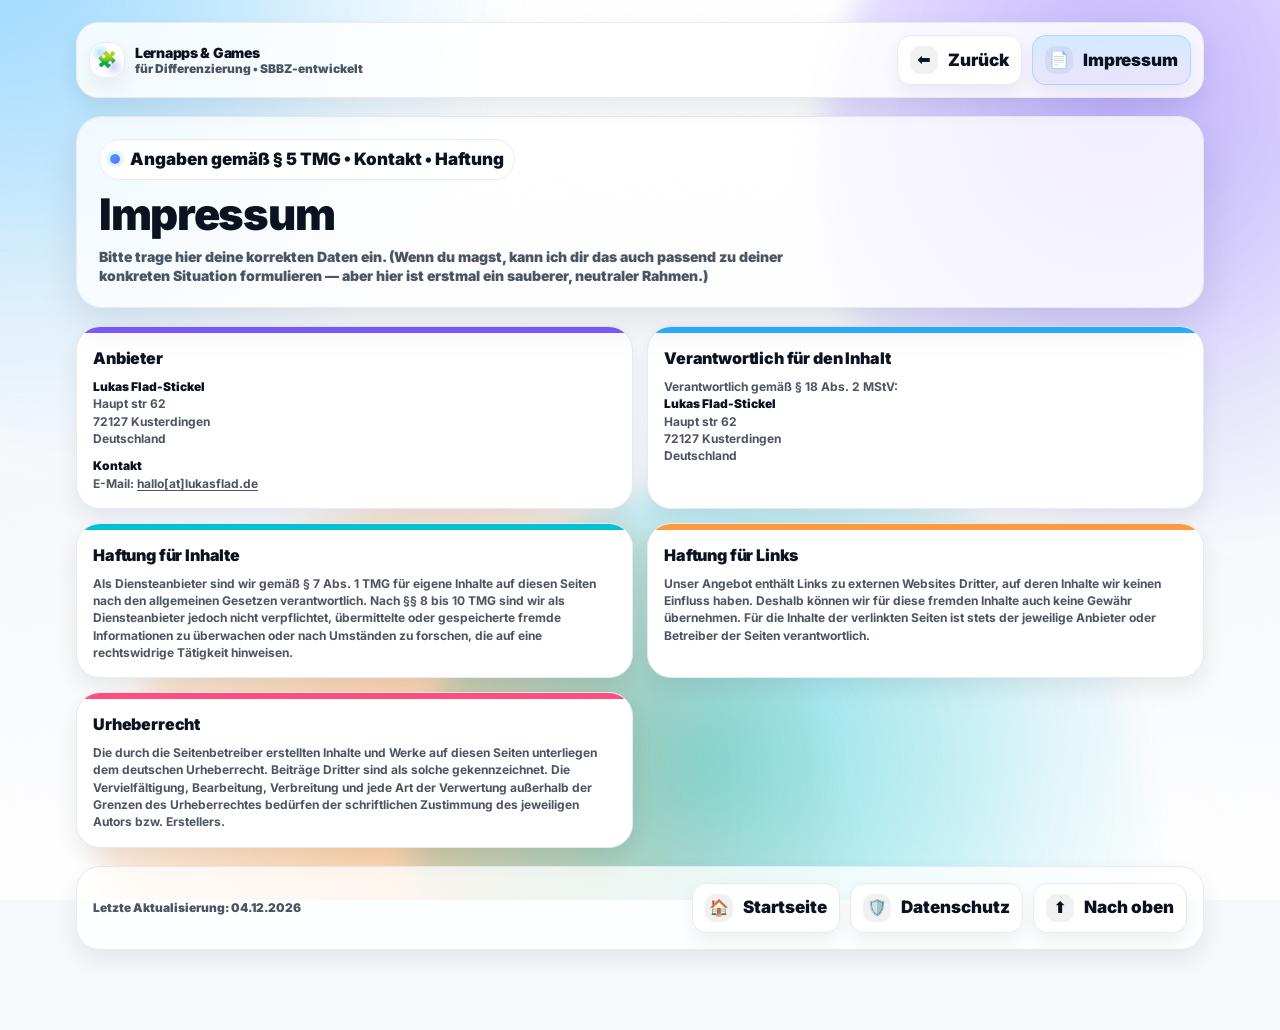
<file: impressum.html>
<!doctype html>
<html lang="de">
<head>
  <meta charset="utf-8" />
  <meta name="viewport" content="width=device-width,initial-scale=1" />
  <title>Impressum – Lernapps & Games</title>

    <link rel="stylesheet" href="style.css" />

</head>

<body>
  <!-- Background -->
  <div class="bg" aria-hidden="true">
    <div class="blob b1"></div>
    <div class="blob b2"></div>
    <div class="blob b3"></div>
    <div class="blob b4"></div>
    <div class="noise"></div>
  </div>

  <div class="wrap">
    <!-- Header -->
    <header class="top">
      <div class="brand" title="Lernapps & Games – SBBZ-Differenzierung">
        <div class="logo">🧩</div>
        <div class="brandText">
          <p class="brandTitle">Lernapps & Games</p>
          <p class="brandSub">für Differenzierung • SBBZ-entwickelt</p>
        </div>
      </div>

      <div class="btnRow">
        <a class="btn" href="index.html">
          <span class="btnIcon">⬅️</span>Zurück
        </a>
        <a class="btn btnPrimary" href="#inhalt">
          <span class="btnIcon">📄</span>Impressum
        </a>
      </div>
    </header>

    <!-- Hero -->
    <section class="hero" aria-label="Impressum" id="inhalt">
      <div class="kicker">
        <span class="kdot"></span>
        Angaben gemäß § 5 TMG • Kontakt • Haftung
      </div>

      <h1>Impressum</h1>

      <p class="lead">
        Bitte trage hier deine korrekten Daten ein. (Wenn du magst, kann ich dir das auch passend zu deiner
        konkreten Situation formulieren — aber hier ist erstmal ein sauberer, neutraler Rahmen.)
      </p>
    </section>

    <!-- Cards -->
    <section class="section" aria-label="Impressumsangaben">
      <div class="cards">
        <article class="card" aria-label="Anbieter">
          <div class="accentLine" style="background:var(--a2)"></div>
          <div class="cardBody">
            <p class="appTitle">Anbieter</p>
            <p class="text">
              <strong style="color:var(--ink); font-weight:var(--w-bold);">Lukas Flad-Stickel</strong><br>
              Haupt str 62<br>
              72127 Kusterdingen<br>
              Deutschland
            </p>

            <p class="text">
              <strong style="color:var(--ink); font-weight:var(--w-bold);">Kontakt</strong><br>
              E-Mail: <a class="inlineLink" href="mailto:[deine-email@domain.de]">hallo[at]lukasflad.de</a>
            </p>
          </div>
        </article>

        <article class="card" aria-label="Verantwortlich / Redaktion">
          <div class="accentLine" style="background:var(--a1)"></div>
          <div class="cardBody">
            <p class="appTitle">Verantwortlich für den Inhalt</p>
            <p class="text">
              Verantwortlich gemäß § 18 Abs. 2 MStV:<br>
              <strong style="color:var(--ink); font-weight:var(--w-bold);">Lukas Flad-Stickel</strong><br>
              Haupt str 62<br>
              72127 Kusterdingen<br>
              Deutschland
            </p>

            <p class="text">
            </p>
          </div>
        </article>

        <article class="card" aria-label="Haftung für Inhalte">
          <div class="accentLine" style="background:var(--a4)"></div>
          <div class="cardBody">
            <p class="appTitle">Haftung für Inhalte</p>
            <p class="text">
              Als Diensteanbieter sind wir gemäß § 7 Abs. 1 TMG für eigene Inhalte auf diesen Seiten nach den
              allgemeinen Gesetzen verantwortlich. Nach §§ 8 bis 10 TMG sind wir als Diensteanbieter jedoch nicht
              verpflichtet, übermittelte oder gespeicherte fremde Informationen zu überwachen oder nach Umständen
              zu forschen, die auf eine rechtswidrige Tätigkeit hinweisen.
            </p>
          </div>
        </article>

        <article class="card" aria-label="Haftung für Links">
          <div class="accentLine" style="background:var(--a5)"></div>
          <div class="cardBody">
            <p class="appTitle">Haftung für Links</p>
            <p class="text">
              Unser Angebot enthält Links zu externen Websites Dritter, auf deren Inhalte wir keinen Einfluss haben.
              Deshalb können wir für diese fremden Inhalte auch keine Gewähr übernehmen. Für die Inhalte der verlinkten
              Seiten ist stets der jeweilige Anbieter oder Betreiber der Seiten verantwortlich.
            </p>
          </div>
        </article>

        <article class="card" aria-label="Urheberrecht">
          <div class="accentLine" style="background:var(--a3)"></div>
          <div class="cardBody">
            <p class="appTitle">Urheberrecht</p>
            <p class="text">
              Die durch die Seitenbetreiber erstellten Inhalte und Werke auf diesen Seiten unterliegen dem deutschen
              Urheberrecht. Beiträge Dritter sind als solche gekennzeichnet. Die Vervielfältigung, Bearbeitung,
              Verbreitung und jede Art der Verwertung außerhalb der Grenzen des Urheberrechtes bedürfen der schriftlichen
              Zustimmung des jeweiligen Autors bzw. Erstellers.
            </p>
          </div>
        </article>

      </div>
    </section>

    <!-- Footer -->
    <section class="section" aria-label="Footer">
      <footer>
        <div class="footLeft">
          <div>Letzte Aktualisierung: <span id="lastUpdate">–</span></div>
        </div>

        <div class="footRight">
          <a class="linkBtn" href="index.html"><span class="btnIcon">🏠</span>Startseite</a>
          <a class="linkBtn" href="datenschutz.html"><span class="btnIcon">🛡️</span>Datenschutz</a>
          <a class="linkBtn" href="#inhalt"><span class="btnIcon">⬆️</span>Nach oben</a>
        </div>
      </footer>
    </section>
  </div>

  <script>
    // kleines Komfort-Detail: "Letzte Aktualisierung" automatisch auf heute setzen
    (function(){
      const el = document.getElementById("lastUpdate");
      if(!el) return;
      const d = new Date();
      const fmt = new Intl.DateTimeFormat("de-DE", { year:"numeric", month:"2-digit", day:"2-digit" });
      el.textContent = fmt.format(d);
    })();
  </script>
</body>
</html>
</file>
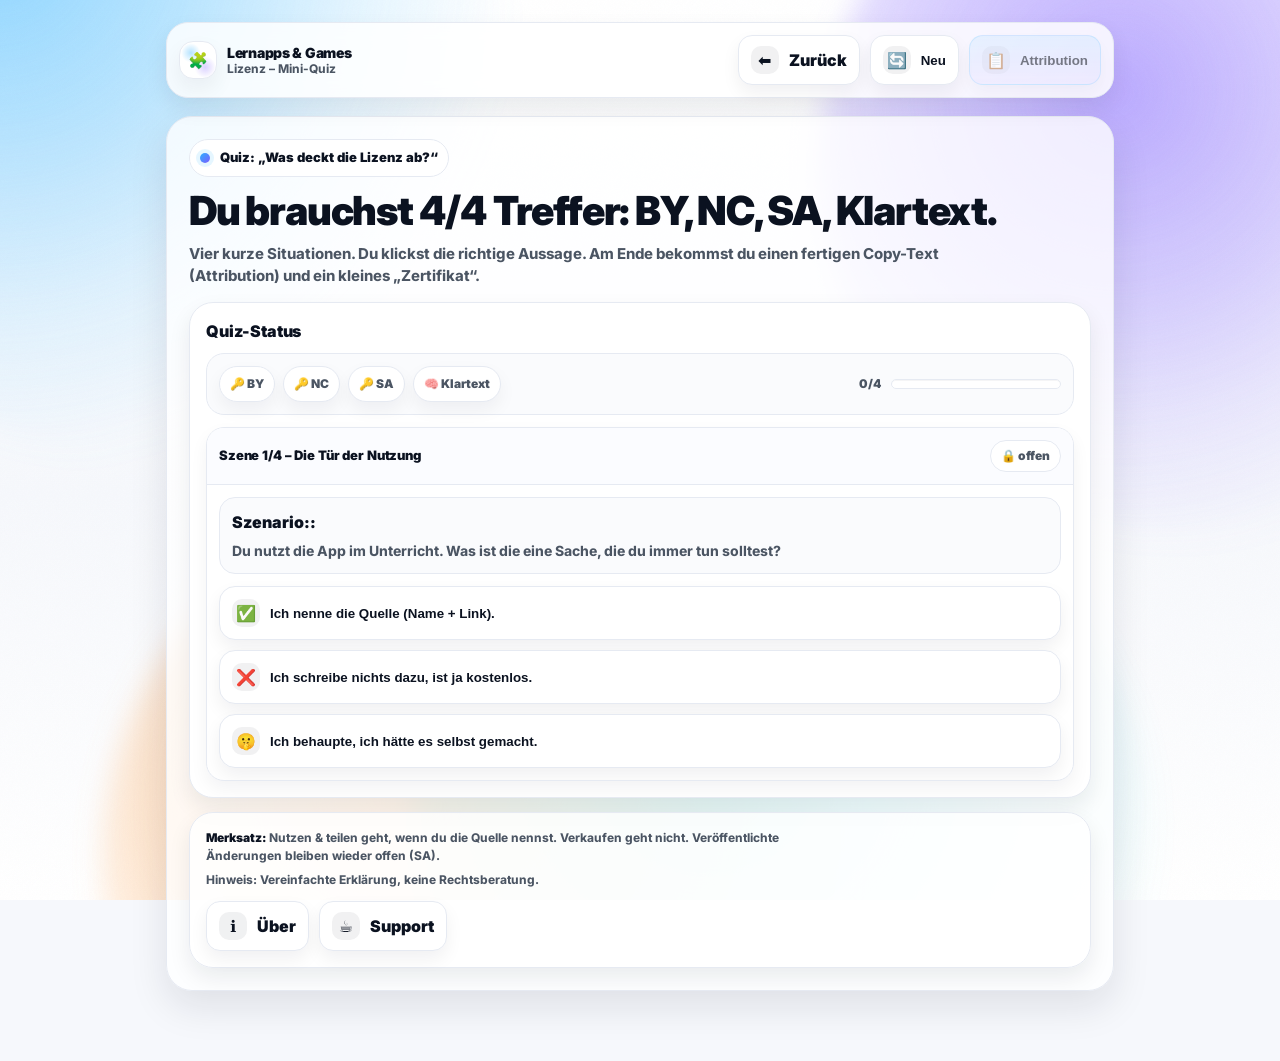
<file: license.html>
<!doctype html>
<html lang="de">
<head>
  <meta charset="utf-8" />
  <meta name="viewport" content="width=device-width,initial-scale=1" />
  <meta name="color-scheme" content="light" />
  <title>Lizenz – Lernapps & Games</title>

  <link rel="preconnect" href="https://fonts.googleapis.com">
  <link rel="preconnect" href="https://fonts.gstatic.com" crossorigin>
  <link href="https://fonts.googleapis.com/css2?family=Inter:wght@500;700;800;900&display=swap" rel="stylesheet">

  <style>
    :root{
      --bg:#f6f8fc;
      --card:#ffffff;
      --ink:#0b1220;
      --muted:#4b5563;
      --line:#e6eaf2;
      --shadow: 0 16px 38px rgba(15,23,42,.10);
      --shadow2: 0 10px 22px rgba(15,23,42,.08);
      --radius:18px;
      --radius2:22px;
      --max:980px;

      --a1:#2bb0ff;
      --a2:#7c5cff;
      --a3:#ff4d7d;
      --a4:#00c2d4;
      --a5:#ff9a3c;
      --a6:#22c55e;

      --ease: cubic-bezier(.2,.8,.2,1);
    }

    *{box-sizing:border-box}
    html,body{height:100%}

    body{
      margin:0;
      font-family: Inter, system-ui, -apple-system, Segoe UI, Roboto, Arial, sans-serif;
      color:var(--ink);
      background: var(--bg);
      line-height:1.5;            /* besser lesbar */
      overflow-x:hidden;
    }

    /* ===== Background bleibt ===== */
    .bg{
      position:fixed;
      inset:0;
      z-index:-2;
      overflow:hidden;
      background: linear-gradient(180deg, #ffffff 0%, var(--bg) 55%, #ffffff 100%);
    }
    .blob{
      position:absolute;
      width: 58vmax;
      height: 58vmax;
      border-radius: 999px;
      opacity:.56;
      filter: blur(14px);
      transform: translate3d(0,0,0);
      will-change: transform;
      animation:
        driftA var(--t, 18s) linear infinite,
        swirl  var(--s, 9s)  ease-in-out infinite;
      mix-blend-mode:multiply;
    }
    .b1{ left:-18vmax; top:-22vmax; --t:14s; --s:7.5s;
      background: radial-gradient(circle at 30% 30%,
        rgba(43,176,255,.95) 0%,
        rgba(43,176,255,.55) 30%,
        rgba(43,176,255,.20) 52%,
        transparent 72%);
    }
    .b2{ right:-22vmax; top:-16vmax; --t:16s; --s:8.5s;
      background: radial-gradient(circle at 40% 40%,
        rgba(124,92,255,.92) 0%,
        rgba(124,92,255,.52) 32%,
        rgba(124,92,255,.20) 54%,
        transparent 74%);
      animation-name: driftB, swirl;
    }
    .b3{ left:8vmax; bottom:-26vmax; --t:18s; --s:9.5s;
      background: radial-gradient(circle at 40% 40%,
        rgba(255,154,60,.92) 0%,
        rgba(255,154,60,.52) 34%,
        rgba(255,154,60,.20) 56%,
        transparent 76%);
      animation-name: driftC, swirl;
    }
    .b4{ right:10vmax; bottom:-24vmax; --t:20s; --s:10.5s;
      background: radial-gradient(circle at 40% 40%,
        rgba(0,194,212,.90) 0%,
        rgba(0,194,212,.48) 34%,
        rgba(0,194,212,.18) 56%,
        transparent 76%);
      animation-name: driftD, swirl;
    }

    @keyframes driftA{0%{transform:translate3d(0,0,0)}20%{transform:translate3d(7%,4%,0)}45%{transform:translate3d(3%,-6%,0)}70%{transform:translate3d(-6%,2%,0)}100%{transform:translate3d(0,0,0)}}
    @keyframes driftB{0%{transform:translate3d(0,0,0)}18%{transform:translate3d(-8%,5%,0)}44%{transform:translate3d(-2%,-7%,0)}73%{transform:translate3d(6%,1%,0)}100%{transform:translate3d(0,0,0)}}
    @keyframes driftC{0%{transform:translate3d(0,0,0)}22%{transform:translate3d(6%,-5%,0)}48%{transform:translate3d(-7%,-1%,0)}76%{transform:translate3d(2%,7%,0)}100%{transform:translate3d(0,0,0)}}
    @keyframes driftD{0%{transform:translate3d(0,0,0)}16%{transform:translate3d(5%,-6%,0)}42%{transform:translate3d(-6%,-2%,0)}68%{transform:translate3d(-1%,7%,0)}100%{transform:translate3d(0,0,0)}}
    @keyframes swirl{0%{rotate:0deg; scale:1}35%{rotate:10deg; scale:1.04}70%{rotate:-8deg; scale:.98}100%{rotate:0deg; scale:1}}

    .noise{
      position:absolute; inset:0;
      opacity:.06;
      mix-blend-mode: multiply;
      background-image:
        url("data:image/svg+xml,%3Csvg xmlns='http://www.w3.org/2000/svg' width='220' height='220'%3E%3Cfilter id='n'%3E%3CfeTurbulence type='fractalNoise' baseFrequency='.9' numOctaves='3' stitchTiles='stitch'/%3E%3C/filter%3E%3Crect width='220' height='220' filter='url(%23n)' opacity='.35'/%3E%3C/svg%3E");
    }

    a{color:inherit; text-decoration:none}
    .wrap{max-width:var(--max); margin:0 auto; padding:22px 16px 70px;}

    /* ===== Topbar bleibt, nur etwas luftiger ===== */
    .top{
      position:sticky; top:12px; z-index:50;
      display:flex; align-items:center; justify-content:space-between; gap:12px;
      padding:12px 12px;
      border:1px solid var(--line);
      background: rgba(255,255,255,.84);
      border-radius: var(--radius2);
      box-shadow: var(--shadow2);
      backdrop-filter: blur(10px);
    }
    .brand{display:flex; align-items:center; gap:10px; min-width:0}
    .logo{
      width:38px; height:38px; border-radius:14px;
      display:grid; place-items:center;
      border:1px solid var(--line);
      background:
        radial-gradient(16px 16px at 30% 30%, rgba(43,176,255,.35), transparent 60%),
        radial-gradient(18px 18px at 70% 70%, rgba(124,92,255,.28), transparent 60%),
        #fff;
      box-shadow: 0 10px 22px rgba(15,23,42,.06);
      font-size:16px;
    }
    .brandText{display:flex; flex-direction:column; gap:2px; min-width:0}
    .brandTitle{margin:0;font-weight:950;letter-spacing:-.02em;font-size:14px;line-height:1.1;white-space:nowrap;overflow:hidden;text-overflow:ellipsis;}
    .brandSub{margin:0;color:var(--muted);font-weight:750;font-size:12px;line-height:1.1;white-space:nowrap;overflow:hidden;text-overflow:ellipsis;}

    .btnRow{display:flex; gap:10px; flex-wrap:wrap; align-items:center; justify-content:flex-end}
    .btn{
      appearance:none;
      border:1px solid var(--line);
      background:#fff;
      color:var(--ink);
      padding:10px 12px;
      border-radius:14px;
      font-weight:900;
      cursor:pointer;
      transition: transform .12s var(--ease), border-color .18s var(--ease);
      user-select:none;
      display:inline-flex; align-items:center; gap:10px;
      white-space:nowrap;
      box-shadow: 0 8px 18px rgba(15,23,42,.06);
    }
    .btn:hover{transform: translateY(-2px); border-color:#d6dbea;}
    .btn:active{transform: translateY(0px);}
    .btn:disabled{opacity:.55; cursor:not-allowed; transform:none;}
    .btnIcon{
      width:28px; height:28px; border-radius:10px;
      display:grid; place-items:center;
      background: rgba(15,23,42,.06);
      font-size:16px;
    }
    .btnPrimary{
      border-color: rgba(43,176,255,.28);
      background: linear-gradient(180deg, rgba(43,176,255,.16), rgba(124,92,255,.10));
    }

    /* ===== Hero / Hauptkarte ===== */
    .hero{
      margin-top:18px;
      padding:22px;
      border-radius: calc(var(--radius2) + 4px);
      border:1px solid var(--line);
      background: rgba(255,255,255,.78);
      box-shadow: var(--shadow);
      position:relative;
      overflow:hidden;
    }

    .kicker{
      display:inline-flex; align-items:center; gap:10px;
      padding:8px 10px;
      border-radius:999px;
      border:1px solid var(--line);
      background:#fff;
      width:fit-content;
      font-weight:950;
      font-size:13px;
    }
    .kdot{
      width:10px; height:10px; border-radius:999px;
      background: linear-gradient(135deg, var(--a1), var(--a2));
      box-shadow: 0 0 0 4px rgba(43,176,255,.12);
    }

    h1{
      margin:12px 0 0 0;
      font-size: clamp(26px, 3.2vw, 40px);
      line-height:1.1;
      letter-spacing:-.03em;
      font-weight:950;
      max-width: 34ch;
    }
    .lead{
      margin:10px 0 0 0;
      color:var(--muted);
      font-weight:750;
      font-size:15px; /* etwas größer */
      max-width: 78ch;
    }

    .card{
      margin-top:14px;
      border:1px solid var(--line);
      background:#fff;
      border-radius: calc(var(--radius2) + 2px);
      box-shadow: var(--shadow2);
      padding:16px;
      overflow:hidden;
    }

    .sectionTitle{
      margin:0 0 10px 0;
      font-weight:950;
      letter-spacing:-.01em;
      font-size:16px;
    }

    /* ===== Progress: weniger Kleinteile, besser lesbar ===== */
    .progress{
      display:flex; gap:10px; flex-wrap:wrap; align-items:center; justify-content:space-between;
      padding:12px;
      border:1px solid var(--line);
      border-radius:18px;
      background: rgba(246,248,252,.55);
    }
    .keys{display:flex; gap:8px; flex-wrap:wrap; align-items:center;}
    .key{
      display:inline-flex; align-items:center; gap:8px;
      border:1px solid var(--line);
      background:#fff;
      border-radius:999px;
      padding:8px 10px;
      font-weight:950;
      font-size:12px;
      color:var(--muted);
      box-shadow: 0 8px 18px rgba(15,23,42,.05);
    }
    .key.on{border-color: rgba(34,197,94,.30); background: linear-gradient(180deg, rgba(34,197,94,.12), rgba(34,197,94,.06)); color:#0b1220;}
    .meter{
      font-weight:950; font-size:12px; color:var(--muted);
      display:flex; align-items:center; gap:10px; white-space:nowrap;
    }
    .bar{
      width:170px; height:10px; border-radius:999px;
      border:1px solid var(--line);
      background:#fff;
      overflow:hidden;
      box-shadow: inset 0 1px 0 rgba(15,23,42,.04);
    }
    .bar > i{
      display:block; height:100%; width:0%;
      background: linear-gradient(90deg, rgba(43,176,255,.65), rgba(124,92,255,.65));
      transition: width .35s var(--ease);
    }

    /* ===== Szene: klarer / größer / weniger Rahmen ===== */
    .scene{
      margin-top:12px;
      border:1px solid var(--line);
      border-radius: 18px;
      background:#fff;
      box-shadow: 0 8px 18px rgba(15,23,42,.05);
      overflow:hidden;
    }
    .sceneTop{
      display:flex; align-items:center; justify-content:space-between; gap:10px;
      padding:12px;
      border-bottom:1px solid var(--line);
      background: #fbfcff;
    }
    .sceneTitle{margin:0; font-weight:950; font-size:13px; letter-spacing:-.01em;}
    .seal{
      display:inline-flex; align-items:center; gap:8px;
      border:1px solid var(--line);
      background:#fff;
      border-radius:999px;
      padding:6px 10px;
      font-weight:950;
      font-size:12px;
      color:var(--muted);
      white-space:nowrap;
    }

    .sceneBody{padding:12px;}
    .dialog{
      border:1px solid var(--line);
      border-radius: 16px;
      padding:12px;
      background: rgba(246,248,252,.55);
    }
    .dialog strong{font-weight:950}
    .dialog p{
      margin:6px 0 0 0;
      color:var(--muted);
      font-weight:750;
      font-size:14px;
      line-height:1.55;
    }

    /* Choices: NICHT mehr „wild im Wrap“, sondern sauber gestapelt */
    .choices{
      display:grid;
      gap:10px;
      margin-top:12px;
    }
    .choiceBtn{
      width:100%;
      text-align:left;
      padding:12px 12px;
      border-radius:16px;
    }
    .choiceBtn small{
      display:block;
      margin-top:6px;
      color:var(--muted);
      font-weight:750;
      font-size:12px;
      line-height:1.4;
    }

    /* Feedback */
    .toast{
      margin-top:12px;
      display:none;
      border:1px solid var(--line);
      border-radius: 16px;
      padding:10px 12px;
      background:#fff;
      font-weight:850;
      font-size:13px;
      color:var(--muted);
    }
    .toast.show{display:block;}
    .toast.ok{border-color: rgba(34,197,94,.28); background: linear-gradient(180deg, rgba(34,197,94,.10), rgba(34,197,94,.05)); color:#0b1220;}
    .toast.no{border-color: rgba(255,77,125,.28); background: linear-gradient(180deg, rgba(255,77,125,.10), rgba(255,77,125,.05)); color:#0b1220;}
    .toast.warn{border-color: rgba(255,154,60,.28); background: linear-gradient(180deg, rgba(255,154,60,.10), rgba(255,154,60,.05)); color:#0b1220;}

    /* Ergebnis: klarer Block */
    .result{
      margin-top:12px;
      border:1px solid var(--line);
      border-radius: 18px;
      padding:12px;
      background: rgba(246,248,252,.55);
    }
    .resultHead{
      display:flex; align-items:center; justify-content:space-between; gap:10px;
      margin-bottom:8px;
    }
    .resultHead strong{font-weight:950; font-size:13px;}

    .pillRow{display:flex; gap:8px; flex-wrap:wrap; margin-top:10px}
    .pill{
      border:1px solid var(--line);
      background:#fff;
      border-radius:999px;
      padding:7px 10px;
      font-weight:900;
      font-size:12px;
      color:var(--muted);
      display:inline-flex; align-items:center; gap:8px;
      box-shadow: 0 8px 18px rgba(15,23,42,.05);
    }
    .pill.good{border-color: rgba(34,197,94,.25); background: linear-gradient(180deg, rgba(34,197,94,.10), rgba(34,197,94,.06)); color:#0b1220;}
    .pill.bad{border-color: rgba(255,77,125,.25); background: linear-gradient(180deg, rgba(255,77,125,.10), rgba(255,77,125,.06)); color:#0b1220;}
    .pill.warn{border-color: rgba(255,154,60,.30); background: linear-gradient(180deg, rgba(255,154,60,.10), rgba(255,154,60,.06)); color:#0b1220;}

    .codebox{
      margin-top:10px;
      border:1px dashed #d6dbea;
      border-radius: 18px;
      padding:12px;
      background: #fbfcff;
      font-family: ui-monospace, SFMono-Regular, Menlo, Consolas, "Liberation Mono", monospace;
      font-size:12px;
      line-height:1.5;
      color:#0b1220;
      white-space:pre-wrap;
      word-break:break-word;
    }

    footer{
      margin-top:14px;
      border:1px solid var(--line);
      border-radius: calc(var(--radius2) + 2px);
      background: rgba(255,255,255,.78);
      box-shadow: var(--shadow2);
      padding:16px;
      display:flex;
      align-items:center;
      justify-content:space-between;
      gap:12px;
      flex-wrap:wrap;
    }
    .footLeft{
      display:flex; flex-direction:column; gap:6px;
      color:var(--muted);
      font-weight:750;
      font-size:12px;
      max-width: 80ch;
    }

    @media (prefers-reduced-motion: reduce){
      *{animation:none !important; transition:none !important;}
      .bg{background: linear-gradient(180deg, #fff 0%, var(--bg) 60%, #fff 100%);}
    }
  </style>
</head>

<body>
  <div class="bg" aria-hidden="true">
    <div class="blob b1"></div>
    <div class="blob b2"></div>
    <div class="blob b3"></div>
    <div class="blob b4"></div>
    <div class="noise"></div>
  </div>

  <div class="wrap">
    <header class="top">
      <div class="brand" title="Lernapps & Games – Lizenz">
        <div class="logo">🧩</div>
        <div class="brandText">
          <p class="brandTitle">Lernapps & Games</p>
          <p class="brandSub">Lizenz – Mini-Quiz</p>
        </div>
      </div>
      <div class="btnRow">
        <a class="btn" href="index.html"><span class="btnIcon">⬅️</span>Zurück</a>
        <button class="btn" id="reset" type="button"><span class="btnIcon">🔄</span>Neu</button>
        <button class="btn btnPrimary" id="copyAttributionTop" type="button" disabled>
          <span class="btnIcon">📋</span>Attribution
        </button>
      </div>
    </header>

    <section class="hero" aria-label="Lizenz Quiz">
      <div class="kicker"><span class="kdot"></span> Quiz: „Was deckt die Lizenz ab?“</div>
      <h1>Du brauchst 4/4 Treffer: BY, NC, SA, Klartext.</h1>
      <p class="lead">
        Vier kurze Situationen. Du klickst die richtige Aussage. Am Ende bekommst du einen
        fertigen Copy-Text (Attribution) und ein kleines „Zertifikat“.
      </p>

      <div class="card">
        <h2 class="sectionTitle">Quiz-Status</h2>

        <div class="progress" role="status" aria-live="polite">
          <div class="keys" id="keys">
            <span class="key" id="k_by">🔑 BY</span>
            <span class="key" id="k_nc">🔑 NC</span>
            <span class="key" id="k_sa">🔑 SA</span>
            <span class="key" id="k_note">🧠 Klartext</span>
          </div>
          <div class="meter">
            <span id="meterText">0/4</span>
            <span class="bar" aria-hidden="true"><i id="barFill"></i></span>
          </div>
        </div>

        <div class="scene" aria-label="Szene">
          <div class="sceneTop">
            <p class="sceneTitle" id="sceneTitle">Szene 1/4</p>
            <span class="seal" id="sceneSeal">🔒</span>
          </div>
          <div class="sceneBody">
            <div class="dialog">
              <strong id="npcName">…</strong>
              <p id="sceneText">…</p>
            </div>

            <div class="choices" id="choices"></div>
            <div class="toast" id="toast"></div>
          </div>
        </div>

        <div class="result" id="resultBox" style="display:none;">
          <div class="resultHead">
            <strong>✅ Freigeschaltet</strong>
            <span class="seal">🎓 Offen</span>
          </div>

          <div class="pillRow">
            <span class="pill good">✅ Unterricht / privat</span>
            <span class="pill good">✅ Teilen (mit Quelle)</span>
            <span class="pill warn">↩️ Änderungen: gleiche Lizenz</span>
            <span class="pill bad">❌ Kommerziell</span>
          </div>

          <div class="codebox" id="certText"></div>

          <div class="pillRow">
            <button class="btn btnPrimary" id="copyCert" type="button"><span class="btnIcon">📋</span>Zertifikat</button>
            <button class="btn" id="copyAttrib2" type="button"><span class="btnIcon">🔗</span>Attribution</button>
          </div>

          <div class="codebox" id="attribBox"></div>

          <div class="dialog" style="margin-top:12px;">
            <strong>Klartext</strong>
            <p id="klartext">
              Du darfst die Apps im Unterricht nutzen, kostenlos teilen und für Schule anpassen.
              Du musst die Quelle nennen (Name + Link).
              Du darfst sie nicht verkaufen oder kommerziell verwenden.
              Wenn du Änderungen veröffentlichst, dann wieder unter denselben Bedingungen (SA).
            </p>
          </div>
        </div>

      </div>

      <footer>
        <div class="footLeft">
          <div><strong style="color:var(--ink); font-weight:950;">Merksatz:</strong> Nutzen & teilen geht, wenn du die Quelle nennst. Verkaufen geht nicht. Veröffentlichte Änderungen bleiben wieder offen (SA).</div>
          <div>Hinweis: Vereinfachte Erklärung, keine Rechtsberatung.</div>
        </div>
        <div class="btnRow">
          <a class="btn" href="about.html"><span class="btnIcon">ℹ️</span>Über</a>
          <a class="btn" href="support.html"><span class="btnIcon">☕</span>Support</a>
        </div>
      </footer>
    </section>
  </div>

  <script>
    // =========================
    // Minimaler Quiz-Controller
    // =========================

    // === anpassen ===
    const PROJECT_NAME = "Lernapps & Games – SBBZ-Differenzierung";
    const AUTHOR_NAME  = "[DEIN NAME]";          // <-- hier anpassen
    const LICENSE_NAME = "CC BY-NC-SA";          // <-- hier anpassen

    const BASE_URL = (() => {
      try { return location.href; }
      catch(e) { return "[DEINE URL]"; }
    })();

    const state = {
      sceneIndex: 0,
      unlock: { by:false, nc:false, sa:false, note:false }
    };

    const SCENES = [
      {
        key: "by",
        title: "Die Tür der Nutzung",
        npc: "Szenario:",
        text: "Du nutzt die App im Unterricht. Was ist die eine Sache, die du immer tun solltest?",
        correct: 0,
        options: [
          { icon:"✅", label:"Ich nenne die Quelle (Name + Link)."},
          { icon:"❌", label:"Ich schreibe nichts dazu, ist ja kostenlos."},
          { icon:"🤫", label:"Ich behaupte, ich hätte es selbst gemacht."}
        ]
      },
      {
        key: "nc",
        title: "Der Marktstand",
        npc: "Szenario:",
        text: "Ich finde die Apps super und sehe darin eine tolle Möglichkeit, um Geld zu verdienen.",
        correct: 0,
        options: [
          { icon:"💶", label:"Klar, verdien Geld damit, aber nenne ich nenne dich als Quelle."},
          { icon:"❌", label:"Nein. Verkaufen ist nicht erlaubt."},          
          { icon:"⚠️", label:"Nur wenn es „für einen guten Zweck“ ist."}
        ]
      },
      {
        key: "sa",
        title: "Die Werkbank",
        npc: "Szenario:",
        text: "Du hast die App verbessert und willst sie öffentlich teilen. Welche Regel gilt dann?",
        correct: 0,
        options: [
          { icon:"🚫", label:"Ich setze eine strengere Lizenz drauf."},
          { icon:"🧺", label:"Ich darf sie nicht teilen."},
          { icon:"↩️", label:"Ich teile wieder unter gleichen Bedingungen."}         
        ]
      },
      {
        key: "note",
        title: "Der Klartext-Spiegel",
        npc: "Szenario:",
        text: "Sag es in einem Satz: Was ist das Wichtigste an dieser Lizenz?",
        correct: 0,
        options: [
          { icon:"🎓", label:"Kostenlos nutzen + Quelle nennen + nicht verkaufen + Änderungen wieder offen teilen."},
          { icon:"📦", label:"Ich darf alles, weil es kostenlos ist."},
          { icon:"🧾", label:"Ich brauche 10 Absätze Jura-Text."}
        ]
      }
    ];

    // --- DOM ---
    const el = {
      k_by:  document.getElementById("k_by"),
      k_nc:  document.getElementById("k_nc"),
      k_sa:  document.getElementById("k_sa"),
      k_note:document.getElementById("k_note"),
      meterText: document.getElementById("meterText"),
      barFill: document.getElementById("barFill"),

      sceneTitle: document.getElementById("sceneTitle"),
      sceneSeal: document.getElementById("sceneSeal"),
      npcName: document.getElementById("npcName"),
      sceneText: document.getElementById("sceneText"),
      choices: document.getElementById("choices"),
      toast: document.getElementById("toast"),

      resultBox: document.getElementById("resultBox"),
      certText: document.getElementById("certText"),
      attribBox: document.getElementById("attribBox"),

      reset: document.getElementById("reset"),
      copyAttributionTop: document.getElementById("copyAttributionTop"),
      copyCert: document.getElementById("copyCert"),
      copyAttrib2: document.getElementById("copyAttrib2"),
    };

    function unlockedCount(){
      return Object.values(state.unlock).filter(Boolean).length;
    }

    function allUnlocked(){
      return state.unlock.by && state.unlock.nc && state.unlock.sa && state.unlock.note;
    }

    function toast(kind, msg){
      el.toast.className = "toast show " + kind;
      el.toast.textContent = msg;
      clearTimeout(toast._t);
      toast._t = setTimeout(() => {
        el.toast.className = "toast";
        el.toast.textContent = "";
      }, 1600);
    }

    function certificateText(){
      return `🎓 Lizenz-Zertifikat

Projekt: ${PROJECT_NAME}
Autor: ${AUTHOR_NAME}
Lizenz: ${LICENSE_NAME}

Erlaubt:
- im Unterricht nutzen
- kostenlos teilen (mit Quelle)
- anpassen

Pflicht:
- Quelle nennen (Name + Link)

Nicht erlaubt:
- verkaufen / kommerziell

Wenn du Änderungen veröffentlichst:
- gleiche Lizenz (SA)

Hinweis: Vereinfachte Erklärung (keine Rechtsberatung).`;
    }

    function attributionText(){
      return `"${PROJECT_NAME}" von ${AUTHOR_NAME}, Lizenz: ${LICENSE_NAME}.
Quelle: ${BASE_URL}
(Änderungen: ja/nein)`;
    }

    function render(){
      const s = SCENES[state.sceneIndex];

      // Progress
      const c = unlockedCount();
      el.meterText.textContent = `${c}/4`;
      el.barFill.style.width = (c/4*100) + "%";

      el.k_by.classList.toggle("on", state.unlock.by);
      el.k_nc.classList.toggle("on", state.unlock.nc);
      el.k_sa.classList.toggle("on", state.unlock.sa);
      el.k_note.classList.toggle("on", state.unlock.note);

      // Scene header
      el.sceneTitle.textContent = `Szene ${state.sceneIndex + 1}/4 – ${s.title}`;
      const got = state.unlock[s.key];
      el.sceneSeal.textContent = got ? "✅ geschafft" : "🔒 offen";

      // Scene content
      el.npcName.textContent = s.npc + ":";
      el.sceneText.textContent = s.text;

      // Options
      el.choices.innerHTML = "";
      s.options.forEach((opt, idx) => {
        const b = document.createElement("button");
        b.type = "button";
        b.className = "btn choiceBtn";
        b.innerHTML = `<span class="btnIcon">${opt.icon}</span>${opt.label}<small>${opt.sub || ""}</small>`;
        b.addEventListener("click", () => pick(idx));
        el.choices.appendChild(b);
      });

      // Result unlocked?
      if(allUnlocked()){
        el.resultBox.style.display = "block";
        el.copyAttributionTop.disabled = false;
        el.certText.textContent = certificateText();
        el.attribBox.textContent = attributionText();
      }else{
        el.resultBox.style.display = "none";
        el.copyAttributionTop.disabled = true;
      }
    }

    function pick(idx){
      const s = SCENES[state.sceneIndex];

      // Sonderfall: „intern teilen“ bei SA-Szene -> nur Hinweis, kein Weiter
      if(s.key === "sa" && idx === 2){
        toast("warn", "Intern ist ok – aber fürs öffentliche Teilen gilt SA (gleiche Lizenz).");
        return;
      }

      if(idx === s.correct){
        state.unlock[s.key] = true;

        const msgMap = {
          by:   "🔑 BY: Quelle nennen.",
          nc:   "🔑 NC: nicht verkaufen.",
          sa:   "🔑 SA: gleiche Lizenz beim Veröffentlichen.",
          note: "🧠 Klartext sitzt."
        };
        toast("ok", msgMap[s.key] || "✅ Richtig.");

        // weiter
        if(state.sceneIndex < 3) state.sceneIndex++;
      }else{
        const noMap = {
          by:   "Nein: BY heißt „Quelle nennen“.",
          nc:   "Nein: NC heißt „nicht kommerziell“.",
          sa:   "Nein: SA verlangt „gleich“.",
          note: "Nein: kostenlos ≠ beliebig."
        };
        toast("no", noMap[s.key] || "Nein.");
      }

      render();
    }

    async function copyText(txt){
      try{
        await navigator.clipboard.writeText(txt);
        return true;
      }catch(e){
        return false;
      }
    }

    // Buttons
    el.reset.addEventListener("click", () => {
      state.sceneIndex = 0;
      state.unlock.by = state.unlock.nc = state.unlock.sa = state.unlock.note = false;
      render();
    });

    el.copyAttributionTop.addEventListener("click", async () => {
      const ok = await copyText(attributionText());
      if(ok){
        el.copyAttributionTop.innerHTML = '<span class="btnIcon">✅</span>Kopiert';
        setTimeout(()=> el.copyAttributionTop.innerHTML = '<span class="btnIcon">📋</span>Attribution', 900);
      }else{
        alert("Kopieren hat nicht geklappt. Bitte Text unten manuell kopieren.");
      }
    });

    el.copyCert.addEventListener("click", async () => {
      const ok = await copyText(certificateText());
      if(ok){
        el.copyCert.innerHTML = '<span class="btnIcon">✅</span>Kopiert';
        setTimeout(()=> el.copyCert.innerHTML = '<span class="btnIcon">📋</span>Zertifikat', 900);
      }else{
        alert("Kopieren hat nicht geklappt. Bitte Text im Kasten manuell kopieren.");
      }
    });

    el.copyAttrib2.addEventListener("click", async () => {
      const ok = await copyText(attributionText());
      if(ok){
        el.copyAttrib2.innerHTML = '<span class="btnIcon">✅</span>Kopiert';
        setTimeout(()=> el.copyAttrib2.innerHTML = '<span class="btnIcon">🔗</span>Attribution', 900);
      }else{
        alert("Kopieren hat nicht geklappt. Bitte Text im Kasten manuell kopieren.");
      }
    });

    // Init
    render();
  </script>
</body>
</html>
</file>
<file: style.css>
/* ===== index.html ===== */
/* =========================================================
       0) DESIGN-TOKENS (Farben, Abstände, Schatten)
       ---------------------------------------------------------
       Alles, was du am Look ändern willst, am besten hier.
       ========================================================= */
    :root{
      /* Grundfarben */
      --bg:    #f6f8fc;
      --card:  #ffffff;
      --ink:   #0b1220;
      --muted: #4b5563;
      --line:  #e6eaf2;

      /* Schatten */
      --shadow:  0 16px 38px rgba(15,23,42,.10);
      --shadow2: 0 10px 22px rgba(15,23,42,.08);

      /* Rundungen & Layout */
      --radius:  18px;
      --radius2: 22px;
      --max:     1160px;

      /* Akzentfarben (für Chips/Karten) */
      --a1:#2bb0ff;
      --a2:#7c5cff;
      --a3:#ff4d7d;
      --a4:#00c2d4;
      --a5:#ff9a3c;
      --a6:#22c55e;
      --a7:#968c00;

      /* Standard-Transition */
      --ease: cubic-bezier(.2,.8,.2,1);

      /* Typo-Weights (Inter ist bis 900 → 950 vermeiden!) */
      --w-text: 450;  /* Fließtext: wirkt bei lokalem Inter weniger "bold" */
      --w-sub:  650;  /* Untertitel/kleine UI-Texte */
      --w-ui:   800;  /* Buttons/Chips */
      --w-bold: 900;  /* Headlines/Key-Texte */
    }

    /* =========================================================
       1) FONTS (lokal, DSGVO-freundlich)
       ---------------------------------------------------------
       WICHTIG:
       - Für normales UI brauchst du ROMAN (normal).
       - Italic nur, wenn du wirklich Kursivtexte nutzt.
       - Wenn du nur italic lädst, fehlt normal → Browser "synthetisiert"
         und das kann dicker/komisch wirken.
       ========================================================= */
    @font-face{
      font-family:"Inter";
      font-style:normal;
      font-weight:400;
      font-display:swap;
      src:url("assets/fonts/inter/inter-v20-latin-regular.woff2") format("woff2");
    }
    @font-face{
      font-family:"Inter";
      font-style:normal;
      font-weight:700;
      font-display:swap;
      src:url("assets/fonts/inter/inter-v20-latin-700.woff2") format("woff2");
    }
    @font-face{
      font-family:"Inter";
      font-style:normal;
      font-weight:900;
      font-display:swap;
      src:url("assets/fonts/inter/inter-v20-latin-900.woff2") format("woff2");
    }
    @font-face{
      font-family:"Inter";
      font-style:italic;
      font-weight:400;
      font-display:swap;
      src:url("assets/fonts/inter/inter-v20-latin-italic.woff2") format("woff2");
    }


    /* =========================================================
       2) BASE / RESET
       ========================================================= */
    *{ box-sizing:border-box; }
    html,body{ height:100%; }

    html{
      /* verhindert iOS-Auto-Zoom/Resize bei Textgrößen */
      -webkit-text-size-adjust: 100%;
    }

    body{
      margin:0;
      font-family: Inter, system-ui, -apple-system, "Segoe UI", Roboto, Arial, sans-serif;
      color:var(--ink);
      background:var(--bg);
      line-height:1.35;
      overflow-x:hidden;

      /* Rendering (macht Inter oft "ruhiger") */
      font-optical-sizing:auto;
      -webkit-font-smoothing:antialiased;
      -moz-osx-font-smoothing:grayscale;
      text-rendering:optimizeLegibility;
      font-synthesis:none;

      /* Default-Weight fürs ganze UI */
      font-weight:var(--w-text);
    }
    body.noScroll{ overflow:hidden; }

    a{ color:inherit; text-decoration:none; }

    /* Wrapper: zentriert + angenehme Seitenabstände */
    .wrap{
      max-width:var(--max);
      margin:0 auto;
      padding:22px 16px 80px;
    }

    /* =========================================================
       3) TYPO-SCHNELLREGELN (damit lokal Inter nicht zu fett wirkt)
       ---------------------------------------------------------
       Du steuerst das alles über --w-Variablen oben.
       ========================================================= */
    .brandTitle,
    .kicker,
    h1,
    .appTitle{
      font-weight:var(--w-bold);
    }

    .brandSub,
    .lead,
    .sectionHead p,
    .hint{
      font-weight:var(--w-sub);
    }

    .btn,
    .chip,
    .go,
    .linkBtn{
      font-weight:var(--w-ui);
    }

    /* =========================================================
       4) HINTERGRUND (Blobs + Noise)
       ---------------------------------------------------------
       Der Hintergrund liegt fixed unter allem (z-index negativ).
       ========================================================= */
    .bg{
      position:fixed;
      inset:0;
      z-index:-2;
      overflow:hidden;
      background: linear-gradient(180deg, #ffffff 0%, var(--bg) 55%, #ffffff 100%);
    }

    /* Ein "Blob" = großer radialer Farbklecks mit Animation */
    .blob{
      position:absolute;
      width:58vmax;
      height:58vmax;
      border-radius:999px;
      opacity:.58;
      filter:blur(14px);
      transform:translate3d(0,0,0);
      will-change:transform;

      /* Bewegung: Drift (Bahn) + Swirl (Rotation/Scale) */
      animation:
        driftA var(--t, 18s) linear infinite,
        swirl  var(--s, 9s)  ease-in-out infinite;
    }

    /* Farbvarianten (Position + Gradient + eigene Bahn) */
    .b1{
      left:-18vmax; top:-22vmax;
      --t:14s; --s:7.5s;
      background: radial-gradient(circle at 30% 30%,
        rgba(43,176,255,.95) 0%,
        rgba(43,176,255,.55) 30%,
        rgba(43,176,255,.20) 52%,
        transparent 72%);
      mix-blend-mode:multiply;
    }
    .b2{
      right:-22vmax; top:-16vmax;
      --t:16s; --s:8.5s;
      background: radial-gradient(circle at 40% 40%,
        rgba(124,92,255,.92) 0%,
        rgba(124,92,255,.52) 32%,
        rgba(124,92,255,.20) 54%,
        transparent 74%);
      mix-blend-mode:multiply;
      animation-name: driftB, swirl;
    }
    .b3{
      left:8vmax; bottom:-26vmax;
      --t:18s; --s:9.5s;
      background: radial-gradient(circle at 40% 40%,
        rgba(255,154,60,.92) 0%,
        rgba(255,154,60,.52) 34%,
        rgba(255,154,60,.20) 56%,
        transparent 76%);
      mix-blend-mode:multiply;
      animation-name: driftC, swirl;
    }
    .b4{
      right:10vmax; bottom:-24vmax;
      --t:20s; --s:10.5s;
      background: radial-gradient(circle at 40% 40%,
        rgba(0,194,212,.90) 0%,
        rgba(0,194,212,.48) 34%,
        rgba(0,194,212,.18) 56%,
        transparent 76%);
      mix-blend-mode:multiply;
      animation-name: driftD, swirl;
    }

    /* Drift-Bahnen (Loop) */
    @keyframes driftA{
      0%{ transform:translate3d(0,0,0); }
      20%{ transform:translate3d(7%,4%,0); }
      45%{ transform:translate3d(3%,-6%,0); }
      70%{ transform:translate3d(-6%,2%,0); }
      100%{ transform:translate3d(0,0,0); }
    }
    @keyframes driftB{
      0%{ transform:translate3d(0,0,0); }
      18%{ transform:translate3d(-8%,5%,0); }
      44%{ transform:translate3d(-2%,-7%,0); }
      73%{ transform:translate3d(6%,1%,0); }
      100%{ transform:translate3d(0,0,0); }
    }
    @keyframes driftC{
      0%{ transform:translate3d(0,0,0); }
      22%{ transform:translate3d(6%,-5%,0); }
      48%{ transform:translate3d(-7%,-1%,0); }
      76%{ transform:translate3d(2%,7%,0); }
      100%{ transform:translate3d(0,0,0); }
    }
    @keyframes driftD{
      0%{ transform:translate3d(0,0,0); }
      16%{ transform:translate3d(5%,-6%,0); }
      42%{ transform:translate3d(-6%,-2%,0); }
      68%{ transform:translate3d(-1%,7%,0); }
      100%{ transform:translate3d(0,0,0); }
    }

    /* Swirl: zweite Bewegungsschicht */
    @keyframes swirl{
      0%{ rotate:0deg;  scale:1; }
      35%{ rotate:10deg; scale:1.04; }
      70%{ rotate:-8deg; scale:0.98; }
      100%{ rotate:0deg; scale:1; }
    }

    /* Glanz-Schicht auf dem Blob (macht’s lebendiger) */
    .blob::after{
      content:"";
      position:absolute;
      inset:-18%;
      border-radius:999px;
      background:
        radial-gradient(circle at 30% 30%, rgba(255,255,255,.22), transparent 58%),
        radial-gradient(circle at 70% 70%, rgba(255,255,255,.12), transparent 62%);
      opacity:.55;
      filter:blur(10px);
      mix-blend-mode:screen;
      animation: shimmer 6.5s ease-in-out infinite;
      will-change: transform, opacity;
      pointer-events:none;
    }
    @keyframes shimmer{
      0%{ transform:translate3d(0,0,0); opacity:.40; }
      50%{ transform:translate3d(2%,-2%,0); opacity:.70; }
      100%{ transform:translate3d(0,0,0); opacity:.40; }
    }

    /* Mini-Noise (als Data-URI, keine externen Requests) */
    .noise{
      position:absolute;
      inset:0;
      opacity:.06;
      mix-blend-mode:multiply;
      background-image:
        url("data:image/svg+xml,%3Csvg xmlns='http://www.w3.org/2000/svg' width='220' height='220'%3E%3Cfilter id='n'%3E%3CfeTurbulence type='fractalNoise' baseFrequency='.9' numOctaves='3' stitchTiles='stitch'/%3E%3C/filter%3E%3Crect width='220' height='220' filter='url(%23n)' opacity='.35'/%3E%3C/svg%3E");
    }

    /* =========================================================
       5) TOPBAR (sticky Header)
       ========================================================= */
    .top{
      position:sticky;
      top:12px;
      z-index:50;

      display:flex;
      align-items:center;
      justify-content:space-between;
      gap:12px;

      padding:12px;
      border:1px solid var(--line);
      background:rgba(255,255,255,.84);
      border-radius:var(--radius2);
      box-shadow:var(--shadow2);
      backdrop-filter:blur(10px);
    }

    .brand{
      display:flex;
      align-items:center;
      gap:10px;
      min-width:0; /* erlaubt Text-Ellipsis */
    }

    .logo{
      width:36px;
      height:36px;
      border-radius:14px;

      display:grid;
      place-items:center;

      border:1px solid var(--line);
      background:
        radial-gradient(16px 16px at 30% 30%, rgba(43,176,255,.35), transparent 60%),
        radial-gradient(18px 18px at 70% 70%, rgba(124,92,255,.28), transparent 60%),
        #fff;
      box-shadow:0 10px 22px rgba(15,23,42,.06);
      font-size:16px;
    }

    .brandText{
      display:flex;
      flex-direction:column;
      gap:2px;
      min-width:0;
    }

    .brandTitle{
      margin:0;
      letter-spacing:-.02em;
      font-size:14px;
      line-height:1.1;

      white-space:nowrap;
      overflow:hidden;
      text-overflow:ellipsis;
    }

    .brandSub{
      margin:0;
      color:var(--muted);
      font-size:12px;
      line-height:1.1;

      white-space:nowrap;
      overflow:hidden;
      text-overflow:ellipsis;
    }

    /* Buttons in der Topbar */
    .btnRow{
      display:flex;
      gap:10px;
      flex-wrap:wrap;
      align-items:center;
      justify-content:flex-end;
    }

    .btn{
      appearance:none;
      border:1px solid var(--line);
      background:#fff;
      color:var(--ink);

      padding:10px 12px;
      border-radius:14px;

      cursor:pointer;
      user-select:none;
      white-space:nowrap;

      display:inline-flex;
      align-items:center;
      gap:10px;

      box-shadow:0 8px 18px rgba(15,23,42,.06);
      transition: transform .12s var(--ease), box-shadow .18s var(--ease), border-color .18s var(--ease);
    }
    .btn:hover{ transform:translateY(-2px); border-color:#d6dbea; }
    .btn:active{ transform:translateY(0); }

    .btnIcon{
      width:28px;
      height:28px;
      border-radius:10px;
      display:grid;
      place-items:center;
      background:rgba(15,23,42,.06);
      font-size:16px;
    }

    .btnPrimary{
      border-color:rgba(43,176,255,.28);
      background: linear-gradient(180deg, rgba(43,176,255,.16), rgba(124,92,255,.10));
    }

    /* Suche (ab Desktop sichtbar) */
    .search{
      display:none;
      align-items:center;
      gap:10px;

      border:1px solid var(--line);
      background:#fff;
      border-radius:14px;
      padding:10px 12px;
      box-shadow:0 8px 18px rgba(15,23,42,.06);

      min-width:min(560px, 60vw);
    }
    .searchIcon{ opacity:.75; }
    .search input{
      width:100%;
      border:0;
      outline:none;
      font:inherit;
      font-weight:var(--w-sub);
      color:var(--ink);
      background:transparent;
    }
    @media (min-width: 880px){
      .search{ display:flex; }
    }

    /* =========================================================
       6) HERO (Titel, CTA, Highlights)
       ========================================================= */
    .hero{
      margin-top:18px;
      padding:22px;

      border-radius: calc(var(--radius2) + 4px);
      border:1px solid var(--line);
      background: rgba(255,255,255,.78);
      box-shadow: var(--shadow);

      overflow:hidden;
      position:relative;
    }

    .heroGrid{
      display:grid;
      grid-template-columns:1fr;
      gap:16px;
      align-items:start;
    }
    @media (min-width: 920px){
      .heroGrid{ grid-template-columns: 1.15fr .85fr; }
    }

    .kicker{
      display:inline-flex;
      align-items:center;
      gap:10px;

      padding:8px 10px;
      border-radius:999px;
      border:1px solid var(--line);
      background:#fff;
      width:fit-content;
    }

    .kdot{
      width:10px;
      height:10px;
      border-radius:999px;
      background: linear-gradient(135deg, var(--a1), var(--a2));
      box-shadow:0 0 0 4px rgba(43,176,255,.12);
    }

    h1{
      margin:12px 0 0 0;
      font-size:clamp(28px, 3.4vw, 44px);
      line-height:1.05;
      letter-spacing:-.03em;
      max-width:22ch;
      font-weight: 900;
    }

    .lead{
      margin:10px 0 0 0;
      color:var(--muted);
      font-size:14px;
      max-width:64ch;
    }

    .heroActions{
      margin-top:14px;
      display:flex;
      gap:10px;
      flex-wrap:wrap;
      align-items:center;
    }

    /* Rechte Seite: kleine Feature-Kacheln */
    .heroSide{ display:grid; gap:10px; }

    .miniGrid{
      display:grid;
      grid-template-columns:repeat(2, 1fr);
      gap:10px;
    }

    .mini{
      border:1px solid var(--line);
      border-radius:18px;
      background:#fff;
      box-shadow:0 10px 18px rgba(15,23,42,.06);
      padding:12px;

      transform:translateY(6px);
      opacity:0;
      animation: floatIn .7s var(--ease) forwards;
    }
    .mini:nth-child(2){ animation-delay:.08s; }
    .mini:nth-child(3){ animation-delay:.16s; }
    .mini:nth-child(4){ animation-delay:.24s; }

    .mini strong{
      display:block;
      font-weight:var(--w-bold);
      letter-spacing:-.01em;
      font-size:13px;
    }
    .mini span{
      display:block;
      color:var(--muted);
      font-weight:var(--w-sub);
      font-size:12px;
      margin-top:4px;
    }

    @keyframes floatIn{
      to{ transform:translateY(0); opacity:1; }
    }

    /* Subtile Punkte im Hero (werden per JS gesetzt) */
    .floaters{
      position:absolute;
      inset:0;
      pointer-events:none;
      z-index:0;
      opacity:.75;
    }
    .floater{
      position:absolute;
      width:10px;
      height:10px;
      border-radius:999px;
      background:rgba(15,23,42,.10);
      box-shadow:0 10px 28px rgba(15,23,42,.10);
      animation:bob 6.5s var(--ease) infinite;
    }
    .floater::after{
      content:"";
      position:absolute;
      inset:-10px;
      background:radial-gradient(circle, rgba(255,255,255,.35), transparent 60%);
      border-radius:999px;
      opacity:.6;
    }
    @keyframes bob{
      0%{ transform:translate3d(0,0,0); opacity:.55; }
      50%{ transform:translate3d(0,-10px,0); opacity:.85; }
      100%{ transform:translate3d(0,0,0); opacity:.55; }
    }

    /* =========================================================
       7) SECTION HEADERS (Bibliothek, Kontakt)
       ========================================================= */
    .section{ margin-top:18px; }

    .sectionHead{
      display:flex;
      align-items:flex-end;
      justify-content:space-between;
      gap:12px;
      padding:2px;
    }
    .sectionHead h2{
      margin:0;
      font-size:16px;
      font-weight:var(--w-bold);
      letter-spacing:-.01em;
    }
    .sectionHead p{
      margin:0;
      color:var(--muted);
      font-size:12px;
      max-width:70ch;
    }

    /* =========================================================
       8) FILTER-CHIPS
       ========================================================= */
    .chips{
      margin-top:12px;
      display:flex;
      gap:8px;
      flex-wrap:wrap;
    }

    .chip{
      border:1px solid var(--line);
      background:#fff;
      border-radius:999px;
      padding:9px 10px;
      font-size:12px;

      cursor:pointer;
      user-select:none;

      display:inline-flex;
      align-items:center;
      gap:8px;

      box-shadow:0 8px 18px rgba(15,23,42,.05);
      transition: transform .12s var(--ease), border-color .18s var(--ease);
    }
    .chip:hover{ transform:translateY(-2px); border-color:#d6dbea; }
    .chip[aria-pressed="true"]{
      border-color: rgba(43,176,255,.35);
      background: linear-gradient(180deg, rgba(43,176,255,.12), rgba(124,92,255,.08));
    }

    .chipDot{
      width:10px;
      height:10px;
      border-radius:999px;
      background:var(--a1);
    }
    .chip[data-color="a2"] .chipDot{ background:var(--a2); }
    .chip[data-color="a3"] .chipDot{ background:var(--a3); }
    .chip[data-color="a4"] .chipDot{ background:var(--a4); }
    .chip[data-color="a5"] .chipDot{ background:var(--a5); }
    .chip[data-color="a6"] .chipDot{ background:var(--a6); }
    .chip[data-color="a7"] .chipDot{ background:var(--a7); }

    /* =========================================================
       9) APP-GRID + APP-CARDS
       ========================================================= */
    .gridApps{
      margin-top:14px;
      display:grid;
      grid-template-columns:repeat(12, 1fr);
      gap:14px;
      align-items:stretch;
    }

    .appCard{
      grid-column:span 12;
      border:1px solid var(--line);
      background:#fff;
      border-radius: calc(var(--radius2) + 2px);
      box-shadow: var(--shadow);
      overflow:hidden;

      cursor:pointer;

      transform:translateY(10px);
      opacity:0;
      animation: cardIn .55s var(--ease) forwards;

      transition: transform .16s var(--ease), box-shadow .18s var(--ease), border-color .18s var(--ease);
    }
    .appCard:hover{
      transform:translateY(-4px);
      border-color:#d6dbea;
      box-shadow:0 20px 50px rgba(15,23,42,.12);
    }

    @media (min-width:720px){ .appCard{ grid-column:span 6; } }
    @media (min-width:980px){ .appCard{ grid-column:span 4; } }

    @keyframes cardIn{
      to{ transform:translateY(0); opacity:1; }
    }

    /* farbige Linie oben auf jeder Karte */
    .accentLine{ height:6px; width:100%; background:var(--a1); }
    .appCard[data-accent="a2"] .accentLine{ background:var(--a2); }
    .appCard[data-accent="a3"] .accentLine{ background:var(--a3); }
    .appCard[data-accent="a4"] .accentLine{ background:var(--a4); }
    .appCard[data-accent="a5"] .accentLine{ background:var(--a5); }
    .appCard[data-accent="a6"] .accentLine{ background:var(--a6); }
    .appCard[data-accent="a7"] .accentLine{ background:var(--a7); }    

    .appBody{
      padding:16px;
      display:grid;
      gap:12px;
    }

    .appTop{
      display:flex;
      align-items:flex-start;
      justify-content:space-between;
      gap:12px;
    }

    .appTitle{
      margin:0;
      letter-spacing:-.01em;
      font-size:16px;
      line-height:1.15;
    }

    .appDesc{
      margin:8px 0 0 0;
      color:var(--muted);
      font-size:12px;
      line-height:1.25;

      /* max 2 Zeilen, dann "...", damit Karten ruhig bleiben */
      display:-webkit-box;
      -webkit-line-clamp:2;
      -webkit-box-orient:vertical;
      overflow:hidden;
    }

    .catPill{
      border:1px solid var(--line);
      background:#fff;
      border-radius:999px;
      padding:7px 9px;
      font-weight:var(--w-ui);
      font-size:12px;
      color:var(--muted);

      display:inline-flex;
      align-items:center;
      gap:8px;
      flex-shrink:0;
    }

    .pillRow{ display:flex; gap:8px; flex-wrap:wrap; }
    .pill{
      border:1px solid var(--line);
      background:#fff;
      border-radius:999px;
      padding:7px 9px;
      font-size:12px;
      color:var(--muted);
      display:inline-flex;
      align-items:center;
      gap:8px;
    }

    .appFooter{
      display:flex;
      align-items:center;
      justify-content:space-between;
      gap:10px;
      padding-top:2px;
    }

    .hint{
      color:var(--muted);
      font-size:12px;
    }

    .go{
      display:inline-flex;
      align-items:center;
      gap:10px;

      border:1px solid var(--line);
      border-radius:14px;
      padding:10px 12px;
      background:#fff;

      box-shadow:0 8px 18px rgba(15,23,42,.06);
      transition: transform .12s var(--ease), border-color .18s var(--ease);
      user-select:none;
    }
    .go:hover{ transform:translateY(-2px); border-color:#d6dbea; }
    .go .btnIcon{ width:26px; height:26px; border-radius:10px; }

    /* =========================================================
       10) ALPHA-POPUP
       ========================================================= */
    .alphaOverlay{
      position:fixed;
      inset:0;
      z-index:1200;
      display:none;
      align-items:center;
      justify-content:center;
      padding:16px;
      background:rgba(3,7,18,.62);
      backdrop-filter:blur(6px);
    }
    .alphaOverlay.open{ display:flex; }

    .alphaCard{
      width:min(650px, 100%);
      border:1px solid rgba(124,92,255,.28);
      border-radius:24px;
      background:linear-gradient(165deg, rgba(255,255,255,.97), rgba(246,248,252,.97));
      box-shadow:0 28px 80px rgba(2,6,23,.34);
      padding:24px;
      position:relative;
      overflow:hidden;
    }
    .alphaCard::before{
      content:"";
      position:absolute;
      inset:-35% auto auto -12%;
      width:260px;
      height:260px;
      border-radius:999px;
      background:radial-gradient(circle, rgba(43,176,255,.22), transparent 68%);
      pointer-events:none;
    }

    .alphaBadge{
      display:inline-flex;
      align-items:center;
      gap:8px;
      border:1px solid rgba(124,92,255,.26);
      border-radius:999px;
      padding:8px 12px;
      background:rgba(255,255,255,.88);
      position:relative;
      z-index:1;
    }

    .alphaTitle{
      margin:14px 0 8px;
      font-size:clamp(26px, 5vw, 34px);
      letter-spacing:-.03em;
      line-height:1.02;
      position:relative;
      z-index:1;
    }

    .alphaText,
    .alphaList,
    .alphaHint{
      position:relative;
      z-index:1;
    }

    .alphaText{ margin:0; color:var(--muted); }
    .alphaList{
      margin:14px 0;
      padding:0;
      list-style:none;
      display:grid;
      gap:8px;
    }
    .alphaList li{ display:flex; gap:8px; }
    .alphaList li::before{ content:"•"; }
    .alphaHint{ margin:0; color:var(--muted); }

    .alphaActions{
      margin-top:18px;
      display:flex;
      gap:10px;
      justify-content:flex-end;
      flex-wrap:wrap;
      position:relative;
      z-index:1;
    }

    /* =========================================================
       11) MODAL (Vorschau via IFRAME)
       ========================================================= */
    .modalOverlay{
      position:fixed;
      inset:0;
      z-index:999;

      background:rgba(3,7,18,.55);
      display:none;

      align-items:center;
      justify-content:center;
      padding:14px;
    }
    .modalOverlay.open{ display:flex; }

    .modalCard{
      width:min(980px, 100%);
      background:#fff;
      border-radius:20px;
      overflow:hidden;

      border:1px solid rgba(15,23,42,.10);
      box-shadow:0 22px 70px rgba(2,6,23,.25);
    }

    .modalTop{
      padding:10px;
      display:flex;
      align-items:center;
      justify-content:space-between;
      gap:10px;

      border-bottom:1px solid var(--line);
      background:#fbfcff;
    }

    .modalTitle{
      margin:0;
      font-weight:var(--w-bold);
      font-size:14px;
      line-height:1.1;
    }

    .modalBody{
      background:#0b1220; /* dunkler Frame-Hintergrund */
      position:relative;
    }

    .modalFrame{
      width:100%;
      aspect-ratio:16 / 9;
      border:0;
      display:block;
      background:#0b1220;
    }

    /* =========================================================
       12) FOOTER (Kontaktbereich)
       ========================================================= */
    footer{
      margin-top:18px;
      border:1px solid var(--line);
      border-radius: calc(var(--radius2) + 2px);
      background:rgba(255,255,255,.78);
      box-shadow:var(--shadow2);

      padding:16px;
      display:flex;
      align-items:center;
      justify-content:space-between;
      gap:12px;
      flex-wrap:wrap;
    }

    .footLeft{
      display:flex;
      flex-direction:column;
      gap:4px;

      color:var(--muted);
      font-weight:var(--w-sub);
      font-size:12px;
      max-width:72ch;
    }

    .footRight{ display:flex; gap:10px; flex-wrap:wrap; }

    .linkBtn{
      border:1px solid var(--line);
      background:#fff;
      border-radius:14px;
      padding:10px 12px;

      box-shadow:0 8px 18px rgba(15,23,42,.06);
      cursor:pointer;

      display:inline-flex;
      align-items:center;
      gap:10px;
    }

    /* =========================================================
       12) ACCESSIBILITY: Reduced Motion
       ========================================================= */
    @media (prefers-reduced-motion: reduce){
      *{ animation:none !important; transition:none !important; }
      .bg{ background: linear-gradient(180deg, #fff 0%, var(--bg) 60%, #fff 100%); }
    }


/* ===== impressum.html ===== */
:root{
      --bg:    #f6f8fc;
      --card:  #ffffff;
      --ink:   #0b1220;
      --muted: #4b5563;
      --line:  #e6eaf2;

      --shadow:  0 16px 38px rgba(15,23,42,.10);
      --shadow2: 0 10px 22px rgba(15,23,42,.08);

      --radius:  18px;
      --radius2: 22px;
      --max:     1160px;

      --a1:#2bb0ff;
      --a2:#7c5cff;
      --a3:#ff4d7d;
      --a4:#00c2d4;
      --a5:#ff9a3c;
      --a6:#22c55e;

      --ease: cubic-bezier(.2,.8,.2,1);

      --w-text: 450;
      --w-sub:  650;
      --w-ui:   800;
      --w-bold: 900;
    }

    @font-face{
      font-family:"Inter";
      font-style:normal;
      font-weight:400;
      font-display:swap;
      src:url("assets/fonts/inter/inter-v20-latin-regular.woff2") format("woff2");
    }
    @font-face{
      font-family:"Inter";
      font-style:normal;
      font-weight:700;
      font-display:swap;
      src:url("assets/fonts/inter/inter-v20-latin-700.woff2") format("woff2");
    }
    @font-face{
      font-family:"Inter";
      font-style:normal;
      font-weight:900;
      font-display:swap;
      src:url("assets/fonts/inter/inter-v20-latin-900.woff2") format("woff2");
    }
    @font-face{
      font-family:"Inter";
      font-style:italic;
      font-weight:400;
      font-display:swap;
      src:url("assets/fonts/inter/inter-v20-latin-italic.woff2") format("woff2");
    }

    *{ box-sizing:border-box; }
    html,body{ height:100%; }
    html{ -webkit-text-size-adjust: 100%; }

    body{
      margin:0;
      font-family: Inter, system-ui, -apple-system, "Segoe UI", Roboto, Arial, sans-serif;
      color:var(--ink);
      background:var(--bg);
      line-height:1.35;
      overflow-x:hidden;

      font-optical-sizing:auto;
      -webkit-font-smoothing:antialiased;
      -moz-osx-font-smoothing:grayscale;
      text-rendering:optimizeLegibility;
      font-synthesis:none;

      font-weight:var(--w-text);
    }

    a{ color:inherit; text-decoration:none; }

    .wrap{
      max-width:var(--max);
      margin:0 auto;
      padding:22px 16px 80px;
    }

    .brandTitle,
    .kicker,
    h1,
    .appTitle{
      font-weight:var(--w-bold);
    }

    .brandSub,
    .lead,
    .sectionHead p,
    .hint{
      font-weight:var(--w-sub);
    }

    .btn,
    .chip,
    .go,
    .linkBtn{
      font-weight:var(--w-ui);
    }

    /* BG */
    .bg{
      position:fixed;
      inset:0;
      z-index:-2;
      overflow:hidden;
      background: linear-gradient(180deg, #ffffff 0%, var(--bg) 55%, #ffffff 100%);
    }

    .blob{
      position:absolute;
      width:58vmax;
      height:58vmax;
      border-radius:999px;
      opacity:.58;
      filter:blur(14px);
      transform:translate3d(0,0,0);
      will-change:transform;

      animation:
        driftA var(--t, 18s) linear infinite,
        swirl  var(--s, 9s)  ease-in-out infinite;
    }

    .b1{
      left:-18vmax; top:-22vmax;
      --t:14s; --s:7.5s;
      background: radial-gradient(circle at 30% 30%,
        rgba(43,176,255,.95) 0%,
        rgba(43,176,255,.55) 30%,
        rgba(43,176,255,.20) 52%,
        transparent 72%);
      mix-blend-mode:multiply;
    }
    .b2{
      right:-22vmax; top:-16vmax;
      --t:16s; --s:8.5s;
      background: radial-gradient(circle at 40% 40%,
        rgba(124,92,255,.92) 0%,
        rgba(124,92,255,.52) 32%,
        rgba(124,92,255,.20) 54%,
        transparent 74%);
      mix-blend-mode:multiply;
      animation-name: driftB, swirl;
    }
    .b3{
      left:8vmax; bottom:-26vmax;
      --t:18s; --s:9.5s;
      background: radial-gradient(circle at 40% 40%,
        rgba(255,154,60,.92) 0%,
        rgba(255,154,60,.52) 34%,
        rgba(255,154,60,.20) 56%,
        transparent 76%);
      mix-blend-mode:multiply;
      animation-name: driftC, swirl;
    }
    .b4{
      right:10vmax; bottom:-24vmax;
      --t:20s; --s:10.5s;
      background: radial-gradient(circle at 40% 40%,
        rgba(0,194,212,.90) 0%,
        rgba(0,194,212,.48) 34%,
        rgba(0,194,212,.18) 56%,
        transparent 76%);
      mix-blend-mode:multiply;
      animation-name: driftD, swirl;
    }

    @keyframes driftA{
      0%{ transform:translate3d(0,0,0); }
      20%{ transform:translate3d(7%,4%,0); }
      45%{ transform:translate3d(3%,-6%,0); }
      70%{ transform:translate3d(-6%,2%,0); }
      100%{ transform:translate3d(0,0,0); }
    }
    @keyframes driftB{
      0%{ transform:translate3d(0,0,0); }
      18%{ transform:translate3d(-8%,5%,0); }
      44%{ transform:translate3d(-2%,-7%,0); }
      73%{ transform:translate3d(6%,1%,0); }
      100%{ transform:translate3d(0,0,0); }
    }
    @keyframes driftC{
      0%{ transform:translate3d(0,0,0); }
      22%{ transform:translate3d(6%,-5%,0); }
      48%{ transform:translate3d(-7%,-1%,0); }
      76%{ transform:translate3d(2%,7%,0); }
      100%{ transform:translate3d(0,0,0); }
    }
    @keyframes driftD{
      0%{ transform:translate3d(0,0,0); }
      16%{ transform:translate3d(5%,-6%,0); }
      42%{ transform:translate3d(-6%,-2%,0); }
      68%{ transform:translate3d(-1%,7%,0); }
      100%{ transform:translate3d(0,0,0); }
    }
    @keyframes swirl{
      0%{ rotate:0deg;  scale:1; }
      35%{ rotate:10deg; scale:1.04; }
      70%{ rotate:-8deg; scale:0.98; }
      100%{ rotate:0deg; scale:1; }
    }

    .blob::after{
      content:"";
      position:absolute;
      inset:-18%;
      border-radius:999px;
      background:
        radial-gradient(circle at 30% 30%, rgba(255,255,255,.22), transparent 58%),
        radial-gradient(circle at 70% 70%, rgba(255,255,255,.12), transparent 62%);
      opacity:.55;
      filter:blur(10px);
      mix-blend-mode:screen;
      animation: shimmer 6.5s ease-in-out infinite;
      will-change: transform, opacity;
      pointer-events:none;
    }
    @keyframes shimmer{
      0%{ transform:translate3d(0,0,0); opacity:.40; }
      50%{ transform:translate3d(2%,-2%,0); opacity:.70; }
      100%{ transform:translate3d(0,0,0); opacity:.40; }
    }

    .noise{
      position:absolute;
      inset:0;
      opacity:.06;
      mix-blend-mode:multiply;
      background-image:
        url("data:image/svg+xml,%3Csvg xmlns='http://www.w3.org/2000/svg' width='220' height='220'%3E%3Cfilter id='n'%3E%3CfeTurbulence type='fractalNoise' baseFrequency='.9' numOctaves='3' stitchTiles='stitch'/%3E%3C/filter%3E%3Crect width='220' height='220' filter='url(%23n)' opacity='.35'/%3E%3C/svg%3E");
    }

    /* Topbar */
    .top{
      position:sticky;
      top:12px;
      z-index:50;

      display:flex;
      align-items:center;
      justify-content:space-between;
      gap:12px;

      padding:12px;
      border:1px solid var(--line);
      background:rgba(255,255,255,.84);
      border-radius:var(--radius2);
      box-shadow:var(--shadow2);
      backdrop-filter:blur(10px);
    }

    .brand{
      display:flex;
      align-items:center;
      gap:10px;
      min-width:0;
    }

    .logo{
      width:36px;
      height:36px;
      border-radius:14px;

      display:grid;
      place-items:center;

      border:1px solid var(--line);
      background:
        radial-gradient(16px 16px at 30% 30%, rgba(43,176,255,.35), transparent 60%),
        radial-gradient(18px 18px at 70% 70%, rgba(124,92,255,.28), transparent 60%),
        #fff;
      box-shadow:0 10px 22px rgba(15,23,42,.06);
      font-size:16px;
    }

    .brandText{
      display:flex;
      flex-direction:column;
      gap:2px;
      min-width:0;
    }

    .brandTitle{
      margin:0;
      letter-spacing:-.02em;
      font-size:14px;
      line-height:1.1;
      white-space:nowrap;
      overflow:hidden;
      text-overflow:ellipsis;
    }

    .brandSub{
      margin:0;
      color:var(--muted);
      font-size:12px;
      line-height:1.1;
      white-space:nowrap;
      overflow:hidden;
      text-overflow:ellipsis;
    }

    .btnRow{
      display:flex;
      gap:10px;
      flex-wrap:wrap;
      align-items:center;
      justify-content:flex-end;
    }

    .btn{
      appearance:none;
      border:1px solid var(--line);
      background:#fff;
      color:var(--ink);

      padding:10px 12px;
      border-radius:14px;

      cursor:pointer;
      user-select:none;
      white-space:nowrap;

      display:inline-flex;
      align-items:center;
      gap:10px;

      box-shadow:0 8px 18px rgba(15,23,42,.06);
      transition: transform .12s var(--ease), box-shadow .18s var(--ease), border-color .18s var(--ease);
    }
    .btn:hover{ transform:translateY(-2px); border-color:#d6dbea; }
    .btn:active{ transform:translateY(0); }

    .btnIcon{
      width:28px;
      height:28px;
      border-radius:10px;
      display:grid;
      place-items:center;
      background:rgba(15,23,42,.06);
      font-size:16px;
    }

    .btnPrimary{
      border-color:rgba(43,176,255,.28);
      background: linear-gradient(180deg, rgba(43,176,255,.16), rgba(124,92,255,.10));
    }

    /* Content sections */
    .section{ margin-top:18px; }

    .hero{
      margin-top:18px;
      padding:22px;

      border-radius: calc(var(--radius2) + 4px);
      border:1px solid var(--line);
      background: rgba(255,255,255,.78);
      box-shadow: var(--shadow);

      overflow:hidden;
      position:relative;
    }

    .kicker{
      display:inline-flex;
      align-items:center;
      gap:10px;

      padding:8px 10px;
      border-radius:999px;
      border:1px solid var(--line);
      background:#fff;
      width:fit-content;
    }

    .kdot{
      width:10px;
      height:10px;
      border-radius:999px;
      background: linear-gradient(135deg, var(--a1), var(--a2));
      box-shadow:0 0 0 4px rgba(43,176,255,.12);
    }

    h1{
      margin:12px 0 0 0;
      font-size:clamp(28px, 3.4vw, 44px);
      line-height:1.05;
      letter-spacing:-.03em;
      max-width:26ch;
      font-weight: 900;
    }

    .lead{
      margin:10px 0 0 0;
      color:var(--muted);
      font-size:14px;
      max-width:70ch;
    }

    .cards{
      margin-top:14px;
      display:grid;
      grid-template-columns:repeat(12, 1fr);
      gap:14px;
      align-items:stretch;
    }

    .card{
      grid-column:span 12;
      border:1px solid var(--line);
      background:#fff;
      border-radius: calc(var(--radius2) + 2px);
      box-shadow: var(--shadow);
      overflow:hidden;
    }
    @media (min-width:900px){
      .card{ grid-column:span 6; }
    }

    .accentLine{ height:6px; width:100%; background:var(--a2); }

    .cardBody{
      padding:16px;
      display:grid;
      gap:10px;
    }

    .appTitle{
      margin:0;
      letter-spacing:-.01em;
      font-size:16px;
      line-height:1.15;
    }

    .text{
      margin:0;
      color:var(--muted);
      font-size:12px;
      line-height:1.35;
      font-weight:var(--w-sub);
    }

    .list{
      margin:0;
      padding-left:18px;
      color:var(--muted);
      font-size:12px;
      line-height:1.45;
      font-weight:var(--w-sub);
    }

    .inlineLink{
      text-decoration:underline;
      text-underline-offset:2px;
    }

    /* Footer (same vibe as main page) */
    footer{
      margin-top:18px;
      border:1px solid var(--line);
      border-radius: calc(var(--radius2) + 2px);
      background:rgba(255,255,255,.78);
      box-shadow:var(--shadow2);

      padding:16px;
      display:flex;
      align-items:center;
      justify-content:space-between;
      gap:12px;
      flex-wrap:wrap;
    }

    .footLeft{
      display:flex;
      flex-direction:column;
      gap:4px;

      color:var(--muted);
      font-weight:var(--w-sub);
      font-size:12px;
      max-width:72ch;
    }

    .footRight{ display:flex; gap:10px; flex-wrap:wrap; }

    .linkBtn{
      border:1px solid var(--line);
      background:#fff;
      border-radius:14px;
      padding:10px 12px;

      box-shadow:0 8px 18px rgba(15,23,42,.06);
      cursor:pointer;

      display:inline-flex;
      align-items:center;
      gap:10px;
    }

    @media (prefers-reduced-motion: reduce){
      *{ animation:none !important; transition:none !important; }
      .bg{ background: linear-gradient(180deg, #fff 0%, var(--bg) 60%, #fff 100%); }
    }


/* ===== datenschutz.html ===== */
:root{
      --bg:    #f6f8fc;
      --card:  #ffffff;
      --ink:   #0b1220;
      --muted: #4b5563;
      --line:  #e6eaf2;

      --shadow:  0 16px 38px rgba(15,23,42,.10);
      --shadow2: 0 10px 22px rgba(15,23,42,.08);

      --radius:  18px;
      --radius2: 22px;
      --max:     1160px;

      --a1:#2bb0ff;
      --a2:#7c5cff;
      --a3:#ff4d7d;
      --a4:#00c2d4;
      --a5:#ff9a3c;
      --a6:#22c55e;

      --ease: cubic-bezier(.2,.8,.2,1);

      --w-text: 450;
      --w-sub:  650;
      --w-ui:   800;
      --w-bold: 900;
    }

    @font-face{
      font-family:"Inter";
      font-style:normal;
      font-weight:400;
      font-display:swap;
      src:url("assets/fonts/inter/inter-v20-latin-regular.woff2") format("woff2");
    }
    @font-face{
      font-family:"Inter";
      font-style:normal;
      font-weight:700;
      font-display:swap;
      src:url("assets/fonts/inter/inter-v20-latin-700.woff2") format("woff2");
    }
    @font-face{
      font-family:"Inter";
      font-style:normal;
      font-weight:900;
      font-display:swap;
      src:url("assets/fonts/inter/inter-v20-latin-900.woff2") format("woff2");
    }
    @font-face{
      font-family:"Inter";
      font-style:italic;
      font-weight:400;
      font-display:swap;
      src:url("assets/fonts/inter/inter-v20-latin-italic.woff2") format("woff2");
    }

    *{ box-sizing:border-box; }
    html,body{ height:100%; }
    html{ -webkit-text-size-adjust: 100%; }

    body{
      margin:0;
      font-family: Inter, system-ui, -apple-system, "Segoe UI", Roboto, Arial, sans-serif;
      color:var(--ink);
      background:var(--bg);
      line-height:1.35;
      overflow-x:hidden;

      font-optical-sizing:auto;
      -webkit-font-smoothing:antialiased;
      -moz-osx-font-smoothing:grayscale;
      text-rendering:optimizeLegibility;
      font-synthesis:none;

      font-weight:var(--w-text);
    }

    a{ color:inherit; text-decoration:none; }

    .wrap{
      max-width:var(--max);
      margin:0 auto;
      padding:22px 16px 80px;
    }

    .brandTitle,
    .kicker,
    h1,
    .appTitle{
      font-weight:var(--w-bold);
    }

    .brandSub,
    .lead,
    .sectionHead p,
    .hint{
      font-weight:var(--w-sub);
    }

    .btn,
    .chip,
    .go,
    .linkBtn{
      font-weight:var(--w-ui);
    }

    /* BG */
    .bg{
      position:fixed;
      inset:0;
      z-index:-2;
      overflow:hidden;
      background: linear-gradient(180deg, #ffffff 0%, var(--bg) 55%, #ffffff 100%);
    }

    .blob{
      position:absolute;
      width:58vmax;
      height:58vmax;
      border-radius:999px;
      opacity:.58;
      filter:blur(14px);
      transform:translate3d(0,0,0);
      will-change:transform;

      animation:
        driftA var(--t, 18s) linear infinite,
        swirl  var(--s, 9s)  ease-in-out infinite;
    }

    .b1{
      left:-18vmax; top:-22vmax;
      --t:14s; --s:7.5s;
      background: radial-gradient(circle at 30% 30%,
        rgba(43,176,255,.95) 0%,
        rgba(43,176,255,.55) 30%,
        rgba(43,176,255,.20) 52%,
        transparent 72%);
      mix-blend-mode:multiply;
    }
    .b2{
      right:-22vmax; top:-16vmax;
      --t:16s; --s:8.5s;
      background: radial-gradient(circle at 40% 40%,
        rgba(124,92,255,.92) 0%,
        rgba(124,92,255,.52) 32%,
        rgba(124,92,255,.20) 54%,
        transparent 74%);
      mix-blend-mode:multiply;
      animation-name: driftB, swirl;
    }
    .b3{
      left:8vmax; bottom:-26vmax;
      --t:18s; --s:9.5s;
      background: radial-gradient(circle at 40% 40%,
        rgba(255,154,60,.92) 0%,
        rgba(255,154,60,.52) 34%,
        rgba(255,154,60,.20) 56%,
        transparent 76%);
      mix-blend-mode:multiply;
      animation-name: driftC, swirl;
    }
    .b4{
      right:10vmax; bottom:-24vmax;
      --t:20s; --s:10.5s;
      background: radial-gradient(circle at 40% 40%,
        rgba(0,194,212,.90) 0%,
        rgba(0,194,212,.48) 34%,
        rgba(0,194,212,.18) 56%,
        transparent 76%);
      mix-blend-mode:multiply;
      animation-name: driftD, swirl;
    }

    @keyframes driftA{
      0%{ transform:translate3d(0,0,0); }
      20%{ transform:translate3d(7%,4%,0); }
      45%{ transform:translate3d(3%,-6%,0); }
      70%{ transform:translate3d(-6%,2%,0); }
      100%{ transform:translate3d(0,0,0); }
    }
    @keyframes driftB{
      0%{ transform:translate3d(0,0,0); }
      18%{ transform:translate3d(-8%,5%,0); }
      44%{ transform:translate3d(-2%,-7%,0); }
      73%{ transform:translate3d(6%,1%,0); }
      100%{ transform:translate3d(0,0,0); }
    }
    @keyframes driftC{
      0%{ transform:translate3d(0,0,0); }
      22%{ transform:translate3d(6%,-5%,0); }
      48%{ transform:translate3d(-7%,-1%,0); }
      76%{ transform:translate3d(2%,7%,0); }
      100%{ transform:translate3d(0,0,0); }
    }
    @keyframes driftD{
      0%{ transform:translate3d(0,0,0); }
      16%{ transform:translate3d(5%,-6%,0); }
      42%{ transform:translate3d(-6%,-2%,0); }
      68%{ transform:translate3d(-1%,7%,0); }
      100%{ transform:translate3d(0,0,0); }
    }
    @keyframes swirl{
      0%{ rotate:0deg;  scale:1; }
      35%{ rotate:10deg; scale:1.04; }
      70%{ rotate:-8deg; scale:0.98; }
      100%{ rotate:0deg; scale:1; }
    }

    .blob::after{
      content:"";
      position:absolute;
      inset:-18%;
      border-radius:999px;
      background:
        radial-gradient(circle at 30% 30%, rgba(255,255,255,.22), transparent 58%),
        radial-gradient(circle at 70% 70%, rgba(255,255,255,.12), transparent 62%);
      opacity:.55;
      filter:blur(10px);
      mix-blend-mode:screen;
      animation: shimmer 6.5s ease-in-out infinite;
      will-change: transform, opacity;
      pointer-events:none;
    }
    @keyframes shimmer{
      0%{ transform:translate3d(0,0,0); opacity:.40; }
      50%{ transform:translate3d(2%,-2%,0); opacity:.70; }
      100%{ transform:translate3d(0,0,0); opacity:.40; }
    }

    .noise{
      position:absolute;
      inset:0;
      opacity:.06;
      mix-blend-mode:multiply;
      background-image:
        url("data:image/svg+xml,%3Csvg xmlns='http://www.w3.org/2000/svg' width='220' height='220'%3E%3Cfilter id='n'%3E%3CfeTurbulence type='fractalNoise' baseFrequency='.9' numOctaves='3' stitchTiles='stitch'/%3E%3C/filter%3E%3Crect width='220' height='220' filter='url(%23n)' opacity='.35'/%3E%3C/svg%3E");
    }

    /* Topbar */
    .top{
      position:sticky;
      top:12px;
      z-index:50;

      display:flex;
      align-items:center;
      justify-content:space-between;
      gap:12px;

      padding:12px;
      border:1px solid var(--line);
      background:rgba(255,255,255,.84);
      border-radius:var(--radius2);
      box-shadow:var(--shadow2);
      backdrop-filter:blur(10px);
    }

    .brand{
      display:flex;
      align-items:center;
      gap:10px;
      min-width:0;
    }

    .logo{
      width:36px;
      height:36px;
      border-radius:14px;

      display:grid;
      place-items:center;

      border:1px solid var(--line);
      background:
        radial-gradient(16px 16px at 30% 30%, rgba(43,176,255,.35), transparent 60%),
        radial-gradient(18px 18px at 70% 70%, rgba(124,92,255,.28), transparent 60%),
        #fff;
      box-shadow:0 10px 22px rgba(15,23,42,.06);
      font-size:16px;
    }

    .brandText{
      display:flex;
      flex-direction:column;
      gap:2px;
      min-width:0;
    }

    .brandTitle{
      margin:0;
      letter-spacing:-.02em;
      font-size:14px;
      line-height:1.1;
      white-space:nowrap;
      overflow:hidden;
      text-overflow:ellipsis;
    }

    .brandSub{
      margin:0;
      color:var(--muted);
      font-size:12px;
      line-height:1.1;
      white-space:nowrap;
      overflow:hidden;
      text-overflow:ellipsis;
    }

    .btnRow{
      display:flex;
      gap:10px;
      flex-wrap:wrap;
      align-items:center;
      justify-content:flex-end;
    }

    .btn{
      appearance:none;
      border:1px solid var(--line);
      background:#fff;
      color:var(--ink);

      padding:10px 12px;
      border-radius:14px;

      cursor:pointer;
      user-select:none;
      white-space:nowrap;

      display:inline-flex;
      align-items:center;
      gap:10px;

      box-shadow:0 8px 18px rgba(15,23,42,.06);
      transition: transform .12s var(--ease), box-shadow .18s var(--ease), border-color .18s var(--ease);
    }
    .btn:hover{ transform:translateY(-2px); border-color:#d6dbea; }
    .btn:active{ transform:translateY(0); }

    .btnIcon{
      width:28px;
      height:28px;
      border-radius:10px;
      display:grid;
      place-items:center;
      background:rgba(15,23,42,.06);
      font-size:16px;
    }

    .btnPrimary{
      border-color:rgba(43,176,255,.28);
      background: linear-gradient(180deg, rgba(43,176,255,.16), rgba(124,92,255,.10));
    }

    /* Content sections */
    .section{ margin-top:18px; }

    .hero{
      margin-top:18px;
      padding:22px;

      border-radius: calc(var(--radius2) + 4px);
      border:1px solid var(--line);
      background: rgba(255,255,255,.78);
      box-shadow: var(--shadow);

      overflow:hidden;
      position:relative;
    }

    .kicker{
      display:inline-flex;
      align-items:center;
      gap:10px;

      padding:8px 10px;
      border-radius:999px;
      border:1px solid var(--line);
      background:#fff;
      width:fit-content;
    }

    .kdot{
      width:10px;
      height:10px;
      border-radius:999px;
      background: linear-gradient(135deg, var(--a6), var(--a4));
      box-shadow:0 0 0 4px rgba(34,197,94,.12);
    }

    h1{
      margin:12px 0 0 0;
      font-size:clamp(28px, 3.4vw, 44px);
      line-height:1.05;
      letter-spacing:-.03em;
      max-width:26ch;
      font-weight: 900;
    }

    .lead{
      margin:10px 0 0 0;
      color:var(--muted);
      font-size:14px;
      max-width:75ch;
    }

    .cards{
      margin-top:14px;
      display:grid;
      grid-template-columns:repeat(12, 1fr);
      gap:14px;
      align-items:stretch;
    }

    .card{
      grid-column:span 12;
      border:1px solid var(--line);
      background:#fff;
      border-radius: calc(var(--radius2) + 2px);
      box-shadow: var(--shadow);
      overflow:hidden;
    }
    @media (min-width:900px){
      .card{ grid-column:span 6; }
    }

    .accentLine{ height:6px; width:100%; background:var(--a2); }

    .cardBody{
      padding:16px;
      display:grid;
      gap:10px;
    }

    .appTitle{
      margin:0;
      letter-spacing:-.01em;
      font-size:16px;
      line-height:1.15;
    }

    .text{
      margin:0;
      color:var(--muted);
      font-size:12px;
      line-height:1.45;
      font-weight:var(--w-sub);
    }

    .list{
      margin:0;
      padding-left:18px;
      color:var(--muted);
      font-size:12px;
      line-height:1.55;
      font-weight:var(--w-sub);
    }

    .inlineLink{
      text-decoration:underline;
      text-underline-offset:2px;
    }

    /* extra: long legal text readability */
    .legal h2{
      margin:0;
      font-size:14px;
      letter-spacing:-.01em;
      color:var(--ink);
      font-weight:var(--w-bold);
    }
    .legal h3{
      margin:0;
      font-size:13px;
      letter-spacing:-.01em;
      color:var(--ink);
      font-weight:var(--w-bold);
    }
    .legal p{
      margin:0;
      color:var(--muted);
      font-size:12px;
      line-height:1.55;
      font-weight:var(--w-sub);
    }
    .legal a{
      text-decoration:underline;
      text-underline-offset:2px;
    }
    .legal ul{
      margin:0;
      padding-left:18px;
      color:var(--muted);
      font-size:12px;
      line-height:1.55;
      font-weight:var(--w-sub);
    }
    .index{
      list-style:none;
      padding-left:0;
      display:grid;
      gap:8px;
    }
    .index-link{
      display:inline-flex;
      align-items:center;
      gap:8px;
      padding:8px 10px;
      border-radius:12px;
      border:1px solid var(--line);
      background: rgba(255,255,255,.78);
      box-shadow:0 8px 18px rgba(15,23,42,.05);
    }
    .index-link:hover{ border-color:#d6dbea; }
    .seal{
      margin:0;
      font-size:12px;
      color:var(--muted);
      font-weight:var(--w-sub);
    }

    /* Footer (same vibe as main page) */
    footer{
      margin-top:18px;
      border:1px solid var(--line);
      border-radius: calc(var(--radius2) + 2px);
      background:rgba(255,255,255,.78);
      box-shadow:var(--shadow2);

      padding:16px;
      display:flex;
      align-items:center;
      justify-content:space-between;
      gap:12px;
      flex-wrap:wrap;
    }

    .footLeft{
      display:flex;
      flex-direction:column;
      gap:4px;

      color:var(--muted);
      font-weight:var(--w-sub);
      font-size:12px;
      max-width:72ch;
    }

    .footRight{ display:flex; gap:10px; flex-wrap:wrap; }

    .linkBtn{
      border:1px solid var(--line);
      background:#fff;
      border-radius:14px;
      padding:10px 12px;

      box-shadow:0 8px 18px rgba(15,23,42,.06);
      cursor:pointer;

      display:inline-flex;
      align-items:center;
      gap:10px;
    }

    @media (prefers-reduced-motion: reduce){
      *{ animation:none !important; transition:none !important; }
      .bg{ background: linear-gradient(180deg, #fff 0%, var(--bg) 60%, #fff 100%); }
    }


/* ===== about.html ===== */
:root{
      --bg:#f6f8fc;
      --card:#ffffff;
      --ink:#0b1220;
      --muted:#4b5563;
      --line:#e6eaf2;
      --shadow: 0 16px 38px rgba(15,23,42,.10);
      --shadow2: 0 10px 22px rgba(15,23,42,.08);
      --radius:18px;
      --radius2:22px;
      --max:1160px;

      --a1:#2bb0ff;
      --a2:#7c5cff;
      --a3:#ff4d7d;
      --a4:#00c2d4;
      --a5:#ff9a3c;
      --a6:#22c55e;

      --ease: cubic-bezier(.2,.8,.2,1);
    }

    *{box-sizing:border-box}
    html,body{height:100%}

    body{
      margin:0;
      font-family: Inter, system-ui, -apple-system, Segoe UI, Roboto, Arial, sans-serif;
      color:var(--ink);
      background: var(--bg);
      line-height:1.35;
      overflow-x:hidden;
    }

    /* Full-viewport Hintergrund-Layer */
    .bg{
      position:fixed;
      inset:0;
      z-index:-2;
      overflow:hidden;
      background: linear-gradient(180deg, #ffffff 0%, var(--bg) 55%, #ffffff 100%);
    }

    /* === Blobs (wie in deinem aktuellen Stand) === */
    .blob{
      position:absolute;
      width: 58vmax;
      height: 58vmax;
      border-radius: 999px;

      opacity: .58;
      filter: blur(14px);
      transform: translate3d(0,0,0);
      will-change: transform;

      animation:
        driftA var(--t, 18s) linear infinite,
        swirl  var(--s, 9s)  ease-in-out infinite;
    }

    .b1{
      left:-18vmax; top:-22vmax;
      --t: 14s; --s: 7.5s;
      background: radial-gradient(circle at 30% 30%,
        rgba(43,176,255,.95) 0%,
        rgba(43,176,255,.55) 30%,
        rgba(43,176,255,.20) 52%,
        transparent 72%);
      mix-blend-mode: multiply;
    }
    .b2{
      right:-22vmax; top:-16vmax;
      --t: 16s; --s: 8.5s;
      background: radial-gradient(circle at 40% 40%,
        rgba(124,92,255,.92) 0%,
        rgba(124,92,255,.52) 32%,
        rgba(124,92,255,.20) 54%,
        transparent 74%);
      mix-blend-mode: multiply;
      animation-name: driftB, swirl;
    }
    .b3{
      left:8vmax; bottom:-26vmax;
      --t: 18s; --s: 9.5s;
      background: radial-gradient(circle at 40% 40%,
        rgba(255,154,60,.92) 0%,
        rgba(255,154,60,.52) 34%,
        rgba(255,154,60,.20) 56%,
        transparent 76%);
      mix-blend-mode: multiply;
      animation-name: driftC, swirl;
    }
    .b4{
      right:10vmax; bottom:-24vmax;
      --t: 20s; --s: 10.5s;
      background: radial-gradient(circle at 40% 40%,
        rgba(0,194,212,.90) 0%,
        rgba(0,194,212,.48) 34%,
        rgba(0,194,212,.18) 56%,
        transparent 76%);
      mix-blend-mode: multiply;
      animation-name: driftD, swirl;
    }

    @keyframes driftA{
      0%   { transform: translate3d(0,0,0); }
      20%  { transform: translate3d(7%,  4%, 0); }
      45%  { transform: translate3d(3%, -6%, 0); }
      70%  { transform: translate3d(-6%, 2%, 0); }
      100% { transform: translate3d(0,0,0); }
    }
    @keyframes driftB{
      0%   { transform: translate3d(0,0,0); }
      18%  { transform: translate3d(-8%,  5%, 0); }
      44%  { transform: translate3d(-2%, -7%, 0); }
      73%  { transform: translate3d( 6%,  1%, 0); }
      100% { transform: translate3d(0,0,0); }
    }
    @keyframes driftC{
      0%   { transform: translate3d(0,0,0); }
      22%  { transform: translate3d( 6%, -5%, 0); }
      48%  { transform: translate3d(-7%, -1%, 0); }
      76%  { transform: translate3d( 2%,  7%, 0); }
      100% { transform: translate3d(0,0,0); }
    }
    @keyframes driftD{
      0%   { transform: translate3d(0,0,0); }
      16%  { transform: translate3d( 5%, -6%, 0); }
      42%  { transform: translate3d(-6%, -2%, 0); }
      68%  { transform: translate3d(-1%,  7%, 0); }
      100% { transform: translate3d(0,0,0); }
    }

    @keyframes swirl{
      0%   { rotate: 0deg;   scale: 1; }
      35%  { rotate: 10deg;  scale: 1.04; }
      70%  { rotate: -8deg;  scale: 0.98; }
      100% { rotate: 0deg;   scale: 1; }
    }

    .blob::after{
      content:"";
      position:absolute;
      inset:-18%;
      border-radius:999px;
      background:
        radial-gradient(circle at 30% 30%, rgba(255,255,255,.22), transparent 58%),
        radial-gradient(circle at 70% 70%, rgba(255,255,255,.12), transparent 62%);
      opacity:.55;
      filter: blur(10px);
      mix-blend-mode: screen;
      animation: shimmer 6.5s ease-in-out infinite;
      will-change: transform, opacity;
      pointer-events:none;
    }
    @keyframes shimmer{
      0%   { transform: translate3d(0,0,0); opacity:.40; }
      50%  { transform: translate3d(2%, -2%, 0); opacity:.70; }
      100% { transform: translate3d(0,0,0); opacity:.40; }
    }

    .noise{
      position:absolute; inset:0;
      opacity:.06;
      mix-blend-mode: multiply;
      background-image:
        url("data:image/svg+xml,%3Csvg xmlns='http://www.w3.org/2000/svg' width='220' height='220'%3E%3Cfilter id='n'%3E%3CfeTurbulence type='fractalNoise' baseFrequency='.9' numOctaves='3' stitchTiles='stitch'/%3E%3C/filter%3E%3Crect width='220' height='220' filter='url(%23n)' opacity='.35'/%3E%3C/svg%3E");
    }

    a{color:inherit; text-decoration:none}
    .wrap{max-width:var(--max); margin:0 auto; padding:22px 16px 80px;}

    /* ===== Topbar ===== */
    .top{
      position:sticky; top:12px; z-index:50;
      display:flex; align-items:center; justify-content:space-between; gap:12px;
      padding:12px 12px;
      border:1px solid var(--line);
      background: rgba(255,255,255,.84);
      border-radius: var(--radius2);
      box-shadow: var(--shadow2);
      backdrop-filter: blur(10px);
    }
    .brand{
      display:flex; align-items:center; gap:10px;
      min-width:0;
    }
    .logo{
      width:36px; height:36px; border-radius:14px;
      display:grid; place-items:center;
      border:1px solid var(--line);
      background:
        radial-gradient(16px 16px at 30% 30%, rgba(43,176,255,.35), transparent 60%),
        radial-gradient(18px 18px at 70% 70%, rgba(124,92,255,.28), transparent 60%),
        #fff;
      box-shadow: 0 10px 22px rgba(15,23,42,.06);
      font-size:16px;
    }
    .brandText{display:flex; flex-direction:column; gap:2px; min-width:0}
    .brandTitle{
      margin:0;
      font-weight:950;
      letter-spacing:-.02em;
      font-size:14px;
      line-height:1.1;
      white-space:nowrap;
      overflow:hidden;
      text-overflow:ellipsis;
    }
    .brandSub{
      margin:0;
      color:var(--muted);
      font-weight:750;
      font-size:12px;
      line-height:1.1;
      white-space:nowrap;
      overflow:hidden;
      text-overflow:ellipsis;
    }

    .btnRow{display:flex; gap:10px; flex-wrap:wrap; align-items:center; justify-content:flex-end}
    .btn{
      appearance:none;
      border:1px solid var(--line);
      background: #fff;
      color:var(--ink);
      padding:10px 12px;
      border-radius: 14px;
      font-weight:900;
      cursor:pointer;
      transition: transform .12s var(--ease), box-shadow .18s var(--ease), border-color .18s var(--ease);
      user-select:none;
      display:inline-flex; align-items:center; gap:10px;
      white-space:nowrap;
      box-shadow: 0 8px 18px rgba(15,23,42,.06);
    }
    .btn:hover{transform: translateY(-2px); border-color:#d6dbea;}
    .btn:active{transform: translateY(0px);}
    .btnIcon{
      width:28px; height:28px; border-radius:10px;
      display:grid; place-items:center;
      background: rgba(15,23,42,.06);
      font-size:16px;
    }
    .btnPrimary{
      border-color: rgba(43,176,255,.28);
      background: linear-gradient(180deg, rgba(43,176,255,.16), rgba(124,92,255,.10));
    }

    .promoBanner{
      margin-top:16px;
      padding:16px;
      border-radius: calc(var(--radius2) - 2px);
      border:1px solid var(--line);
      background:
        radial-gradient(120% 120% at 0% 0%, rgba(43,176,255,.16), transparent 60%),
        radial-gradient(120% 120% at 100% 100%, rgba(124,92,255,.12), transparent 58%),
        rgba(255,255,255,.88);
      box-shadow: var(--shadow2);
      backdrop-filter: blur(8px);
    }
    .promoBadge{
      width:fit-content;
      padding:7px 10px;
      border-radius:999px;
      border:1px solid var(--line);
      background:#fff;
      font-size:12px;
      font-weight:var(--w-ui);
      color:var(--muted);
    }
    .promoContent{
      margin-top:12px;
      display:flex;
      gap:12px;
      align-items:flex-end;
      justify-content:space-between;
      flex-wrap:wrap;
    }
    .promoContent h2{
      margin:0;
      font-size:clamp(20px,2.4vw,28px);
      letter-spacing:-.02em;
      max-width:24ch;
    }
    .promoContent p{
      margin:8px 0 0 0;
      color:var(--muted);
      font-weight:var(--w-sub);
      max-width:68ch;
    }

    /* ===== Layout About ===== */
    .hero{
      margin-top:18px;
      padding:22px;
      border-radius: calc(var(--radius2) + 4px);
      border:1px solid var(--line);
      background: rgba(255,255,255,.78);
      box-shadow: var(--shadow);
      overflow:hidden;
      position:relative;
    }
    .kicker{
      display:inline-flex; align-items:center; gap:10px;
      padding:8px 10px;
      border-radius:999px;
      border:1px solid var(--line);
      background:#fff;
      width:fit-content;
      font-weight:950;
    }
    .kdot{
      width:10px; height:10px; border-radius:999px;
      background: linear-gradient(135deg, var(--a1), var(--a2));
      box-shadow: 0 0 0 4px rgba(43,176,255,.12);
    }
    h1{
      margin:12px 0 0 0;
      font-size: clamp(28px, 3.4vw, 44px);
      line-height:1.05;
      letter-spacing:-.03em;
      font-weight:950;
      max-width: 26ch;
    }
    .lead{
      margin:10px 0 0 0;
      color:var(--muted);
      font-weight:750;
      font-size:14px;
      max-width: 74ch;
    }

    .heroActions{
      margin-top:14px;
      display:flex;
      gap:10px;
      flex-wrap:wrap;
      align-items:center;
    }

    .layout{
      margin-top:18px;
      display:grid;
      grid-template-columns: 1fr;
      gap:14px;
      align-items:start;
    }
    @media (min-width: 980px){
      .layout{ grid-template-columns: 1fr 340px; }
    }

    .card{
      border:1px solid var(--line);
      border-radius: calc(var(--radius2) + 2px);
      background:#fff;
      box-shadow: var(--shadow2);
      overflow:hidden;
    }
    .cardHead{
      padding:14px 16px;
      border-bottom:1px solid var(--line);
      background: #fbfcff;
      display:flex; align-items:center; justify-content:space-between; gap:10px;
    }
    .cardHead h2{
      margin:0;
      font-size:14px;
      font-weight:950;
      letter-spacing:-.01em;
    }
    .cardBody{ padding:16px; }

    .pill{
      border:1px solid var(--line);
      background:#fff;
      border-radius:999px;
      padding:7px 9px;
      font-weight:900;
      font-size:12px;
      color:var(--muted);
      display:inline-flex; align-items:center; gap:8px;
      white-space:nowrap;
    }
    .pillDot{
      width:10px; height:10px; border-radius:999px;
      background: var(--a4);
    }

    .grid2{
      display:grid;
      grid-template-columns: 1fr;
      gap:12px;
    }
    @media (min-width: 720px){
      .grid2{ grid-template-columns: 1fr 1fr; }
    }

    .miniCard{
      border:1px solid var(--line);
      border-radius: 18px;
      background:#fff;
      box-shadow: 0 10px 18px rgba(15,23,42,.06);
      padding:12px;
    }
    .miniCard strong{display:block; font-weight:950; letter-spacing:-.01em; font-size:13px}
    .miniCard p{margin:6px 0 0 0; color:var(--muted); font-weight:750; font-size:12px; line-height:1.45}

    .callout{
      border:1px solid rgba(43,176,255,.28);
      background: linear-gradient(180deg, rgba(43,176,255,.10), rgba(124,92,255,.06));
      border-radius: 18px;
      padding:12px;
      display:flex;
      gap:12px;
      align-items:flex-start;
    }
    .callIcon{
      width:34px; height:34px; border-radius:14px;
      display:grid; place-items:center;
      background:#fff;
      border:1px solid var(--line);
      box-shadow: 0 10px 18px rgba(15,23,42,.06);
      flex:0 0 auto;
    }
    .callout strong{display:block; font-weight:950; font-size:13px}
    .callout p{margin:4px 0 0 0; color:var(--muted); font-weight:750; font-size:12px; line-height:1.45}

    /* Inhaltsverzeichnis */
    .toc{
      position:sticky;
      top:86px;
      border:1px solid var(--line);
      border-radius: calc(var(--radius2) + 2px);
      background: rgba(255,255,255,.86);
      backdrop-filter: blur(10px);
      box-shadow: var(--shadow2);
      overflow:hidden;
    }
    .tocHead{
      padding:12px 14px;
      border-bottom:1px solid var(--line);
      background:#fbfcff;
      display:flex; align-items:center; justify-content:space-between; gap:10px;
    }
    .tocHead strong{font-weight:950; font-size:13px}
    .tocBody{padding:10px 10px 12px}
    .toc a{
      display:flex; align-items:center; justify-content:space-between; gap:10px;
      padding:10px 10px;
      border-radius: 14px;
      border:1px solid transparent;
      font-weight:900;
      font-size:12px;
      color:var(--muted);
      transition: transform .12s var(--ease), border-color .18s var(--ease), background .18s var(--ease);
    }
    .toc a:hover{transform: translateY(-1px); border-color:#d6dbea; background:#fff;}
    .toc a[aria-current="true"]{
      color: var(--ink);
      border-color: rgba(43,176,255,.35);
      background: linear-gradient(180deg, rgba(43,176,255,.10), rgba(124,92,255,.06));
    }

    /* Details/Accordion */
    details{
      border:1px solid var(--line);
      border-radius: 18px;
      background:#fff;
      overflow:hidden;
      box-shadow: 0 10px 18px rgba(15,23,42,.05);
    }
    details + details{margin-top:10px}
    summary{
      list-style:none;
      cursor:pointer;
      padding:12px 12px;
      display:flex;
      align-items:center;
      justify-content:space-between;
      gap:10px;
      font-weight:950;
      font-size:13px;
    }
    summary::-webkit-details-marker{display:none}
    .sumRight{
      display:inline-flex;
      align-items:center;
      gap:8px;
      color:var(--muted);
      font-weight:900;
      font-size:12px;
    }
    .detailsBody{
      padding:0 12px 12px 12px;
      color:var(--muted);
      font-weight:750;
      font-size:12px;
      line-height:1.55;
    }

    .hr{
      height:1px;
      background: var(--line);
      margin:14px 0;
    }

    .list{
      margin:8px 0 0 0;
      padding:0;
      list-style:none;
      display:grid;
      gap:10px;
    }
    .li{
      border:1px solid var(--line);
      border-radius: 16px;
      padding:10px 10px;
      background:#fff;
    }
    .li strong{display:block; color:var(--ink); font-weight:950; font-size:12px}
    .li span{display:block; margin-top:4px; color:var(--muted); font-weight:750; font-size:12px; line-height:1.45}

    footer{
      margin-top:14px;
      border:1px solid var(--line);
      border-radius: calc(var(--radius2) + 2px);
      background: rgba(255,255,255,.78);
      box-shadow: var(--shadow2);
      padding:16px;
      display:flex;
      align-items:center;
      justify-content:space-between;
      gap:12px;
      flex-wrap:wrap;
    }
    .footLeft{
      display:flex; flex-direction:column; gap:4px;
      color:var(--muted);
      font-weight:750;
      font-size:12px;
      max-width: 72ch;
    }
    .footRight{display:flex; gap:10px; flex-wrap:wrap}

    /* Reduced motion */
    @media (prefers-reduced-motion: reduce){
      *{animation:none !important; transition:none !important;}
      .bg{background: linear-gradient(180deg, #fff 0%, var(--bg) 60%, #fff 100%);}
    }


/* ===== Shared readability adjustment ===== */
body{ font-size:17px; }
</file>
